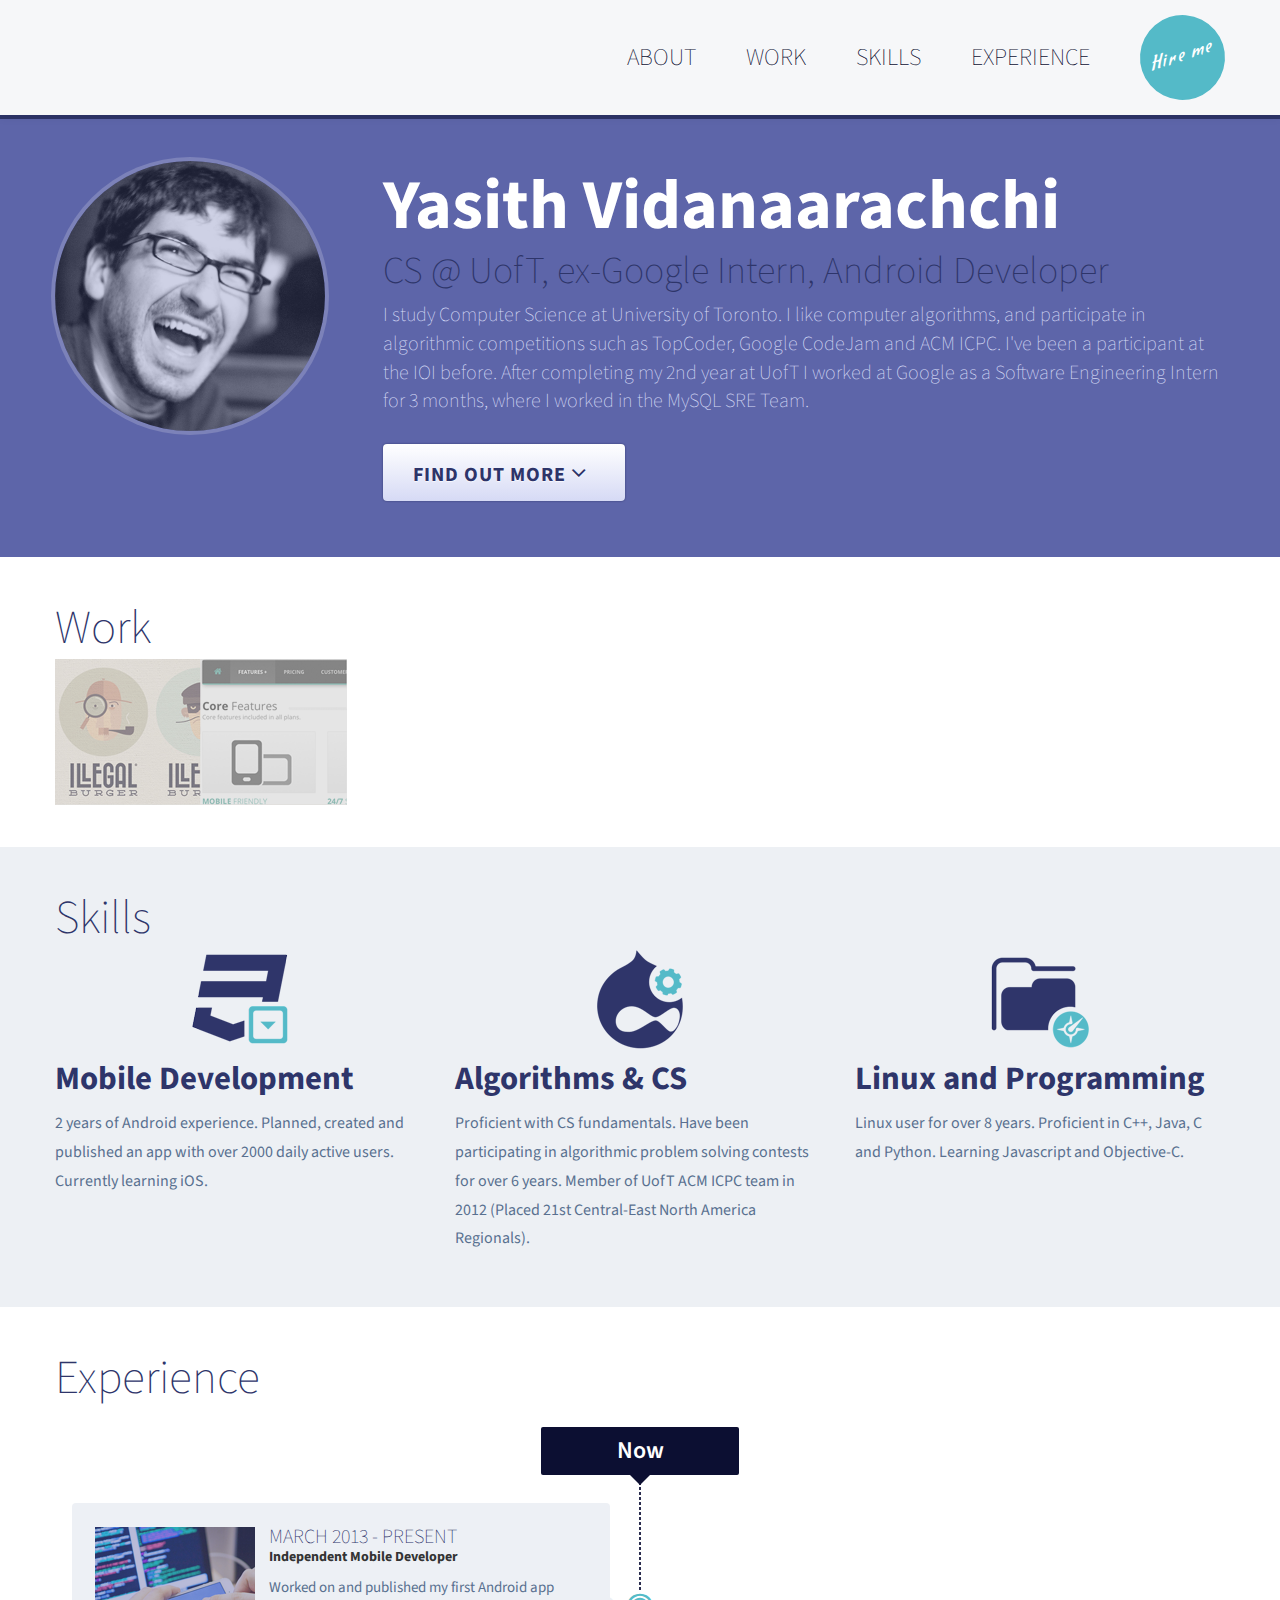
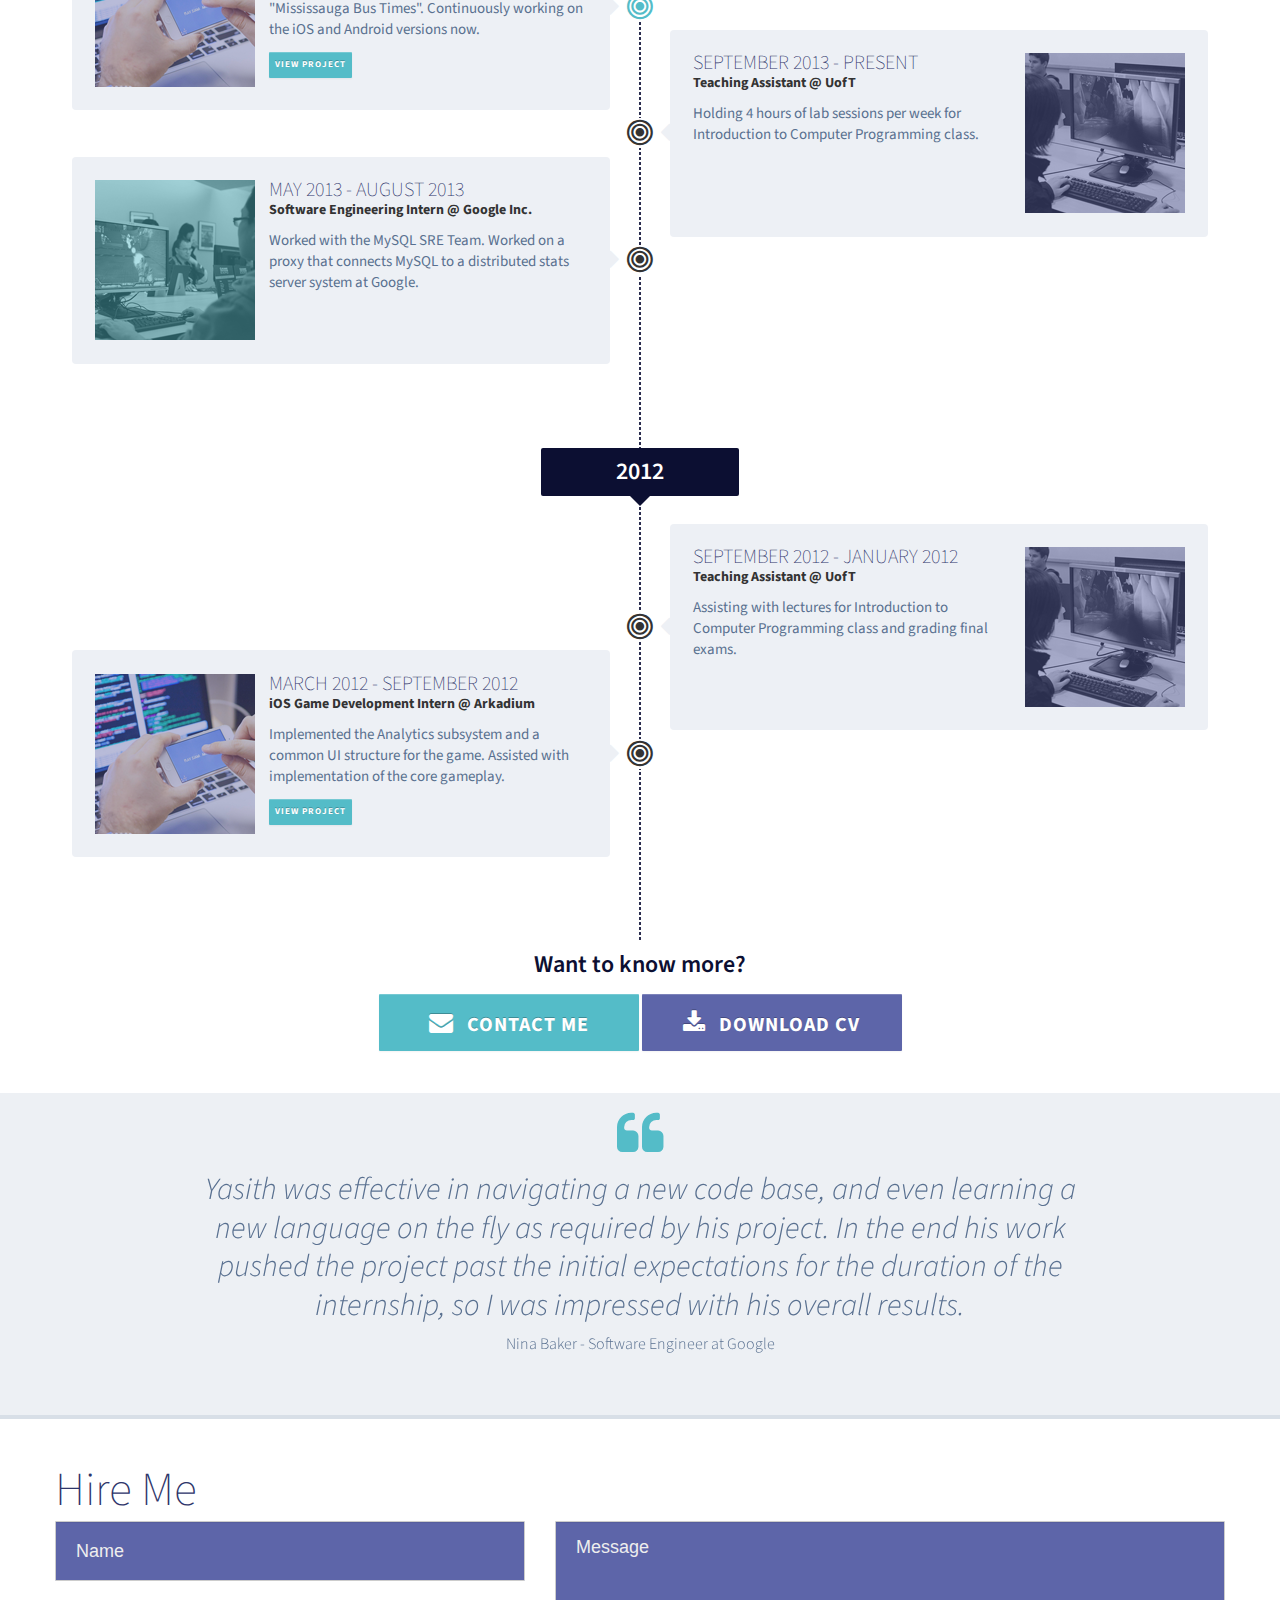
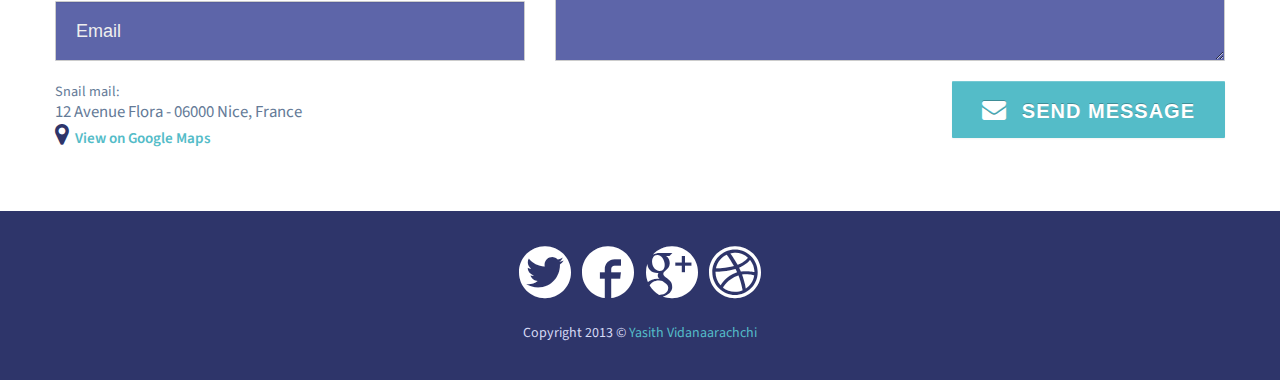
<file: index.html>
<!DOCTYPE html>
<html lang="en"><head><meta http-equiv="Content-Type" content="text/html; charset=UTF-8">
    <meta charset="utf-8">
    <title>Yasith Vidanaarachchi</title>

    <meta name="viewport" content="width=device-width, initial-scale=1.0">

    <!-- @todo: fill with your company info or remove -->
    <meta name="description" content="Personal Website of Yasith Vidanaarachchi. CS Student at UofT, ex-Google Intern, Android Developer">
    <meta name="author" content="Yasith Vidanaarachchi">

    <!-- Bootstrap CSS -->
    <link href="css/bootstrap.css" rel="stylesheet">
    <link href="css/bootstrap-responsive.css" rel="stylesheet">

    <!-- Plugins -->
    <link href="css/font-awesome.min.css" rel="stylesheet">
    <link href="plugins/flexslider/flexslider.css" rel="stylesheet">

    <!-- Theme style -->    
    <link href="css/theme-style.css" rel="stylesheet">

    <!--Your custom colour override - a starter template/example for overriding theme colours -->
    <link href="css/alternative-colour.css" rel="stylesheet">

    <!-- Put all your custom code/overrides here -->    
    <link href="css/custom-style.css" rel="stylesheet">       

    <!-- Le HTML5 shim, for IE6-8 support of HTML5 elements -->
    <!--[if lt IE 9]>
    <script src="js/html5.js"></script>
    <![endif]-->

    <!-- Le fav and touch icons - @todo: fill with your icons or remove -->
    <link rel="shortcut icon" href="img/icons/favicon.png">
    <link rel="apple-touch-icon-precomposed" sizes="114x114" href="img/icons/114x114.png">
    <link rel="apple-touch-icon-precomposed" sizes="72x72" href="img/icons/72x72.png">
    <link rel="apple-touch-icon-precomposed" href="img/icons/default.png">
    <link href='http://fonts.googleapis.com/css?family=Source+Sans+Pro:200,300,400,600,700,900,200italic,300italic,400italic,600italic,700italic,900italic' rel='stylesheet' type='text/css'>
    <link href='http://fonts.googleapis.com/css?family=Condiment' rel='stylesheet' type='text/css'>

    <!--Retina.js plugin - @see: http://retinajs.com/-->
    <script src="plugins/retina/retina.js"></script>      
  </head>

  <body class="has-navbar-fixed-top page-index">

    <!-- @region: Navigation -->
    <div id="navigation" class="wrapper">
      <!-- Branding & Navigation -->
      <!--Main Navigation-->
      <div class="navbar navbar-fixed-top">
        <div class="navbar-inner">
          <div class="container">          

            <!--mobile collapse menu button-->
            <a class="mobile-toggle-trigger"><i class="icon-reorder"></i></a>

            <!--scroll mobile navigation--> 
            <a class="mobile-toggle-trigger scroll-nav" data-js="scroll-show"><i class="icon-reorder"></i></a>

            <!--everything within this div is collapsed on mobile-->
            <div class="mobile-toggle pull-right">

              <!--main navigation-->
              <ul class="nav" id="main-menu">
                <li><a href="#about">About</a></li>
                <li><a href="#work">Work</a></li>
                <li><a href="#skills">Skills</a></li>
                <li><a href="#experience">Experience</a></li>
                <li><a href="#contact" class="stamp">Hire me</a></li>              
              </ul>
            </div><!--/.nav-collapse -->
          </div>
        </div>
      </div>
    </div>

    <!-- @region: Content -->
    <!--scroll-section class must be added to all scrollable sections-->
    <div id="content">
      <section class="scroll-section about block primary" id="about">
      <!-- About text & photo -->
      <div class="container">
        <div class="row-fluid">
          <div class="span3 photo">
            <img src="img/misc/profile.png" alt="My picture" class="img-circle pull-center" />
          </div>
          <div class="span9 details">
            <h2 class="primary-focus">Yasith Vidanaarachchi</h2>
            <h3 class="secondary-focus">CS @ UofT, ex-Google Intern, Android Developer</h3>
            <p>I study Computer Science at University of Toronto. I like computer algorithms, and participate in algorithmic competitions such as TopCoder, Google CodeJam and ACM ICPC. I've been a participant at the IOI before. After completing my 2nd year at UofT I worked at Google as a Software Engineering Intern for 3 months, where I worked in the MySQL SRE Team.</p>
            <div class="margin-top"><a href="#skills" class="btn btn-large btn-primary-grad">Find Out More <i class="icon-angle-down"></i></a></div>
          </div>
        </div>
      </div>
      </section>

      <!--Work-->
      <section class="scroll-section work block" id="work">
      <div class="container">
        <h2>Work</h2>
        <!--Featured item-->
        <section class="flexslider-wrapper container">
        <div class="flexslider" id="full-view" data-slidernav="#work-items" data-transition="slide" data-autostartoff=true>
          <div class="slides">

            <div class="slide row-fluid" data-thumb="img/showcase/thumbs/project1.jpg">
              <div class="span8"><img src="img/showcase/full/project1_large.jpg" alt="Project image" /></div>
              <div class="span4">
                <h3 class="title">Project Name</h3>
                <p>Adipiscing amet ridiculus magna elit scelerisque in? In ut. Aliquam, sed non, nascetur pellentesque tincidunt amet, sit placerat, massa facilisis mattis, sed mauris non nec pellentesque pid egestas et mid, porta mus, tincidunt?</p>
                <a href="#" class="btn btn-primary">View Online <i class="icon-globe"></i></a>
              </div>		      
            </div>

            <div class="slide row-fluid" data-thumb="img/showcase/thumbs/project2.jpg">
              <div class="span8"><img src="img/showcase/full/project2_large.jpg" alt="Project image" /></div>
              <div class="span4">
                <h3 class="title">Project Name</h3>
                <p>Adipiscing amet ridiculus magna elit scelerisque in? In ut. Aliquam, sed non, nascetur pellentesque tincidunt amet, sit placerat, massa facilisis mattis, sed mauris non nec pellentesque pid egestas et mid, porta mus, tincidunt?</p>
                <a href="#" class="btn btn-primary">View Online <i class="icon-globe"></i></a>
              </div>		      
            </div>

          </div>	      
        </div>

        <!--Projects pager-->
        <ul class="items" id="work-items">

          <li class="item pull-center">
          <a href="img/showcase/full/project1_large.jpg">
            <img src="img/showcase/thumbs/project1.jpg" alt="Project 1 image" title="Click to view details" />
          </a>
          </li>

          <li class="item pull-center">
          <a href="img/showcase/full/project2_large.jpg">
            <img src="img/showcase/thumbs/project2.jpg" alt="Project 2 image" title="Click to view details" />
          </a>
          </li>

        </ul>
        </section>  
      </div>
      </section>      

      <!-- Skills-->
      <section class="scroll-section services block gray" id="skills">
      <div class="container">
        <h2>Skills</h2>
        <div class="row-fluid">
          <div class="span4 service"> 
            <i class="service-css3 centered"></i>
            <h3 class="bold">Mobile Development</h3>
            <p>2 years of Android experience. Planned, created and published an app with over 2000 daily active users. Currently learning iOS.</p>
          </div>
          <div class="span4 service">
            <i class="service-drupal centered"></i>
            <h3 class="bold">Algorithms & CS</h3>
            <p>Proficient with CS fundamentals. Have been participating in algorithmic problem solving contests for over 6 years. Member of UofT ACM ICPC team in 2012 (Placed 21st Central-East North America Regionals).</p>
          </div>
          <div class="span4 service">
            <i class="service-pm centered"></i>
            <h3 class="bold">Linux and Programming</h3>
            <p>Linux user for over 8 years. Proficient in C++, Java, C and Python. Learning Javascript and Objective-C.</p>
          </div>
        </div>
      </div>
      </section>		

      <!-- Experience Timeline -->
      <section class="scroll-section experience block" id="experience">
      <div class="container">
        <h2>Experience</h2>

        <!--
        The Timeline:
        - Timeline can be stacked by default by adding .timeline-stacked class to <ul class="timeline">, markers can show downloads by adding .down to <ul class="timeline">
            - Item overlapping can be reset using the .overlap-off class or pulled using the overlap-pull-small & overlap-pull-large or pulled using overlap-push-small & overlap-push-large, default overlap is 60px
            - To highlight the marker of an item add the class highlight to the timeline-item elements
            -->
            <ul class="timeline">
              <!--Year 1 - 2013-->
              <li>
              <h3 class="timeline-breaker">Now</h3>
              <ul>
                <li class="timeline-item highlight">
                <!--Images require class="timeline-item-photo", to float right add right class="timeline-item-photo right"-->
                <img src="img/timeline/photo5.png" class="timeline-item-photo img-bg-primary" alt="timeline photo" />		  
                <h4 class="timeline-item-date">March 2013 - Present</h4>
                <h5 class="timeline-item-role">Independent Mobile Developer</h5>
                <p class="timeline-item-description">Worked on and published my first Android app "Mississauga Bus Times". Continuously working on the iOS and Android versions now.</p>
                <a href="#" class="btn btn-mini btn-primary-light btn-square">View Project</a>
                </li>

                <li class="timeline-item right">
                <!--Images require class="timeline-item-photo", to float right add right class="timeline-item-photo right"-->
                <img src="img/timeline/photo3.png" class="timeline-item-photo right img-bg-primary" alt="timeline photo" />
                <h4 class="timeline-item-date">September 2013 - Present</h4>
                <h5 class="timeline-item-role">Teaching Assistant @ UofT</h5>
                <p class="timeline-item-description">Holding 4 hours of lab sessions per week for Introduction to Computer Programming class.</p>
                </li>

                <li class="timeline-item left">
                <!--Images require class="timeline-item-photo", to float right add right class="timeline-item-photo right"-->
                <img src="img/timeline/photo2.png" class="timeline-item-photo left img-bg-primary-light" alt="timeline photo" />
                <h4 class="timeline-item-date">May 2013 - August 2013</h4>
                <h5 class="timeline-item-role">Software Engineering Intern @ Google Inc.</h5>
                <p class="timeline-item-description">Worked with the MySQL SRE Team. Worked on a proxy that connects MySQL to a distributed stats server system at Google.</p>
                </li>
              </ul>
              </li>

              <!--Year 2 - 2012-->
              <li>
              <h3 class="timeline-breaker">2012</h3>
              <ul>

                <li class="timeline-item right">
                <!--Images require class="timeline-item-photo", to float right add right class="timeline-item-photo right"-->
                <img src="img/timeline/photo3.png" class="timeline-item-photo right img-bg-primary" alt="timeline photo" />
                <h4 class="timeline-item-date">September 2012 - January 2012</h4>
                <h5 class="timeline-item-role">Teaching Assistant @ UofT</h5>
                <p class="timeline-item-description">Assisting with lectures for Introduction to Computer Programming class and grading final exams.</p>
                </li>

                <li class="timeline-item left">
                <!--Images require class="timeline-item-photo", to float right add right class="timeline-item-photo right"-->
                <img src="img/timeline/photo5.png" class="timeline-item-photo img-bg-primary" alt="timeline photo" />		  
                <h4 class="timeline-item-date">March 2012 - September 2012</h4>
                <h5 class="timeline-item-role">iOS Game Development Intern @ Arkadium</h5>
                <p class="timeline-item-description">Implemented the Analytics subsystem and a common UI structure for the game. Assisted with implementation of the core gameplay.</p>
                <a href="#" class="btn btn-mini btn-primary-light btn-square">View Project</a>
                </li>

              </ul>
              </li>

              <!--Timeline end block-->
              <li class="timeline-end">
              <h5 class="timeline-breaker">Want to know more?</h5>
              <a href="#contact" class="btn btn-large btn-primary-light btn-square"><i class="icon-envelope"></i> Contact Me</a> <a href="static/cv.pdf" class="btn btn-large btn-primary btn-square"><i class="icon-download-alt"></i> Download CV</a>
              </li>
            </ul>
          </div>
          </section>

          <!--Customer testimonial -->
          <section class="testimonials" id="testimonials">

          <div class="block thin gray">
            <div class="flexslider-wrapper container">
              <div class="flexslider" data-transition="fade" data-directionnav=false>
                <div class="slides">
                  <blockquote class="slide">
                    <p>
                    Yasith was effective in navigating a new code base, and even learning a new language on the fly as required by his project. In the end his work pushed the project past the initial expectations for the duration of the internship, so I was impressed with his overall results. 
                    <small>Nina Baker - Software Engineer at Google</small>
                    </p>
                  </blockquote>
                </div>
              </div>
            </div>
          </div>
          </section>

          <!--Contact form-->
          <section class="scroll-section contact block" id="contact">
          <div class="container">
            <h2>Hire Me</h2>
            <div class="row-fluid">
              <form id="contact-form" action="#">
                <div class="span5">
                  <input type="text" placeholder="Name" class="input-primary">        
                  <input type="email" placeholder="Email" class="input-primary">
                </div>
                <div class="span7">
                  <textarea rows="4" placeholder="Message"></textarea>
                </div>
                <button type="button" class="btn btn-large btn-primary-light btn-square"><i class="icon-envelope"></i> Send Message</button>
                <address>
                  <small>Snail mail:</small><br />12 Avenue Flora - 06000 Nice, France<br />
                  <a href="https://maps.google.co.uk/maps?f=q&amp;source=s_q&amp;hl=en&amp;geocode=&amp;q=london&amp;aq=&amp;sll=53.800651,-4.064941&amp;sspn=9.494005,20.698242&amp;ie=UTF8&amp;hq=&amp;hnear=London,+United+Kingdom&amp;t=m&amp;ll=51.517075,-0.146084&amp;spn=0.014421,0.062571&amp;z=14&amp;iwloc=A&amp;output=embed"><i class="icon-map-marker"></i>View on Google Maps</a>
                </address> 
              </form>
            </div>
          </div>
          </section>

        </div>

        <!-- @region: Footer -->
        <footer id="footer">
        <div class="container">
          <div class="row-fluid pull-center">
            <div class="social-media">
              <a href="http://twitter.com/tuxv"><i class="icomoon-twitter-3"></i></a>
              <a href="http://facebook.com/yasith"><i class="icomoon-facebook-3"></i></a>
              <a href="http://plus.google.com/105484194603249916109"><i class="icomoon-google-plus-4"></i></a>
              <a href="http://github.com/yasithv"><i class="icomoon-dribbble-3"></i></a>
            </div>
            <p>Copyright 2013 &copy; <a href="http://tuxv.net">Yasith Vidanaarachchi</a></p>
          </div>
        </div>    </footer>

        <!--Scripts -->
        <script src="js/jquery.js"></script>

        <!--Bootstrap Javascript -->
        <script src="js/bootstrap.min.js"></script>

        <!--Plugins -->
        <script src="plugins/flexslider/jquery.flexslider-min.js"></script>
        <script src="plugins/jPanelMenu/jquery.jpanelmenu.min.js"></script>
        <script src="plugins/jRespond/js/jRespond.js"></script>
        <script src="plugins/onePageNav/jquery.scrollTo.js"></script>
        <script src="plugins/onePageNav/jquery.nav.js"></script>

        <!--Custom scripts mainly used to trigger libraries -->
        <script src="js/script.js"></script>
      </body>
    </html>
</file>
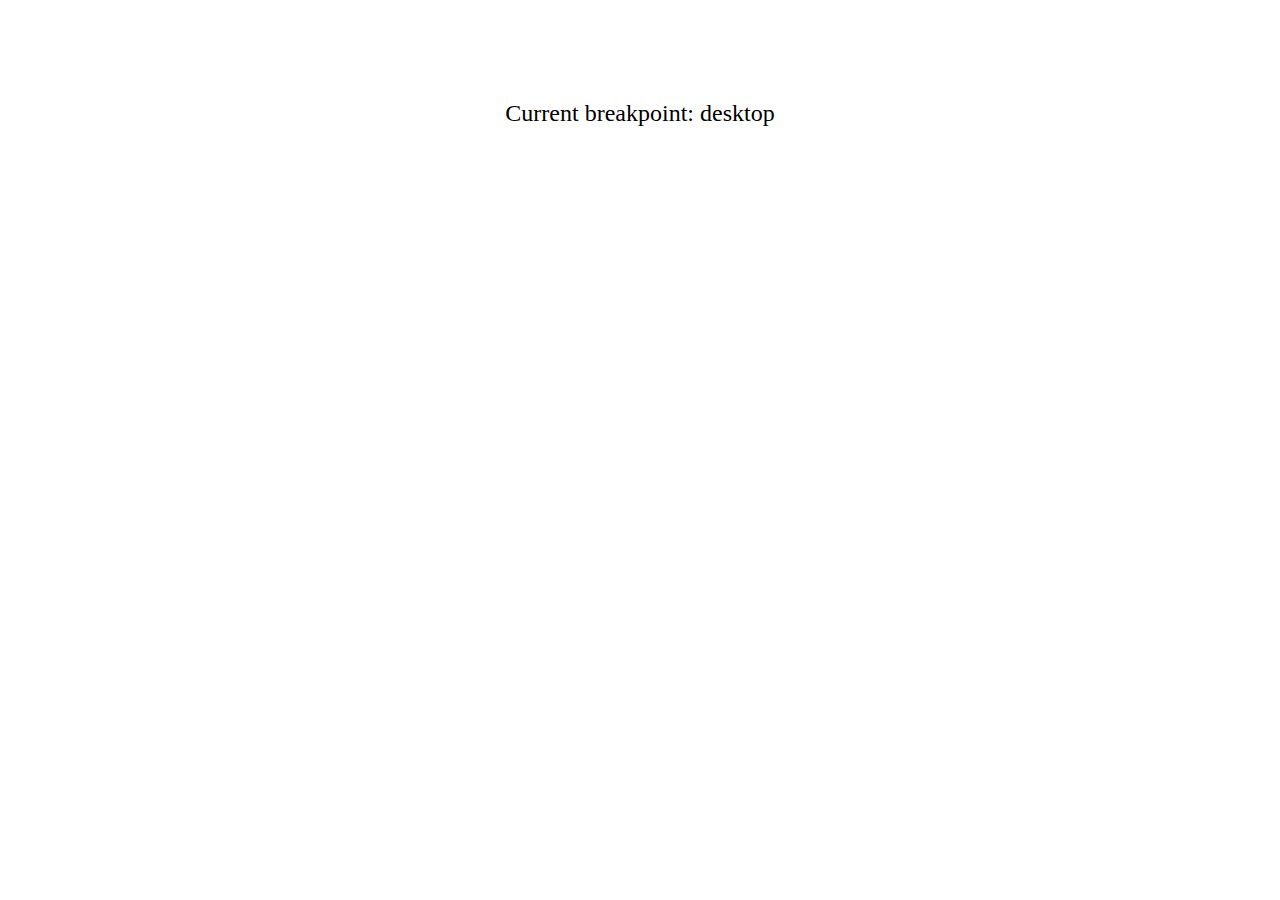
<file: plugins/jRespond/index.html>
<!DOCTYPE html>
<!--[if lt IE 7]> <html class="no-js lt-ie9 lt-ie8 lt-ie7" lang="en"> <![endif]-->
<!--[if IE 7]>    <html class="no-js lt-ie9 lt-ie8" lang="en"> <![endif]-->
<!--[if IE 8]>    <html class="no-js lt-ie9" lang="en"> <![endif]-->
<!--[if gt IE 8]><!--> <html class="no-js" lang="en"> <!--<![endif]-->
<head>
	
	<!-- META -->
	<meta http-equiv="Content-Type" content="text/html; charset=utf-8">
	
	<!-- Force latest IE rendering engine (even in intranet) & Chrome Frame -->
	<meta http-equiv="X-UA-Compatible" content="IE=edge,chrome=1">
	
	<!-- tell mobile browsers to scale -->
	<meta name="viewport" content="width=device-width, initial-scale=1">
	
	<title>jRespond Test Page</title>
	
	<!-- css -->
	<style>
		body {
			background-color: #fff;
			margin: 0;
		}
		#output {
			font-size: 24px;
			margin: 100px 0;
			text-align: center;
		}
	</style>
	
</head>
<body>
	
	<div class="wrapper">
		
		<p id="output"></p>
		
	</div>

	<!-- Javascript -->
	<script src="js/util.js"></script>
	<script src="js/jRespond.js"></script>
	<script>
		
		// call jRespond and add breakpoints
		var jRes = jRespond([
			{
				label: 'handheld',
				enter: 0,
				exit: 767
			},{
				label: 'tablet',
				enter: 768,
				exit: 979
			},{
				label: 'laptop',
				enter: 980,
				exit: 1199
			},{
				label: 'desktop',
				enter: 1200,
				exit: 10000
			}
		]);
		
		// usage
		var outputStr = document.getElementById('output');
		
		jRes.addFunc({
			breakpoint: 'desktop',
			enter: function() {
				console.log('>>> run this for the DESKTOP breakpoint <<<');
				outputStr.innerHTML = 'Current breakpoint: desktop';
			},
			exit: function() {
				console.log('<<< destroy this when exiting the DESKTOP breakpoint >>>');
			}
		});
		
		jRes.addFunc({
			breakpoint: ['laptop','tablet'],
			enter: function() {
				console.log('>>> run this for the LAPTOP/TABLET breakpoint <<<');
			},
			exit: function() {
				console.log('<<< destroy this when exiting the LAPTOP/TABLET breakpoint >>>');
			}
		});
		
		jRes.addFunc({
			breakpoint: 'laptop',
			enter: function() {
				outputStr.innerHTML = 'Current breakpoint: laptop';
			}
		});
		
		jRes.addFunc({
			breakpoint: 'tablet',
			enter: function() {
				outputStr.innerHTML = 'Current breakpoint: tablet';
			}
		});
		
		jRes.addFunc({
			breakpoint: 'handheld',
			enter: function() {
				console.log('>>> run this for the HANDHELD breakpoint <<<');
				outputStr.innerHTML = 'Current breakpoint: handheld';
			},
			exit: function() {
				console.log('<<< destroy this when exiting the HANDHELD breakpoint >>>');
			}
		});
		
		jRes.addFunc({
			breakpoint: '*',
			enter: function() {
				console.log('>>> run this when entering EVERY breakpoint <<<');
			},
			exit: function() {
				console.log('<<< run this when exiting EVERY breakpoint >>>');
			}
		});
	</script>

</body>
</html>
</file>
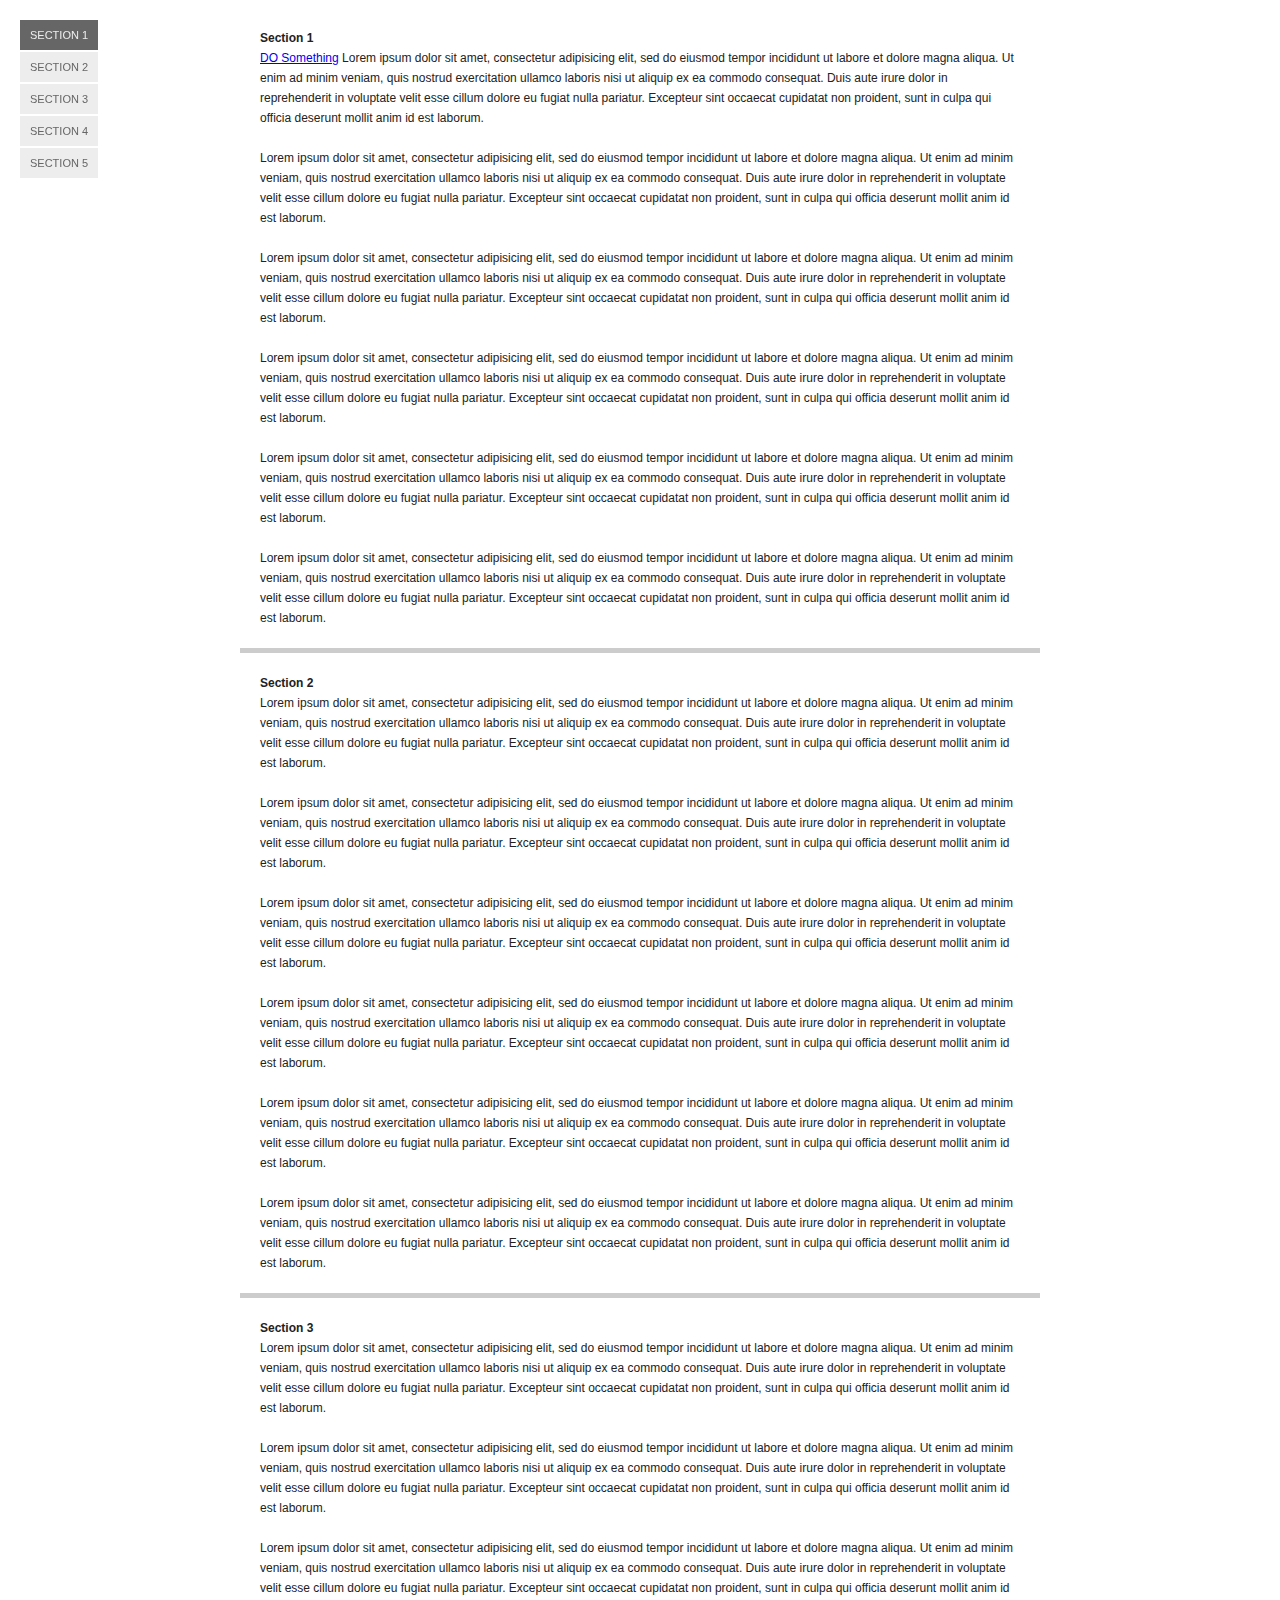
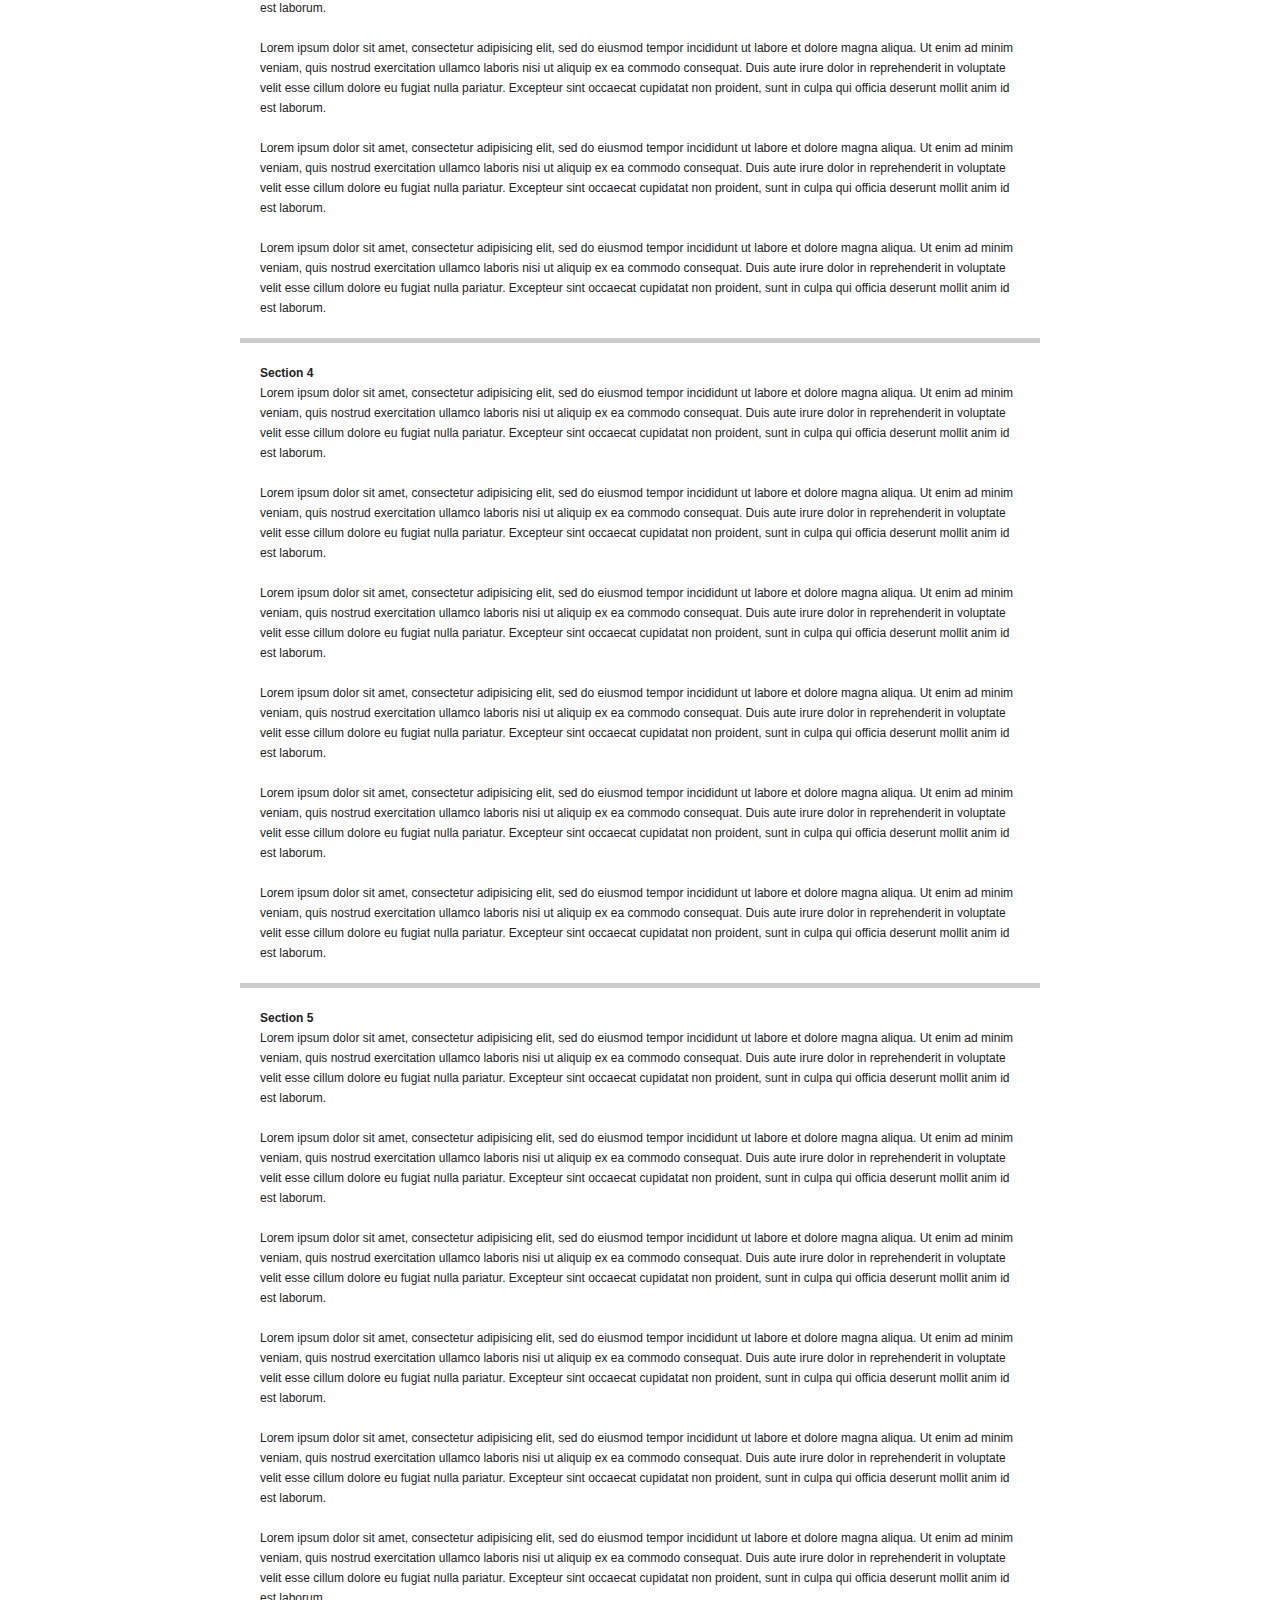
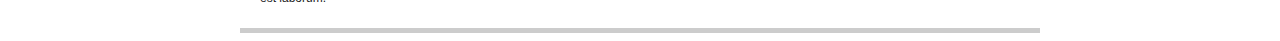
<file: plugins/onePageNav/index.htm>
<!DOCTYPE html>
<html>
<head>
<meta charset="utf-8" />
<title>jQuery One Page Nav</title>
<style>
body {
	color: #222;
	font: 12px/20px Helvetica, Arial, sans-serif;
}
p,
ul {
	margin: 0;
	padding: 0;
}
p {
	margin-bottom: 20px;
}
#nav {
	left: 20px;
	list-style: none;
	position: fixed;
	top: 20px;
}
#nav li {
	margin-bottom: 2px;
}
#nav a {
	background: #ededed;
	color: #666;
	display: block;
	font-size: 11px;
	padding: 5px 10px;
	text-decoration: none;
	text-transform: uppercase;
}
#nav a:hover {
	background: #dedede;
}
#nav .current a {
	background: #666;
	color: #ededed;
}
.current {
	background: red;
}
#container {
	margin: 0 auto;
	width: 800px;
}
.section {
	border-bottom: 5px solid #ccc;
	padding: 20px;
}
.section p:last-child {
	margin-bottom: 0;
}
</style>
</head>

<body>
<ul id="nav">
	<li class="current"><a href="#section-1">Section 1</a></li>
	<li><a href="#section-2">Section 2</a></li>
	<li><a href="#section-3">Section 3</a></li>
	<li><a href="#section-4">Section 4</a></li>
	<li><a href="#section-5">Section 5</a></li>
</ul>

<div id="container">
	<div class="section" id="section-1">
		<strong>Section 1</strong>
		<p><a href="#" class="do">DO Something</a> Lorem ipsum dolor sit amet, consectetur adipisicing elit, sed do eiusmod tempor incididunt ut labore et dolore magna aliqua. Ut enim ad minim veniam, quis nostrud exercitation ullamco laboris nisi ut aliquip ex ea commodo consequat. Duis aute irure dolor in reprehenderit in voluptate velit esse cillum dolore eu fugiat nulla pariatur. Excepteur sint occaecat cupidatat non proident, sunt in culpa qui officia deserunt mollit anim id est laborum.</p>
		<p>Lorem ipsum dolor sit amet, consectetur adipisicing elit, sed do eiusmod tempor incididunt ut labore et dolore magna aliqua. Ut enim ad minim veniam, quis nostrud exercitation ullamco laboris nisi ut aliquip ex ea commodo consequat. Duis aute irure dolor in reprehenderit in voluptate velit esse cillum dolore eu fugiat nulla pariatur. Excepteur sint occaecat cupidatat non proident, sunt in culpa qui officia deserunt mollit anim id est laborum.</p>
		<p>Lorem ipsum dolor sit amet, consectetur adipisicing elit, sed do eiusmod tempor incididunt ut labore et dolore magna aliqua. Ut enim ad minim veniam, quis nostrud exercitation ullamco laboris nisi ut aliquip ex ea commodo consequat. Duis aute irure dolor in reprehenderit in voluptate velit esse cillum dolore eu fugiat nulla pariatur. Excepteur sint occaecat cupidatat non proident, sunt in culpa qui officia deserunt mollit anim id est laborum.</p>
		<p>Lorem ipsum dolor sit amet, consectetur adipisicing elit, sed do eiusmod tempor incididunt ut labore et dolore magna aliqua. Ut enim ad minim veniam, quis nostrud exercitation ullamco laboris nisi ut aliquip ex ea commodo consequat. Duis aute irure dolor in reprehenderit in voluptate velit esse cillum dolore eu fugiat nulla pariatur. Excepteur sint occaecat cupidatat non proident, sunt in culpa qui officia deserunt mollit anim id est laborum.</p>
		<p>Lorem ipsum dolor sit amet, consectetur adipisicing elit, sed do eiusmod tempor incididunt ut labore et dolore magna aliqua. Ut enim ad minim veniam, quis nostrud exercitation ullamco laboris nisi ut aliquip ex ea commodo consequat. Duis aute irure dolor in reprehenderit in voluptate velit esse cillum dolore eu fugiat nulla pariatur. Excepteur sint occaecat cupidatat non proident, sunt in culpa qui officia deserunt mollit anim id est laborum.</p>
		<p>Lorem ipsum dolor sit amet, consectetur adipisicing elit, sed do eiusmod tempor incididunt ut labore et dolore magna aliqua. Ut enim ad minim veniam, quis nostrud exercitation ullamco laboris nisi ut aliquip ex ea commodo consequat. Duis aute irure dolor in reprehenderit in voluptate velit esse cillum dolore eu fugiat nulla pariatur. Excepteur sint occaecat cupidatat non proident, sunt in culpa qui officia deserunt mollit anim id est laborum.</p>
	</div>

	<div class="section" id="section-2">
		<strong>Section 2</strong>
		<p>Lorem ipsum dolor sit amet, consectetur adipisicing elit, sed do eiusmod tempor incididunt ut labore et dolore magna aliqua. Ut enim ad minim veniam, quis nostrud exercitation ullamco laboris nisi ut aliquip ex ea commodo consequat. Duis aute irure dolor in reprehenderit in voluptate velit esse cillum dolore eu fugiat nulla pariatur. Excepteur sint occaecat cupidatat non proident, sunt in culpa qui officia deserunt mollit anim id est laborum.</p>
		<p>Lorem ipsum dolor sit amet, consectetur adipisicing elit, sed do eiusmod tempor incididunt ut labore et dolore magna aliqua. Ut enim ad minim veniam, quis nostrud exercitation ullamco laboris nisi ut aliquip ex ea commodo consequat. Duis aute irure dolor in reprehenderit in voluptate velit esse cillum dolore eu fugiat nulla pariatur. Excepteur sint occaecat cupidatat non proident, sunt in culpa qui officia deserunt mollit anim id est laborum.</p>
		<p>Lorem ipsum dolor sit amet, consectetur adipisicing elit, sed do eiusmod tempor incididunt ut labore et dolore magna aliqua. Ut enim ad minim veniam, quis nostrud exercitation ullamco laboris nisi ut aliquip ex ea commodo consequat. Duis aute irure dolor in reprehenderit in voluptate velit esse cillum dolore eu fugiat nulla pariatur. Excepteur sint occaecat cupidatat non proident, sunt in culpa qui officia deserunt mollit anim id est laborum.</p>
		<p>Lorem ipsum dolor sit amet, consectetur adipisicing elit, sed do eiusmod tempor incididunt ut labore et dolore magna aliqua. Ut enim ad minim veniam, quis nostrud exercitation ullamco laboris nisi ut aliquip ex ea commodo consequat. Duis aute irure dolor in reprehenderit in voluptate velit esse cillum dolore eu fugiat nulla pariatur. Excepteur sint occaecat cupidatat non proident, sunt in culpa qui officia deserunt mollit anim id est laborum.</p>
		<p>Lorem ipsum dolor sit amet, consectetur adipisicing elit, sed do eiusmod tempor incididunt ut labore et dolore magna aliqua. Ut enim ad minim veniam, quis nostrud exercitation ullamco laboris nisi ut aliquip ex ea commodo consequat. Duis aute irure dolor in reprehenderit in voluptate velit esse cillum dolore eu fugiat nulla pariatur. Excepteur sint occaecat cupidatat non proident, sunt in culpa qui officia deserunt mollit anim id est laborum.</p>
		<p>Lorem ipsum dolor sit amet, consectetur adipisicing elit, sed do eiusmod tempor incididunt ut labore et dolore magna aliqua. Ut enim ad minim veniam, quis nostrud exercitation ullamco laboris nisi ut aliquip ex ea commodo consequat. Duis aute irure dolor in reprehenderit in voluptate velit esse cillum dolore eu fugiat nulla pariatur. Excepteur sint occaecat cupidatat non proident, sunt in culpa qui officia deserunt mollit anim id est laborum.</p>
	</div>

	<div class="section" id="section-3">
		<strong>Section 3</strong>
		<p>Lorem ipsum dolor sit amet, consectetur adipisicing elit, sed do eiusmod tempor incididunt ut labore et dolore magna aliqua. Ut enim ad minim veniam, quis nostrud exercitation ullamco laboris nisi ut aliquip ex ea commodo consequat. Duis aute irure dolor in reprehenderit in voluptate velit esse cillum dolore eu fugiat nulla pariatur. Excepteur sint occaecat cupidatat non proident, sunt in culpa qui officia deserunt mollit anim id est laborum.</p>
		<p>Lorem ipsum dolor sit amet, consectetur adipisicing elit, sed do eiusmod tempor incididunt ut labore et dolore magna aliqua. Ut enim ad minim veniam, quis nostrud exercitation ullamco laboris nisi ut aliquip ex ea commodo consequat. Duis aute irure dolor in reprehenderit in voluptate velit esse cillum dolore eu fugiat nulla pariatur. Excepteur sint occaecat cupidatat non proident, sunt in culpa qui officia deserunt mollit anim id est laborum.</p>
		<p>Lorem ipsum dolor sit amet, consectetur adipisicing elit, sed do eiusmod tempor incididunt ut labore et dolore magna aliqua. Ut enim ad minim veniam, quis nostrud exercitation ullamco laboris nisi ut aliquip ex ea commodo consequat. Duis aute irure dolor in reprehenderit in voluptate velit esse cillum dolore eu fugiat nulla pariatur. Excepteur sint occaecat cupidatat non proident, sunt in culpa qui officia deserunt mollit anim id est laborum.</p>
		<p>Lorem ipsum dolor sit amet, consectetur adipisicing elit, sed do eiusmod tempor incididunt ut labore et dolore magna aliqua. Ut enim ad minim veniam, quis nostrud exercitation ullamco laboris nisi ut aliquip ex ea commodo consequat. Duis aute irure dolor in reprehenderit in voluptate velit esse cillum dolore eu fugiat nulla pariatur. Excepteur sint occaecat cupidatat non proident, sunt in culpa qui officia deserunt mollit anim id est laborum.</p>
		<p>Lorem ipsum dolor sit amet, consectetur adipisicing elit, sed do eiusmod tempor incididunt ut labore et dolore magna aliqua. Ut enim ad minim veniam, quis nostrud exercitation ullamco laboris nisi ut aliquip ex ea commodo consequat. Duis aute irure dolor in reprehenderit in voluptate velit esse cillum dolore eu fugiat nulla pariatur. Excepteur sint occaecat cupidatat non proident, sunt in culpa qui officia deserunt mollit anim id est laborum.</p>
		<p>Lorem ipsum dolor sit amet, consectetur adipisicing elit, sed do eiusmod tempor incididunt ut labore et dolore magna aliqua. Ut enim ad minim veniam, quis nostrud exercitation ullamco laboris nisi ut aliquip ex ea commodo consequat. Duis aute irure dolor in reprehenderit in voluptate velit esse cillum dolore eu fugiat nulla pariatur. Excepteur sint occaecat cupidatat non proident, sunt in culpa qui officia deserunt mollit anim id est laborum.</p>
	</div>

	<div class="section" id="section-4">
		<strong>Section 4</strong>
		<p>Lorem ipsum dolor sit amet, consectetur adipisicing elit, sed do eiusmod tempor incididunt ut labore et dolore magna aliqua. Ut enim ad minim veniam, quis nostrud exercitation ullamco laboris nisi ut aliquip ex ea commodo consequat. Duis aute irure dolor in reprehenderit in voluptate velit esse cillum dolore eu fugiat nulla pariatur. Excepteur sint occaecat cupidatat non proident, sunt in culpa qui officia deserunt mollit anim id est laborum.</p>
		<p>Lorem ipsum dolor sit amet, consectetur adipisicing elit, sed do eiusmod tempor incididunt ut labore et dolore magna aliqua. Ut enim ad minim veniam, quis nostrud exercitation ullamco laboris nisi ut aliquip ex ea commodo consequat. Duis aute irure dolor in reprehenderit in voluptate velit esse cillum dolore eu fugiat nulla pariatur. Excepteur sint occaecat cupidatat non proident, sunt in culpa qui officia deserunt mollit anim id est laborum.</p>
		<p>Lorem ipsum dolor sit amet, consectetur adipisicing elit, sed do eiusmod tempor incididunt ut labore et dolore magna aliqua. Ut enim ad minim veniam, quis nostrud exercitation ullamco laboris nisi ut aliquip ex ea commodo consequat. Duis aute irure dolor in reprehenderit in voluptate velit esse cillum dolore eu fugiat nulla pariatur. Excepteur sint occaecat cupidatat non proident, sunt in culpa qui officia deserunt mollit anim id est laborum.</p>
		<p>Lorem ipsum dolor sit amet, consectetur adipisicing elit, sed do eiusmod tempor incididunt ut labore et dolore magna aliqua. Ut enim ad minim veniam, quis nostrud exercitation ullamco laboris nisi ut aliquip ex ea commodo consequat. Duis aute irure dolor in reprehenderit in voluptate velit esse cillum dolore eu fugiat nulla pariatur. Excepteur sint occaecat cupidatat non proident, sunt in culpa qui officia deserunt mollit anim id est laborum.</p>
		<p>Lorem ipsum dolor sit amet, consectetur adipisicing elit, sed do eiusmod tempor incididunt ut labore et dolore magna aliqua. Ut enim ad minim veniam, quis nostrud exercitation ullamco laboris nisi ut aliquip ex ea commodo consequat. Duis aute irure dolor in reprehenderit in voluptate velit esse cillum dolore eu fugiat nulla pariatur. Excepteur sint occaecat cupidatat non proident, sunt in culpa qui officia deserunt mollit anim id est laborum.</p>
		<p>Lorem ipsum dolor sit amet, consectetur adipisicing elit, sed do eiusmod tempor incididunt ut labore et dolore magna aliqua. Ut enim ad minim veniam, quis nostrud exercitation ullamco laboris nisi ut aliquip ex ea commodo consequat. Duis aute irure dolor in reprehenderit in voluptate velit esse cillum dolore eu fugiat nulla pariatur. Excepteur sint occaecat cupidatat non proident, sunt in culpa qui officia deserunt mollit anim id est laborum.</p>
	</div>

	<div class="section" id="section-5">
		<strong>Section 5</strong>
		<p>Lorem ipsum dolor sit amet, consectetur adipisicing elit, sed do eiusmod tempor incididunt ut labore et dolore magna aliqua. Ut enim ad minim veniam, quis nostrud exercitation ullamco laboris nisi ut aliquip ex ea commodo consequat. Duis aute irure dolor in reprehenderit in voluptate velit esse cillum dolore eu fugiat nulla pariatur. Excepteur sint occaecat cupidatat non proident, sunt in culpa qui officia deserunt mollit anim id est laborum.</p>
		<p>Lorem ipsum dolor sit amet, consectetur adipisicing elit, sed do eiusmod tempor incididunt ut labore et dolore magna aliqua. Ut enim ad minim veniam, quis nostrud exercitation ullamco laboris nisi ut aliquip ex ea commodo consequat. Duis aute irure dolor in reprehenderit in voluptate velit esse cillum dolore eu fugiat nulla pariatur. Excepteur sint occaecat cupidatat non proident, sunt in culpa qui officia deserunt mollit anim id est laborum.</p>
		<p>Lorem ipsum dolor sit amet, consectetur adipisicing elit, sed do eiusmod tempor incididunt ut labore et dolore magna aliqua. Ut enim ad minim veniam, quis nostrud exercitation ullamco laboris nisi ut aliquip ex ea commodo consequat. Duis aute irure dolor in reprehenderit in voluptate velit esse cillum dolore eu fugiat nulla pariatur. Excepteur sint occaecat cupidatat non proident, sunt in culpa qui officia deserunt mollit anim id est laborum.</p>
		<p>Lorem ipsum dolor sit amet, consectetur adipisicing elit, sed do eiusmod tempor incididunt ut labore et dolore magna aliqua. Ut enim ad minim veniam, quis nostrud exercitation ullamco laboris nisi ut aliquip ex ea commodo consequat. Duis aute irure dolor in reprehenderit in voluptate velit esse cillum dolore eu fugiat nulla pariatur. Excepteur sint occaecat cupidatat non proident, sunt in culpa qui officia deserunt mollit anim id est laborum.</p>
		<p>Lorem ipsum dolor sit amet, consectetur adipisicing elit, sed do eiusmod tempor incididunt ut labore et dolore magna aliqua. Ut enim ad minim veniam, quis nostrud exercitation ullamco laboris nisi ut aliquip ex ea commodo consequat. Duis aute irure dolor in reprehenderit in voluptate velit esse cillum dolore eu fugiat nulla pariatur. Excepteur sint occaecat cupidatat non proident, sunt in culpa qui officia deserunt mollit anim id est laborum.</p>
		<p>Lorem ipsum dolor sit amet, consectetur adipisicing elit, sed do eiusmod tempor incididunt ut labore et dolore magna aliqua. Ut enim ad minim veniam, quis nostrud exercitation ullamco laboris nisi ut aliquip ex ea commodo consequat. Duis aute irure dolor in reprehenderit in voluptate velit esse cillum dolore eu fugiat nulla pariatur. Excepteur sint occaecat cupidatat non proident, sunt in culpa qui officia deserunt mollit anim id est laborum.</p>
	</div>
</div>

<script src="jquery.js"></script>
<script src="jquery.scrollTo.js"></script>
<script src="jquery.nav.js"></script>
<script>
$(document).ready(function() {
	$('#nav').onePageNav({
		begin: function() {
		console.log('start')
		},
		end: function() {
		console.log('stop')
		}
	});
	
	$('.do').click(function(e) {
		$('#section-4').append('<p>Lorem ipsum dolor sit amet, consectetur adipisicing elit, sed do eiusmod tempor incididunt ut labore et dolore magna aliqua. Ut enim ad minim veniam, quis nostrud exercitation ullamco laboris nisi ut aliquip ex ea commodo consequat. Duis aute irure dolor in reprehenderit in voluptate velit esse cillum dolore eu fugiat nulla pariatur. Excepteur sint occaecat cupidatat non proident, sunt in culpa qui officia deserunt mollit anim id est laborum.</p><p>Lorem ipsum dolor sit amet, consectetur adipisicing elit, sed do eiusmod tempor incididunt ut labore et dolore magna aliqua. Ut enim ad minim veniam, quis nostrud exercitation ullamco laboris nisi ut aliquip ex ea commodo consequat. Duis aute irure dolor in reprehenderit in voluptate velit esse cillum dolore eu fugiat nulla pariatur. Excepteur sint occaecat cupidatat non proident, sunt in culpa qui officia deserunt mollit anim id est laborum.</p><p>Lorem ipsum dolor sit amet, consectetur adipisicing elit, sed do eiusmod tempor incididunt ut labore et dolore magna aliqua. Ut enim ad minim veniam, quis nostrud exercitation ullamco laboris nisi ut aliquip ex ea commodo consequat. Duis aute irure dolor in reprehenderit in voluptate velit esse cillum dolore eu fugiat nulla pariatur. Excepteur sint occaecat cupidatat non proident, sunt in culpa qui officia deserunt mollit anim id est laborum.</p>');
		e.preventDefault();
	});
	
});
</script>
</body>
</html>
</file>
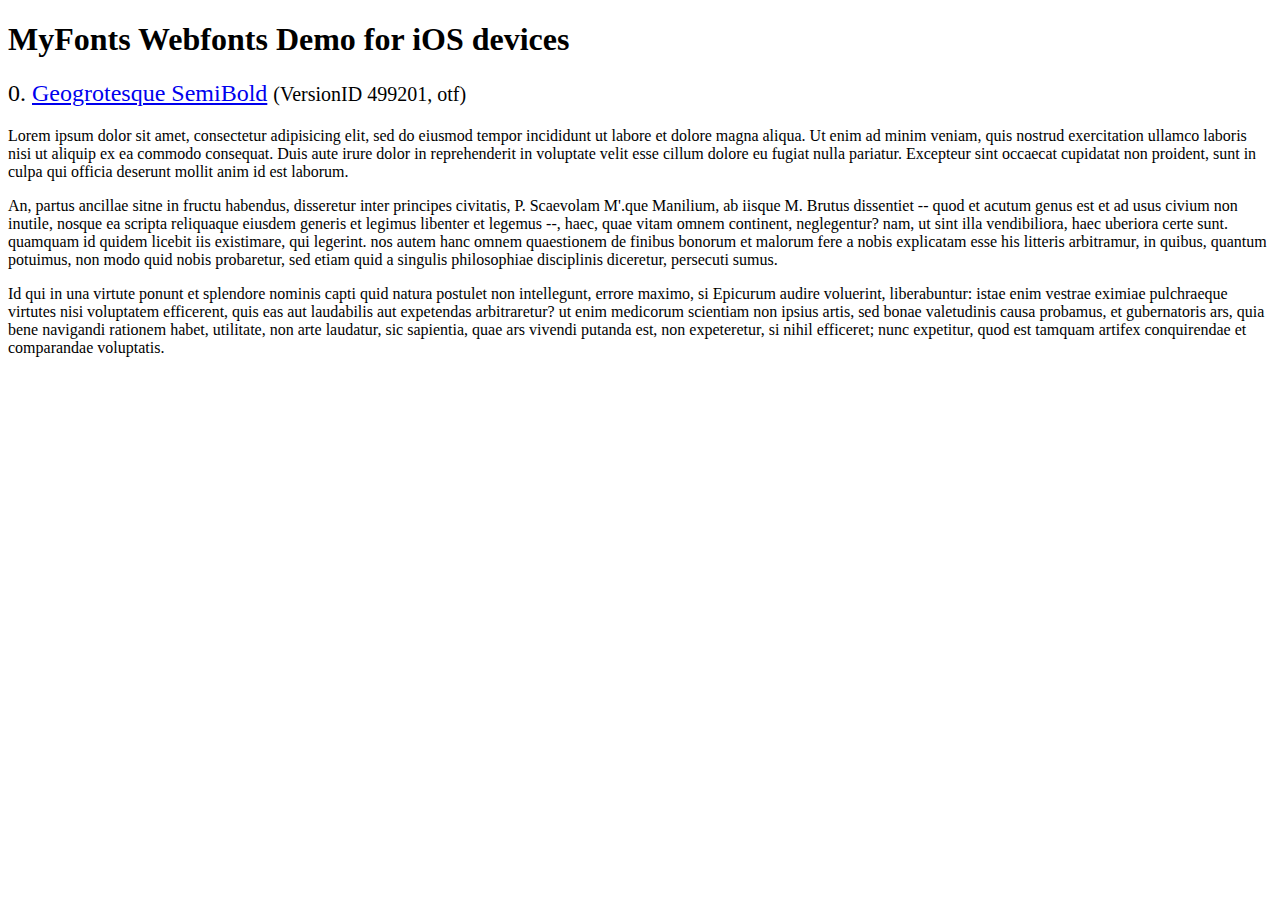
<file: plugins/flexslider/demo/fonts/webfonts/geo-semibold/svg/index.html>
<!DOCTYPE html>
<html>
<head>
<title>MyFonts Webfonts Demo for iOS devices</title>
<meta http-equiv="content-type" content="text/html; charset=utf-8" />

<style type="text/css" media="all">

	h2 {
		 font-weight:normal;
	}

		
	@font-face {
		font-family:"Geogrotesque-SemiBold";
		src:url("style_169898.svg#Geogrotesque-SemiBold") format("svg");
	}
	
	.webfont_0 {
		font-family: Geogrotesque-SemiBold;
	}
		
</style>

</head>

<body>

<h1>MyFonts Webfonts Demo for iOS devices</h1>


<h2>0. <span class='webfont_0'><a href='http://new.myfonts.com/search/style::169898/'>Geogrotesque SemiBold</a></span>
<small>(VersionID 499201, otf)</small>
</h2>

<p class='webfont_0'>Lorem ipsum dolor sit amet, consectetur adipisicing elit, sed do eiusmod tempor incididunt ut labore et dolore magna aliqua. Ut enim ad minim veniam, quis nostrud exercitation ullamco laboris nisi ut aliquip ex ea commodo consequat. Duis aute irure dolor in reprehenderit in voluptate velit esse cillum dolore eu fugiat nulla pariatur. Excepteur sint occaecat cupidatat non proident, sunt in culpa qui officia deserunt mollit anim id est laborum.</p>

<p class='webfont_0'>An, partus ancillae sitne in fructu habendus, disseretur inter principes civitatis, P. Scaevolam M'.que Manilium, ab iisque M. Brutus dissentiet -- quod et acutum genus est et ad usus civium non inutile, nosque ea scripta reliquaque eiusdem generis et legimus libenter et legemus --, haec, quae vitam omnem continent, neglegentur? nam, ut sint illa vendibiliora, haec uberiora certe sunt. quamquam id quidem licebit iis existimare, qui legerint. nos autem hanc omnem quaestionem de finibus bonorum et malorum fere a nobis explicatam esse his litteris arbitramur, in quibus, quantum potuimus, non modo quid nobis probaretur, sed etiam quid a singulis philosophiae disciplinis diceretur, persecuti sumus.</p>

<p class='webfont_0'>Id qui in una virtute ponunt et splendore nominis capti quid natura postulet non intellegunt, errore maximo, si Epicurum audire voluerint, liberabuntur: istae enim vestrae eximiae pulchraeque virtutes nisi voluptatem efficerent, quis eas aut laudabilis aut expetendas arbitraretur? ut enim medicorum scientiam non ipsius artis, sed bonae valetudinis causa probamus, et gubernatoris ars, quia bene navigandi rationem habet, utilitate, non arte laudatur, sic sapientia, quae ars vivendi putanda est, non expeteretur, si nihil efficeret; nunc expetitur, quod est tamquam artifex conquirendae et comparandae voluptatis.</p>




</body>
</html>
</file>
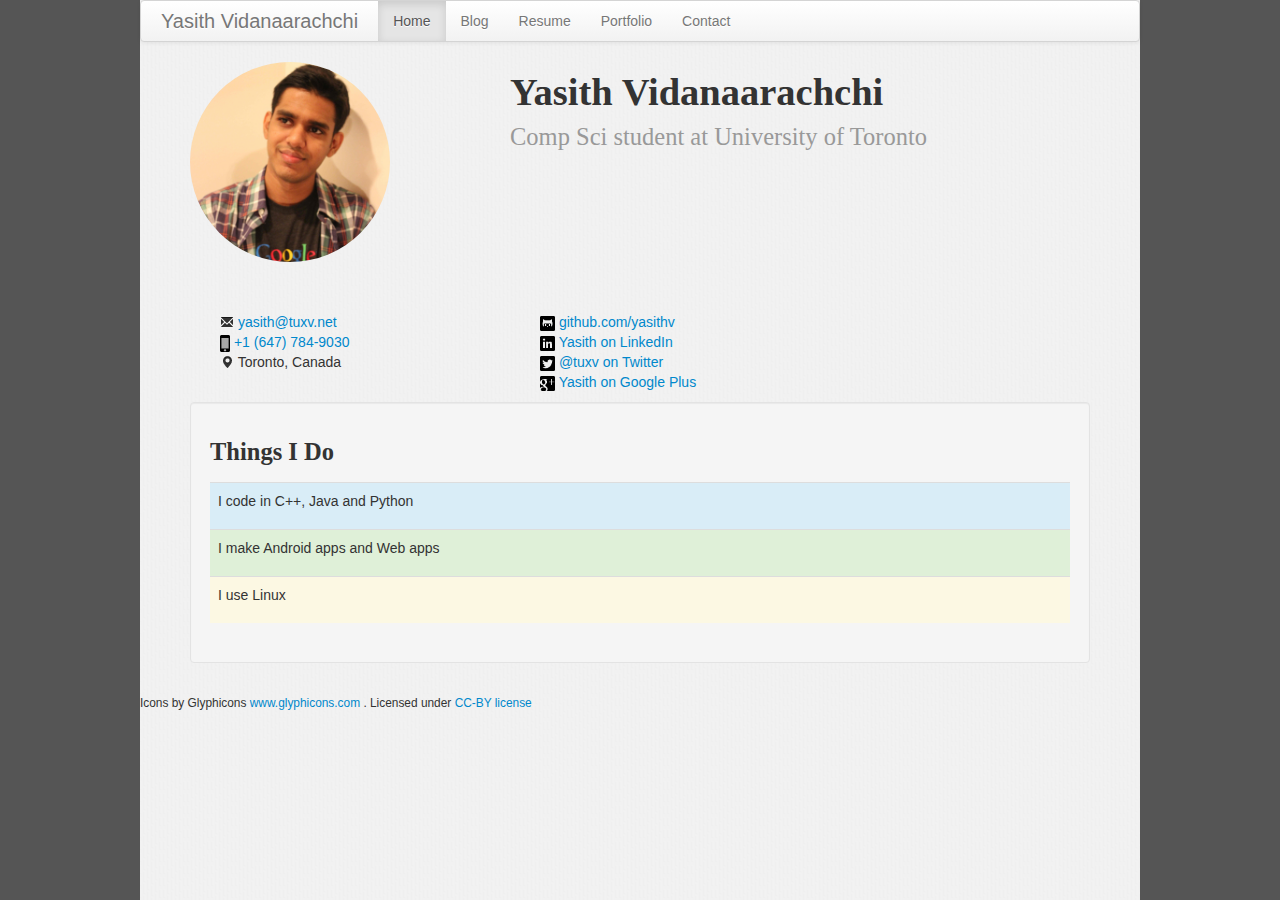
<file: home.html>
<!DOCTYPE HTML>
<html>

<head>
  <title>Yasith Vidanaarachchi</title>

  <meta name="viewport" content="width=device-width, initial-scale=1.0">

  <!--Bootstrap-->
  <link href="bootstrap/css/bootstrap.min.css" rel="stylesheet" media="screen">

  <!--Our custom CSS-->
  <link href="styles/custom.css" rel="stylesheet" media="screen">
  <link href="styles/home.css" rel="stylesheet" media="screen">
  
</head>

<body>

  <!--Navbar-->

  <div class="navbar">

    <div class="navbar-inner">
      <a class="brand" href="#"> Yasith Vidanaarachchi </a>  
      <ul class="nav">
        <li class="active"> <a href="#">Home</a> </li>
        <li><a href="/blog"> Blog </a> </lic>
        <li><a href="/resume"> Resume </a> </lic>
        <li><a href="/portfolio"> Portfolio </a> </lic>
        <li><a href="/contact"> Contact </a> </lic>
      </ul>
    </div>
  </div>

  <!--Portrait, Name and title-->
  <div class="row portrait">
    <div class="span4">
      <img src="img/yasith.jpg" class="img-circle"  width="200", height="200">
    </div>

    <div class="span8">
        <h1>Yasith Vidanaarachchi <br>
          <small>Comp Sci student at University of Toronto </small>
        </h1>
    </div>
  </div>


  <!--Contact Details and Website Profiles-->

  <div class="row profiles" >

    <!--Contact Details and Location-->
    <div class="span1"> </div>
    <div class="span4">
      <p>

        <!--Email-->
        <i class="icon-envelope"></i>
        <a href="mailto:yasith@tuxv.net">
          yasith@tuxv.net 
        </a> 
      
        <br>
      
        <!--Phone Number-->
        <img src="img/glyphicons/glyphicons_phone.png" width="10" height="10"> 
        <a href="tel://1-647-784-9030">+1 (647) 784-9030</a>
      
        <br>

        <!--Location-->
        <i class="icon-map-marker"> </i>
        Toronto, Canada <br>

      </p>
    </div>

    <!--Profiles on the web-->
    <div class="span6">
      <p>

      <!--Github-->
      <img src="img/glyphicons/glyphicons_github.png" width="15" height="15">
      <a href="http://github.com/yasithv">github.com/yasithv</a>
      
      <br>

      <!--LinkedIn-->
      <img src="img/glyphicons/glyphicons_linked_in.png" width="15" height="15">
      <a href="http://ca.linkedin.com/in/yasithv/">Yasith on LinkedIn</a>
      
      <br>

      <!--Twitter-->
      <img src="img/glyphicons/glyphicons_twitter.png" width="15" height="15">
      <a href="http://twitter.com/tuxv">@tuxv on Twitter</a>

      <br>

      <!--Google Plus-->
      <img src="img/glyphicons/glyphicons_google_plus.png" width="15" height="15">
      <a href="https://plus.google.com/105484194603249916109">Yasith on Google Plus</a>

      <!--Blog-->
      <!--<img src="img/glyphicons/glyphicons_blogger.png" width="15" height="15">-->
      <!--<a href="http://blog.tuxv.net">Blog</a>-->

      </p>
    </div>
  </div>

  <div class="tools">
    <div class="well">
      <h3> Things I Do</h3>

      <table class="table">
        <tr class="info">
          <td><p> I code in C++, Java and Python </p> </td>
        </tr>

        <tr class="success">
          <td><p> I make Android apps and Web apps </p></td>
        </tr>

        <tr class="warning">
          <td><p> I use Linux </p></td>
        </tr>

        <!--<tr class="success">-->
          <!--<td><p> I love Vim  and IntelliJ IDEA</p></td>-->
          <!--</tr>-->
      </table>
    </div>
  </div>


  <!--Footer-->
  <footer class="footer">
    <small>
      <p>
      Icons by Glyphicons <a href="http://www.glyphicons.com/"> www.glyphicons.com </a>. 
      Licensed under <a href="http://creativecommons.org/licenses/by/3.0/deed.en"> CC-BY license </a>
    </p>
    </small>
  </footer>

  <!-- Javascript added to the end for better performance-->
  <script src="bootstrap/js/jquery.js"> </script>
  <script src="bootstrap/js/bootstrap.min.js"> </script>

</body>

</html>
</file>
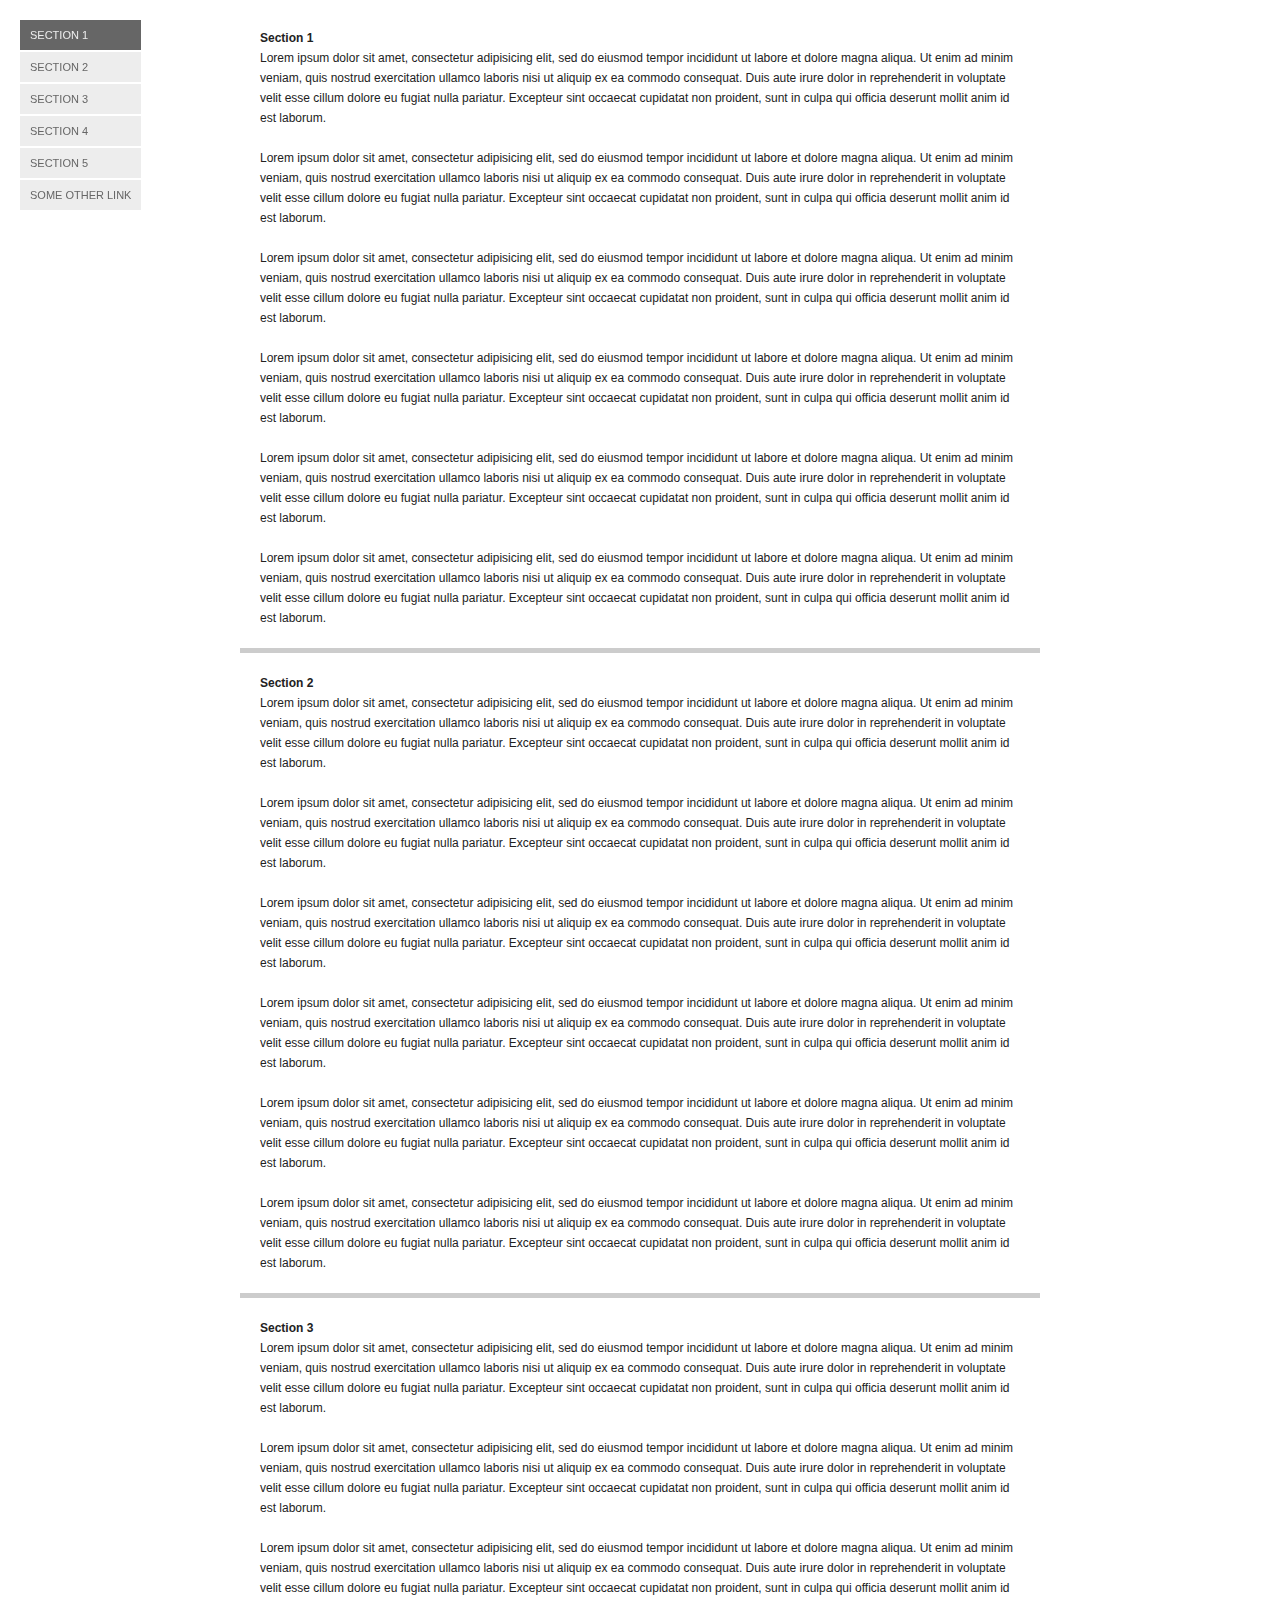
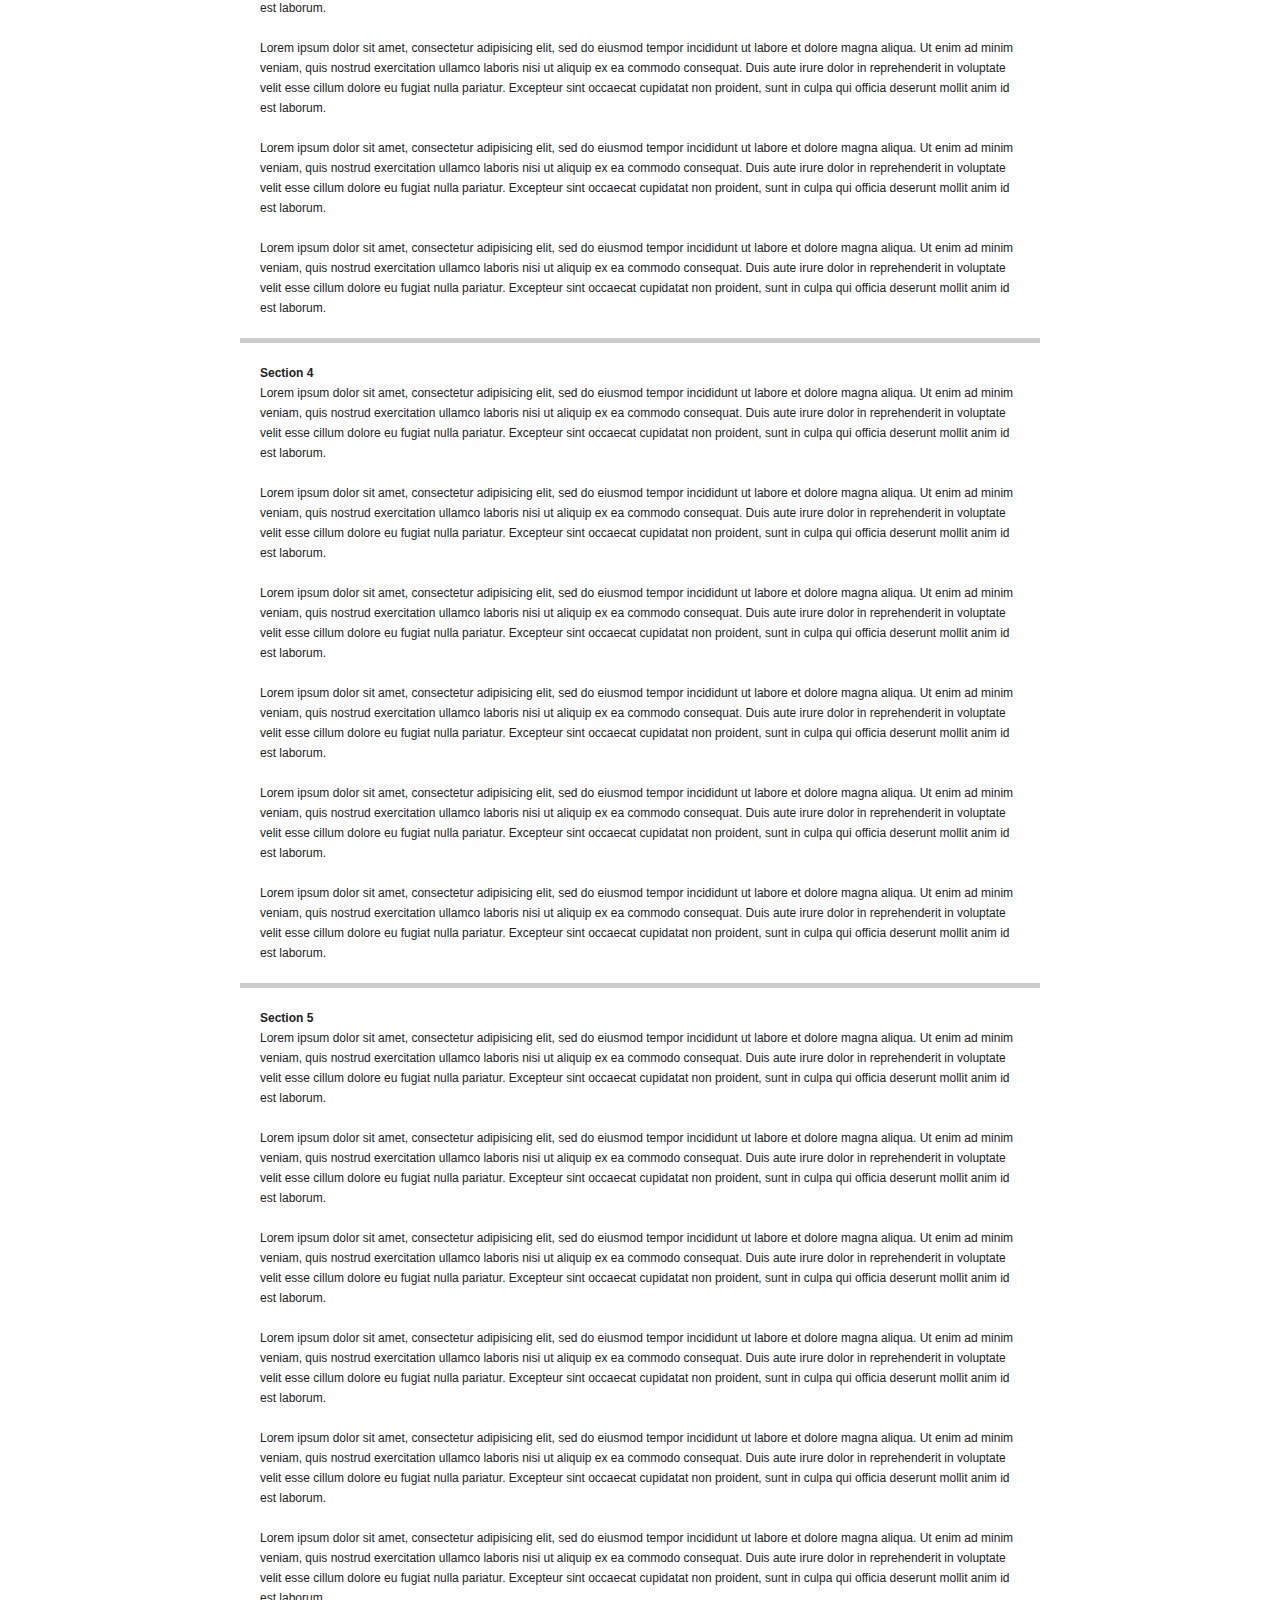
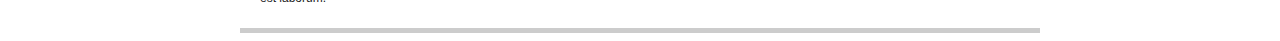
<file: plugins/onePageNav/filter.htm>
<!DOCTYPE html>
<html>
<head>
<meta charset="utf-8" />
<title>jQuery One Page Nav</title>
<style>
body {
	color: #222;
	font: 12px/20px Helvetica, Arial, sans-serif;
}
p,
ul {
	margin: 0;
	padding: 0;
}
p {
	margin-bottom: 20px;
}
#nav {
	left: 20px;
	list-style: none;
	position: fixed;
	top: 20px;
}
#nav li {
	margin-bottom: 2px;
}
#nav a {
	background: #ededed;
	color: #666;
	display: block;
	font-size: 11px;
	padding: 5px 10px;
	text-decoration: none;
	text-transform: uppercase;
}
#nav a:hover {
	background: #dedede;
}
#nav .current a {
	background: #666;
	color: #ededed;
}
.current {
	background: red;
}
#container {
	margin: 0 auto;
	width: 800px;
}
.section {
	border-bottom: 5px solid #ccc;
	padding: 20px;
}
.section p:last-child {
	margin-bottom: 0;
}
</style>
</head>

<body>
<ul id="nav">
	<li class="current"><a href="#section-1">Section 1</a></li>
	<li><a href="#section-2">Section 2</a></li>
	<li><a href="#section-3">Section 3</a></li>
	<li><a href="#section-4">Section 4</a></li>
	<li><a href="#section-5">Section 5</a></li>
	<li><a href="http://google.com" class="external">Some other link</a></li>
</ul>

<div id="container">
	<div class="section" id="section-1">
		<strong>Section 1</strong>
		<p>Lorem ipsum dolor sit amet, consectetur adipisicing elit, sed do eiusmod tempor incididunt ut labore et dolore magna aliqua. Ut enim ad minim veniam, quis nostrud exercitation ullamco laboris nisi ut aliquip ex ea commodo consequat. Duis aute irure dolor in reprehenderit in voluptate velit esse cillum dolore eu fugiat nulla pariatur. Excepteur sint occaecat cupidatat non proident, sunt in culpa qui officia deserunt mollit anim id est laborum.</p>
		<p>Lorem ipsum dolor sit amet, consectetur adipisicing elit, sed do eiusmod tempor incididunt ut labore et dolore magna aliqua. Ut enim ad minim veniam, quis nostrud exercitation ullamco laboris nisi ut aliquip ex ea commodo consequat. Duis aute irure dolor in reprehenderit in voluptate velit esse cillum dolore eu fugiat nulla pariatur. Excepteur sint occaecat cupidatat non proident, sunt in culpa qui officia deserunt mollit anim id est laborum.</p>
		<p>Lorem ipsum dolor sit amet, consectetur adipisicing elit, sed do eiusmod tempor incididunt ut labore et dolore magna aliqua. Ut enim ad minim veniam, quis nostrud exercitation ullamco laboris nisi ut aliquip ex ea commodo consequat. Duis aute irure dolor in reprehenderit in voluptate velit esse cillum dolore eu fugiat nulla pariatur. Excepteur sint occaecat cupidatat non proident, sunt in culpa qui officia deserunt mollit anim id est laborum.</p>
		<p>Lorem ipsum dolor sit amet, consectetur adipisicing elit, sed do eiusmod tempor incididunt ut labore et dolore magna aliqua. Ut enim ad minim veniam, quis nostrud exercitation ullamco laboris nisi ut aliquip ex ea commodo consequat. Duis aute irure dolor in reprehenderit in voluptate velit esse cillum dolore eu fugiat nulla pariatur. Excepteur sint occaecat cupidatat non proident, sunt in culpa qui officia deserunt mollit anim id est laborum.</p>
		<p>Lorem ipsum dolor sit amet, consectetur adipisicing elit, sed do eiusmod tempor incididunt ut labore et dolore magna aliqua. Ut enim ad minim veniam, quis nostrud exercitation ullamco laboris nisi ut aliquip ex ea commodo consequat. Duis aute irure dolor in reprehenderit in voluptate velit esse cillum dolore eu fugiat nulla pariatur. Excepteur sint occaecat cupidatat non proident, sunt in culpa qui officia deserunt mollit anim id est laborum.</p>
		<p>Lorem ipsum dolor sit amet, consectetur adipisicing elit, sed do eiusmod tempor incididunt ut labore et dolore magna aliqua. Ut enim ad minim veniam, quis nostrud exercitation ullamco laboris nisi ut aliquip ex ea commodo consequat. Duis aute irure dolor in reprehenderit in voluptate velit esse cillum dolore eu fugiat nulla pariatur. Excepteur sint occaecat cupidatat non proident, sunt in culpa qui officia deserunt mollit anim id est laborum.</p>
	</div>

	<div class="section" id="section-2">
		<strong>Section 2</strong>
		<p>Lorem ipsum dolor sit amet, consectetur adipisicing elit, sed do eiusmod tempor incididunt ut labore et dolore magna aliqua. Ut enim ad minim veniam, quis nostrud exercitation ullamco laboris nisi ut aliquip ex ea commodo consequat. Duis aute irure dolor in reprehenderit in voluptate velit esse cillum dolore eu fugiat nulla pariatur. Excepteur sint occaecat cupidatat non proident, sunt in culpa qui officia deserunt mollit anim id est laborum.</p>
		<p>Lorem ipsum dolor sit amet, consectetur adipisicing elit, sed do eiusmod tempor incididunt ut labore et dolore magna aliqua. Ut enim ad minim veniam, quis nostrud exercitation ullamco laboris nisi ut aliquip ex ea commodo consequat. Duis aute irure dolor in reprehenderit in voluptate velit esse cillum dolore eu fugiat nulla pariatur. Excepteur sint occaecat cupidatat non proident, sunt in culpa qui officia deserunt mollit anim id est laborum.</p>
		<p>Lorem ipsum dolor sit amet, consectetur adipisicing elit, sed do eiusmod tempor incididunt ut labore et dolore magna aliqua. Ut enim ad minim veniam, quis nostrud exercitation ullamco laboris nisi ut aliquip ex ea commodo consequat. Duis aute irure dolor in reprehenderit in voluptate velit esse cillum dolore eu fugiat nulla pariatur. Excepteur sint occaecat cupidatat non proident, sunt in culpa qui officia deserunt mollit anim id est laborum.</p>
		<p>Lorem ipsum dolor sit amet, consectetur adipisicing elit, sed do eiusmod tempor incididunt ut labore et dolore magna aliqua. Ut enim ad minim veniam, quis nostrud exercitation ullamco laboris nisi ut aliquip ex ea commodo consequat. Duis aute irure dolor in reprehenderit in voluptate velit esse cillum dolore eu fugiat nulla pariatur. Excepteur sint occaecat cupidatat non proident, sunt in culpa qui officia deserunt mollit anim id est laborum.</p>
		<p>Lorem ipsum dolor sit amet, consectetur adipisicing elit, sed do eiusmod tempor incididunt ut labore et dolore magna aliqua. Ut enim ad minim veniam, quis nostrud exercitation ullamco laboris nisi ut aliquip ex ea commodo consequat. Duis aute irure dolor in reprehenderit in voluptate velit esse cillum dolore eu fugiat nulla pariatur. Excepteur sint occaecat cupidatat non proident, sunt in culpa qui officia deserunt mollit anim id est laborum.</p>
		<p>Lorem ipsum dolor sit amet, consectetur adipisicing elit, sed do eiusmod tempor incididunt ut labore et dolore magna aliqua. Ut enim ad minim veniam, quis nostrud exercitation ullamco laboris nisi ut aliquip ex ea commodo consequat. Duis aute irure dolor in reprehenderit in voluptate velit esse cillum dolore eu fugiat nulla pariatur. Excepteur sint occaecat cupidatat non proident, sunt in culpa qui officia deserunt mollit anim id est laborum.</p>
	</div>

	<div class="section" id="section-3">
		<strong>Section 3</strong>
		<p>Lorem ipsum dolor sit amet, consectetur adipisicing elit, sed do eiusmod tempor incididunt ut labore et dolore magna aliqua. Ut enim ad minim veniam, quis nostrud exercitation ullamco laboris nisi ut aliquip ex ea commodo consequat. Duis aute irure dolor in reprehenderit in voluptate velit esse cillum dolore eu fugiat nulla pariatur. Excepteur sint occaecat cupidatat non proident, sunt in culpa qui officia deserunt mollit anim id est laborum.</p>
		<p>Lorem ipsum dolor sit amet, consectetur adipisicing elit, sed do eiusmod tempor incididunt ut labore et dolore magna aliqua. Ut enim ad minim veniam, quis nostrud exercitation ullamco laboris nisi ut aliquip ex ea commodo consequat. Duis aute irure dolor in reprehenderit in voluptate velit esse cillum dolore eu fugiat nulla pariatur. Excepteur sint occaecat cupidatat non proident, sunt in culpa qui officia deserunt mollit anim id est laborum.</p>
		<p>Lorem ipsum dolor sit amet, consectetur adipisicing elit, sed do eiusmod tempor incididunt ut labore et dolore magna aliqua. Ut enim ad minim veniam, quis nostrud exercitation ullamco laboris nisi ut aliquip ex ea commodo consequat. Duis aute irure dolor in reprehenderit in voluptate velit esse cillum dolore eu fugiat nulla pariatur. Excepteur sint occaecat cupidatat non proident, sunt in culpa qui officia deserunt mollit anim id est laborum.</p>
		<p>Lorem ipsum dolor sit amet, consectetur adipisicing elit, sed do eiusmod tempor incididunt ut labore et dolore magna aliqua. Ut enim ad minim veniam, quis nostrud exercitation ullamco laboris nisi ut aliquip ex ea commodo consequat. Duis aute irure dolor in reprehenderit in voluptate velit esse cillum dolore eu fugiat nulla pariatur. Excepteur sint occaecat cupidatat non proident, sunt in culpa qui officia deserunt mollit anim id est laborum.</p>
		<p>Lorem ipsum dolor sit amet, consectetur adipisicing elit, sed do eiusmod tempor incididunt ut labore et dolore magna aliqua. Ut enim ad minim veniam, quis nostrud exercitation ullamco laboris nisi ut aliquip ex ea commodo consequat. Duis aute irure dolor in reprehenderit in voluptate velit esse cillum dolore eu fugiat nulla pariatur. Excepteur sint occaecat cupidatat non proident, sunt in culpa qui officia deserunt mollit anim id est laborum.</p>
		<p>Lorem ipsum dolor sit amet, consectetur adipisicing elit, sed do eiusmod tempor incididunt ut labore et dolore magna aliqua. Ut enim ad minim veniam, quis nostrud exercitation ullamco laboris nisi ut aliquip ex ea commodo consequat. Duis aute irure dolor in reprehenderit in voluptate velit esse cillum dolore eu fugiat nulla pariatur. Excepteur sint occaecat cupidatat non proident, sunt in culpa qui officia deserunt mollit anim id est laborum.</p>
	</div>

	<div class="section" id="section-4">
		<strong>Section 4</strong>
		<p>Lorem ipsum dolor sit amet, consectetur adipisicing elit, sed do eiusmod tempor incididunt ut labore et dolore magna aliqua. Ut enim ad minim veniam, quis nostrud exercitation ullamco laboris nisi ut aliquip ex ea commodo consequat. Duis aute irure dolor in reprehenderit in voluptate velit esse cillum dolore eu fugiat nulla pariatur. Excepteur sint occaecat cupidatat non proident, sunt in culpa qui officia deserunt mollit anim id est laborum.</p>
		<p>Lorem ipsum dolor sit amet, consectetur adipisicing elit, sed do eiusmod tempor incididunt ut labore et dolore magna aliqua. Ut enim ad minim veniam, quis nostrud exercitation ullamco laboris nisi ut aliquip ex ea commodo consequat. Duis aute irure dolor in reprehenderit in voluptate velit esse cillum dolore eu fugiat nulla pariatur. Excepteur sint occaecat cupidatat non proident, sunt in culpa qui officia deserunt mollit anim id est laborum.</p>
		<p>Lorem ipsum dolor sit amet, consectetur adipisicing elit, sed do eiusmod tempor incididunt ut labore et dolore magna aliqua. Ut enim ad minim veniam, quis nostrud exercitation ullamco laboris nisi ut aliquip ex ea commodo consequat. Duis aute irure dolor in reprehenderit in voluptate velit esse cillum dolore eu fugiat nulla pariatur. Excepteur sint occaecat cupidatat non proident, sunt in culpa qui officia deserunt mollit anim id est laborum.</p>
		<p>Lorem ipsum dolor sit amet, consectetur adipisicing elit, sed do eiusmod tempor incididunt ut labore et dolore magna aliqua. Ut enim ad minim veniam, quis nostrud exercitation ullamco laboris nisi ut aliquip ex ea commodo consequat. Duis aute irure dolor in reprehenderit in voluptate velit esse cillum dolore eu fugiat nulla pariatur. Excepteur sint occaecat cupidatat non proident, sunt in culpa qui officia deserunt mollit anim id est laborum.</p>
		<p>Lorem ipsum dolor sit amet, consectetur adipisicing elit, sed do eiusmod tempor incididunt ut labore et dolore magna aliqua. Ut enim ad minim veniam, quis nostrud exercitation ullamco laboris nisi ut aliquip ex ea commodo consequat. Duis aute irure dolor in reprehenderit in voluptate velit esse cillum dolore eu fugiat nulla pariatur. Excepteur sint occaecat cupidatat non proident, sunt in culpa qui officia deserunt mollit anim id est laborum.</p>
		<p>Lorem ipsum dolor sit amet, consectetur adipisicing elit, sed do eiusmod tempor incididunt ut labore et dolore magna aliqua. Ut enim ad minim veniam, quis nostrud exercitation ullamco laboris nisi ut aliquip ex ea commodo consequat. Duis aute irure dolor in reprehenderit in voluptate velit esse cillum dolore eu fugiat nulla pariatur. Excepteur sint occaecat cupidatat non proident, sunt in culpa qui officia deserunt mollit anim id est laborum.</p>
	</div>

	<div class="section" id="section-5">
		<strong>Section 5</strong>
		<p>Lorem ipsum dolor sit amet, consectetur adipisicing elit, sed do eiusmod tempor incididunt ut labore et dolore magna aliqua. Ut enim ad minim veniam, quis nostrud exercitation ullamco laboris nisi ut aliquip ex ea commodo consequat. Duis aute irure dolor in reprehenderit in voluptate velit esse cillum dolore eu fugiat nulla pariatur. Excepteur sint occaecat cupidatat non proident, sunt in culpa qui officia deserunt mollit anim id est laborum.</p>
		<p>Lorem ipsum dolor sit amet, consectetur adipisicing elit, sed do eiusmod tempor incididunt ut labore et dolore magna aliqua. Ut enim ad minim veniam, quis nostrud exercitation ullamco laboris nisi ut aliquip ex ea commodo consequat. Duis aute irure dolor in reprehenderit in voluptate velit esse cillum dolore eu fugiat nulla pariatur. Excepteur sint occaecat cupidatat non proident, sunt in culpa qui officia deserunt mollit anim id est laborum.</p>
		<p>Lorem ipsum dolor sit amet, consectetur adipisicing elit, sed do eiusmod tempor incididunt ut labore et dolore magna aliqua. Ut enim ad minim veniam, quis nostrud exercitation ullamco laboris nisi ut aliquip ex ea commodo consequat. Duis aute irure dolor in reprehenderit in voluptate velit esse cillum dolore eu fugiat nulla pariatur. Excepteur sint occaecat cupidatat non proident, sunt in culpa qui officia deserunt mollit anim id est laborum.</p>
		<p>Lorem ipsum dolor sit amet, consectetur adipisicing elit, sed do eiusmod tempor incididunt ut labore et dolore magna aliqua. Ut enim ad minim veniam, quis nostrud exercitation ullamco laboris nisi ut aliquip ex ea commodo consequat. Duis aute irure dolor in reprehenderit in voluptate velit esse cillum dolore eu fugiat nulla pariatur. Excepteur sint occaecat cupidatat non proident, sunt in culpa qui officia deserunt mollit anim id est laborum.</p>
		<p>Lorem ipsum dolor sit amet, consectetur adipisicing elit, sed do eiusmod tempor incididunt ut labore et dolore magna aliqua. Ut enim ad minim veniam, quis nostrud exercitation ullamco laboris nisi ut aliquip ex ea commodo consequat. Duis aute irure dolor in reprehenderit in voluptate velit esse cillum dolore eu fugiat nulla pariatur. Excepteur sint occaecat cupidatat non proident, sunt in culpa qui officia deserunt mollit anim id est laborum.</p>
		<p>Lorem ipsum dolor sit amet, consectetur adipisicing elit, sed do eiusmod tempor incididunt ut labore et dolore magna aliqua. Ut enim ad minim veniam, quis nostrud exercitation ullamco laboris nisi ut aliquip ex ea commodo consequat. Duis aute irure dolor in reprehenderit in voluptate velit esse cillum dolore eu fugiat nulla pariatur. Excepteur sint occaecat cupidatat non proident, sunt in culpa qui officia deserunt mollit anim id est laborum.</p>
	</div>
</div>

<script src="jquery.js"></script>
<script src="jquery.scrollTo.js"></script>
<script src="jquery.nav.js"></script>
<script>
$(document).ready(function() {
	$('#nav').onePageNav({
	filter: ':not(.external)',
	scrollThreshold: 0.25
	});
	
});
</script>
</body>
</html>
</file>
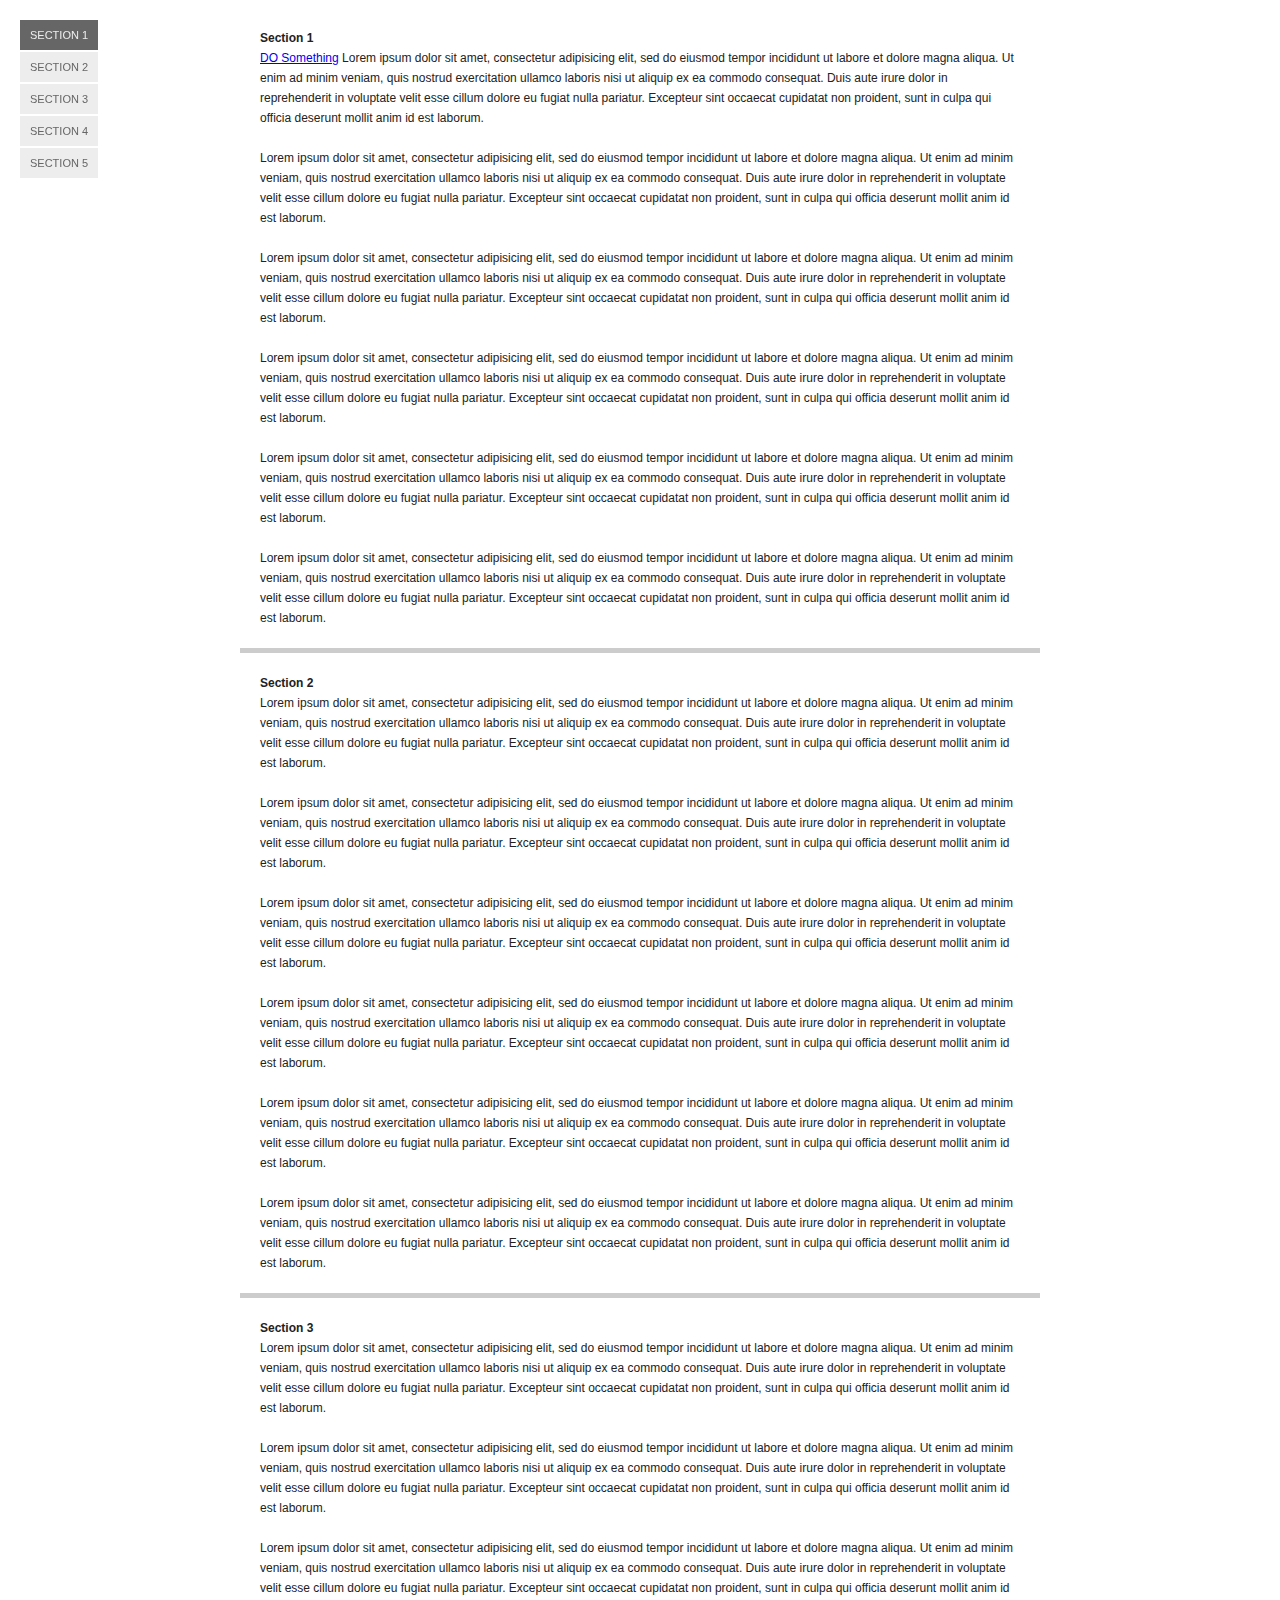
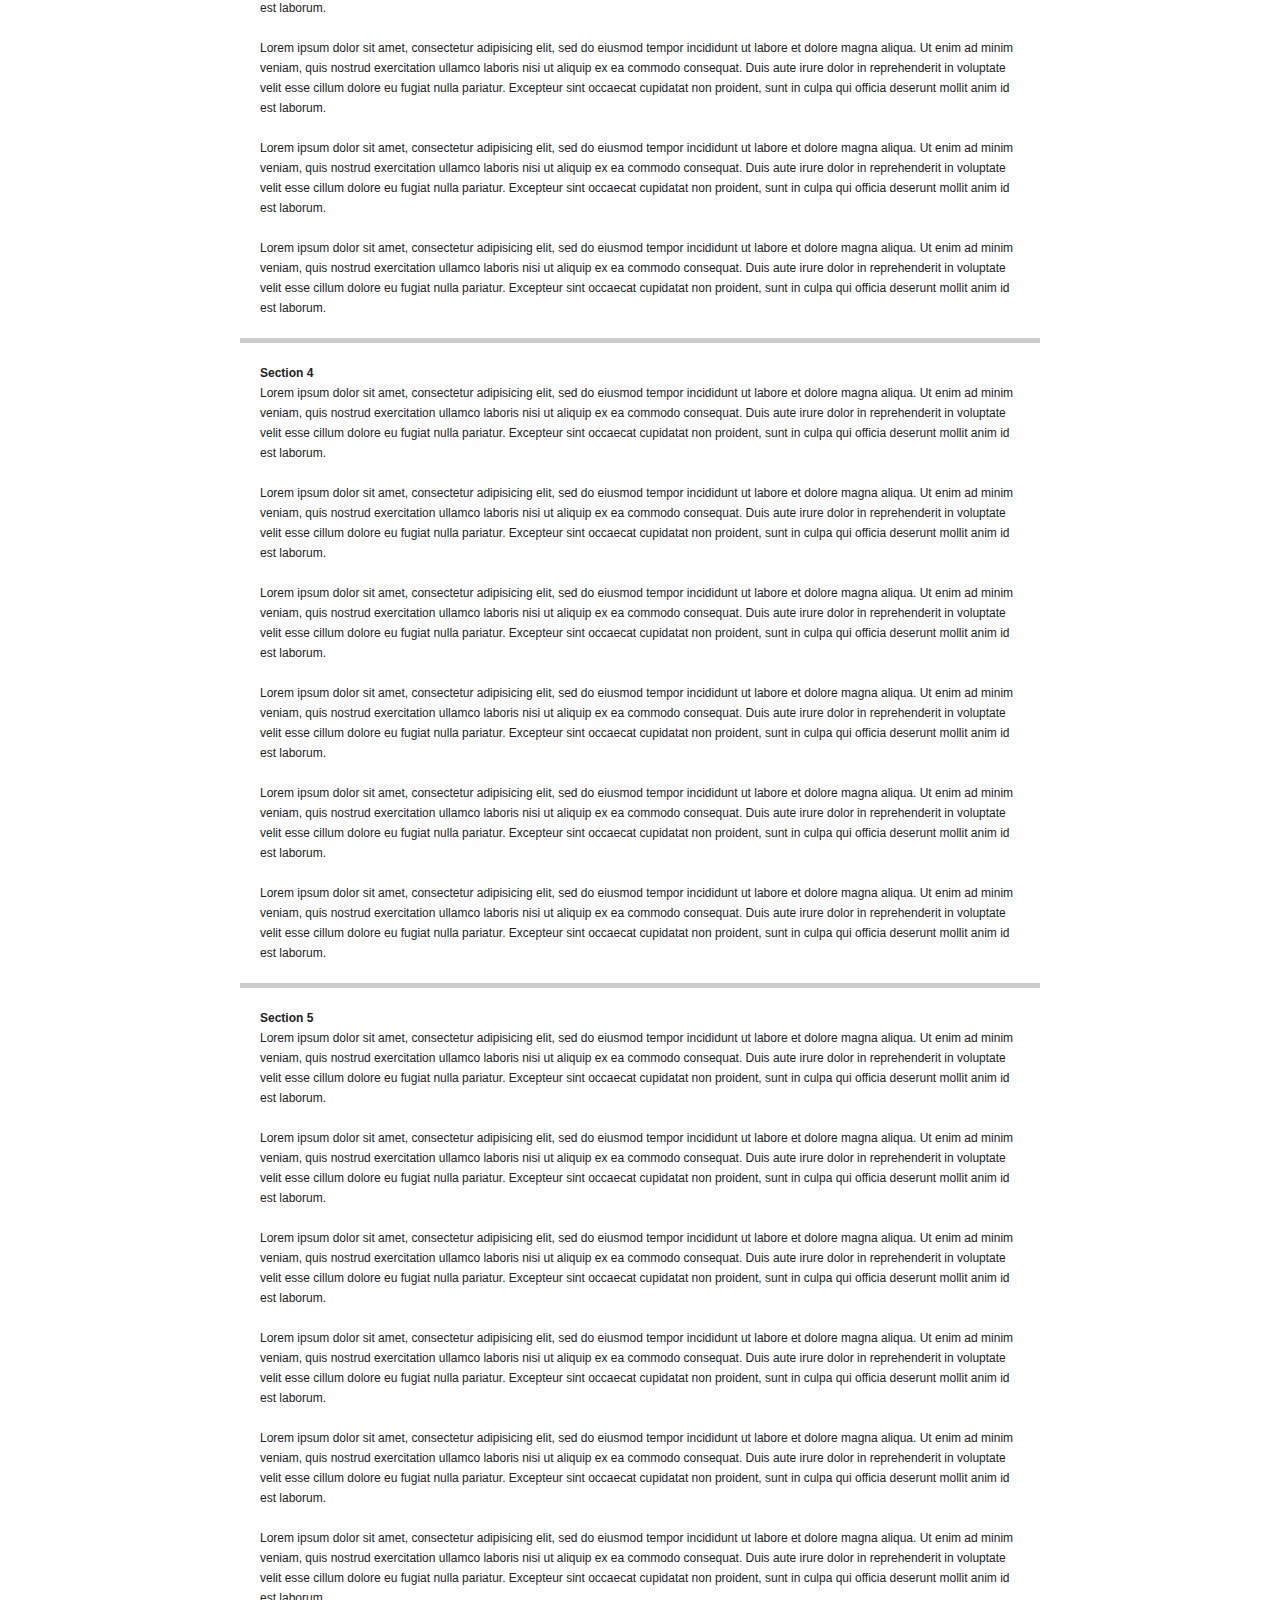
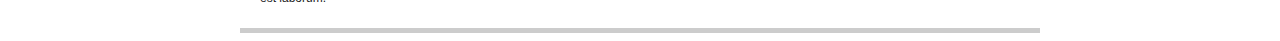
<file: plugins/onePageNav/hash.htm>
<!DOCTYPE html>
<html>
<head>
<meta charset="utf-8" />
<title>jQuery One Page Nav</title>
<style>
body {
	color: #222;
	font: 12px/20px Helvetica, Arial, sans-serif;
}
p,
ul {
	margin: 0;
	padding: 0;
}
p {
	margin-bottom: 20px;
}
#nav {
	left: 20px;
	list-style: none;
	position: fixed;
	top: 20px;
}
#nav li {
	margin-bottom: 2px;
}
#nav a {
	background: #ededed;
	color: #666;
	display: block;
	font-size: 11px;
	padding: 5px 10px;
	text-decoration: none;
	text-transform: uppercase;
}
#nav a:hover {
	background: #dedede;
}
#nav .current a {
	background: #666;
	color: #ededed;
}
.current {
	background: red;
}
#container {
	margin: 0 auto;
	width: 800px;
}
.section {
	border-bottom: 5px solid #ccc;
	padding: 20px;
}
.section p:last-child {
	margin-bottom: 0;
}
</style>
</head>

<body>
<ul id="nav">
	<li class="current"><a href="http://google.com/#section-1">Section 1</a></li>
	<li><a href="http://google.com/#section-2">Section 2</a></li>
	<li><a href="http://google.com/#section-3">Section 3</a></li>
	<li><a href="http://google.com/#section-4">Section 4</a></li>
	<li><a href="http://google.com/#section-5">Section 5</a></li>
</ul>

<div id="container">
	<div class="section" id="section-1">
		<strong>Section 1</strong>
		<p><a href="#" class="do">DO Something</a> Lorem ipsum dolor sit amet, consectetur adipisicing elit, sed do eiusmod tempor incididunt ut labore et dolore magna aliqua. Ut enim ad minim veniam, quis nostrud exercitation ullamco laboris nisi ut aliquip ex ea commodo consequat. Duis aute irure dolor in reprehenderit in voluptate velit esse cillum dolore eu fugiat nulla pariatur. Excepteur sint occaecat cupidatat non proident, sunt in culpa qui officia deserunt mollit anim id est laborum.</p>
		<p>Lorem ipsum dolor sit amet, consectetur adipisicing elit, sed do eiusmod tempor incididunt ut labore et dolore magna aliqua. Ut enim ad minim veniam, quis nostrud exercitation ullamco laboris nisi ut aliquip ex ea commodo consequat. Duis aute irure dolor in reprehenderit in voluptate velit esse cillum dolore eu fugiat nulla pariatur. Excepteur sint occaecat cupidatat non proident, sunt in culpa qui officia deserunt mollit anim id est laborum.</p>
		<p>Lorem ipsum dolor sit amet, consectetur adipisicing elit, sed do eiusmod tempor incididunt ut labore et dolore magna aliqua. Ut enim ad minim veniam, quis nostrud exercitation ullamco laboris nisi ut aliquip ex ea commodo consequat. Duis aute irure dolor in reprehenderit in voluptate velit esse cillum dolore eu fugiat nulla pariatur. Excepteur sint occaecat cupidatat non proident, sunt in culpa qui officia deserunt mollit anim id est laborum.</p>
		<p>Lorem ipsum dolor sit amet, consectetur adipisicing elit, sed do eiusmod tempor incididunt ut labore et dolore magna aliqua. Ut enim ad minim veniam, quis nostrud exercitation ullamco laboris nisi ut aliquip ex ea commodo consequat. Duis aute irure dolor in reprehenderit in voluptate velit esse cillum dolore eu fugiat nulla pariatur. Excepteur sint occaecat cupidatat non proident, sunt in culpa qui officia deserunt mollit anim id est laborum.</p>
		<p>Lorem ipsum dolor sit amet, consectetur adipisicing elit, sed do eiusmod tempor incididunt ut labore et dolore magna aliqua. Ut enim ad minim veniam, quis nostrud exercitation ullamco laboris nisi ut aliquip ex ea commodo consequat. Duis aute irure dolor in reprehenderit in voluptate velit esse cillum dolore eu fugiat nulla pariatur. Excepteur sint occaecat cupidatat non proident, sunt in culpa qui officia deserunt mollit anim id est laborum.</p>
		<p>Lorem ipsum dolor sit amet, consectetur adipisicing elit, sed do eiusmod tempor incididunt ut labore et dolore magna aliqua. Ut enim ad minim veniam, quis nostrud exercitation ullamco laboris nisi ut aliquip ex ea commodo consequat. Duis aute irure dolor in reprehenderit in voluptate velit esse cillum dolore eu fugiat nulla pariatur. Excepteur sint occaecat cupidatat non proident, sunt in culpa qui officia deserunt mollit anim id est laborum.</p>
	</div>

	<div class="section" id="section-2">
		<strong>Section 2</strong>
		<p>Lorem ipsum dolor sit amet, consectetur adipisicing elit, sed do eiusmod tempor incididunt ut labore et dolore magna aliqua. Ut enim ad minim veniam, quis nostrud exercitation ullamco laboris nisi ut aliquip ex ea commodo consequat. Duis aute irure dolor in reprehenderit in voluptate velit esse cillum dolore eu fugiat nulla pariatur. Excepteur sint occaecat cupidatat non proident, sunt in culpa qui officia deserunt mollit anim id est laborum.</p>
		<p>Lorem ipsum dolor sit amet, consectetur adipisicing elit, sed do eiusmod tempor incididunt ut labore et dolore magna aliqua. Ut enim ad minim veniam, quis nostrud exercitation ullamco laboris nisi ut aliquip ex ea commodo consequat. Duis aute irure dolor in reprehenderit in voluptate velit esse cillum dolore eu fugiat nulla pariatur. Excepteur sint occaecat cupidatat non proident, sunt in culpa qui officia deserunt mollit anim id est laborum.</p>
		<p>Lorem ipsum dolor sit amet, consectetur adipisicing elit, sed do eiusmod tempor incididunt ut labore et dolore magna aliqua. Ut enim ad minim veniam, quis nostrud exercitation ullamco laboris nisi ut aliquip ex ea commodo consequat. Duis aute irure dolor in reprehenderit in voluptate velit esse cillum dolore eu fugiat nulla pariatur. Excepteur sint occaecat cupidatat non proident, sunt in culpa qui officia deserunt mollit anim id est laborum.</p>
		<p>Lorem ipsum dolor sit amet, consectetur adipisicing elit, sed do eiusmod tempor incididunt ut labore et dolore magna aliqua. Ut enim ad minim veniam, quis nostrud exercitation ullamco laboris nisi ut aliquip ex ea commodo consequat. Duis aute irure dolor in reprehenderit in voluptate velit esse cillum dolore eu fugiat nulla pariatur. Excepteur sint occaecat cupidatat non proident, sunt in culpa qui officia deserunt mollit anim id est laborum.</p>
		<p>Lorem ipsum dolor sit amet, consectetur adipisicing elit, sed do eiusmod tempor incididunt ut labore et dolore magna aliqua. Ut enim ad minim veniam, quis nostrud exercitation ullamco laboris nisi ut aliquip ex ea commodo consequat. Duis aute irure dolor in reprehenderit in voluptate velit esse cillum dolore eu fugiat nulla pariatur. Excepteur sint occaecat cupidatat non proident, sunt in culpa qui officia deserunt mollit anim id est laborum.</p>
		<p>Lorem ipsum dolor sit amet, consectetur adipisicing elit, sed do eiusmod tempor incididunt ut labore et dolore magna aliqua. Ut enim ad minim veniam, quis nostrud exercitation ullamco laboris nisi ut aliquip ex ea commodo consequat. Duis aute irure dolor in reprehenderit in voluptate velit esse cillum dolore eu fugiat nulla pariatur. Excepteur sint occaecat cupidatat non proident, sunt in culpa qui officia deserunt mollit anim id est laborum.</p>
	</div>

	<div class="section" id="section-3">
		<strong>Section 3</strong>
		<p>Lorem ipsum dolor sit amet, consectetur adipisicing elit, sed do eiusmod tempor incididunt ut labore et dolore magna aliqua. Ut enim ad minim veniam, quis nostrud exercitation ullamco laboris nisi ut aliquip ex ea commodo consequat. Duis aute irure dolor in reprehenderit in voluptate velit esse cillum dolore eu fugiat nulla pariatur. Excepteur sint occaecat cupidatat non proident, sunt in culpa qui officia deserunt mollit anim id est laborum.</p>
		<p>Lorem ipsum dolor sit amet, consectetur adipisicing elit, sed do eiusmod tempor incididunt ut labore et dolore magna aliqua. Ut enim ad minim veniam, quis nostrud exercitation ullamco laboris nisi ut aliquip ex ea commodo consequat. Duis aute irure dolor in reprehenderit in voluptate velit esse cillum dolore eu fugiat nulla pariatur. Excepteur sint occaecat cupidatat non proident, sunt in culpa qui officia deserunt mollit anim id est laborum.</p>
		<p>Lorem ipsum dolor sit amet, consectetur adipisicing elit, sed do eiusmod tempor incididunt ut labore et dolore magna aliqua. Ut enim ad minim veniam, quis nostrud exercitation ullamco laboris nisi ut aliquip ex ea commodo consequat. Duis aute irure dolor in reprehenderit in voluptate velit esse cillum dolore eu fugiat nulla pariatur. Excepteur sint occaecat cupidatat non proident, sunt in culpa qui officia deserunt mollit anim id est laborum.</p>
		<p>Lorem ipsum dolor sit amet, consectetur adipisicing elit, sed do eiusmod tempor incididunt ut labore et dolore magna aliqua. Ut enim ad minim veniam, quis nostrud exercitation ullamco laboris nisi ut aliquip ex ea commodo consequat. Duis aute irure dolor in reprehenderit in voluptate velit esse cillum dolore eu fugiat nulla pariatur. Excepteur sint occaecat cupidatat non proident, sunt in culpa qui officia deserunt mollit anim id est laborum.</p>
		<p>Lorem ipsum dolor sit amet, consectetur adipisicing elit, sed do eiusmod tempor incididunt ut labore et dolore magna aliqua. Ut enim ad minim veniam, quis nostrud exercitation ullamco laboris nisi ut aliquip ex ea commodo consequat. Duis aute irure dolor in reprehenderit in voluptate velit esse cillum dolore eu fugiat nulla pariatur. Excepteur sint occaecat cupidatat non proident, sunt in culpa qui officia deserunt mollit anim id est laborum.</p>
		<p>Lorem ipsum dolor sit amet, consectetur adipisicing elit, sed do eiusmod tempor incididunt ut labore et dolore magna aliqua. Ut enim ad minim veniam, quis nostrud exercitation ullamco laboris nisi ut aliquip ex ea commodo consequat. Duis aute irure dolor in reprehenderit in voluptate velit esse cillum dolore eu fugiat nulla pariatur. Excepteur sint occaecat cupidatat non proident, sunt in culpa qui officia deserunt mollit anim id est laborum.</p>
	</div>

	<div class="section" id="section-4">
		<strong>Section 4</strong>
		<p>Lorem ipsum dolor sit amet, consectetur adipisicing elit, sed do eiusmod tempor incididunt ut labore et dolore magna aliqua. Ut enim ad minim veniam, quis nostrud exercitation ullamco laboris nisi ut aliquip ex ea commodo consequat. Duis aute irure dolor in reprehenderit in voluptate velit esse cillum dolore eu fugiat nulla pariatur. Excepteur sint occaecat cupidatat non proident, sunt in culpa qui officia deserunt mollit anim id est laborum.</p>
		<p>Lorem ipsum dolor sit amet, consectetur adipisicing elit, sed do eiusmod tempor incididunt ut labore et dolore magna aliqua. Ut enim ad minim veniam, quis nostrud exercitation ullamco laboris nisi ut aliquip ex ea commodo consequat. Duis aute irure dolor in reprehenderit in voluptate velit esse cillum dolore eu fugiat nulla pariatur. Excepteur sint occaecat cupidatat non proident, sunt in culpa qui officia deserunt mollit anim id est laborum.</p>
		<p>Lorem ipsum dolor sit amet, consectetur adipisicing elit, sed do eiusmod tempor incididunt ut labore et dolore magna aliqua. Ut enim ad minim veniam, quis nostrud exercitation ullamco laboris nisi ut aliquip ex ea commodo consequat. Duis aute irure dolor in reprehenderit in voluptate velit esse cillum dolore eu fugiat nulla pariatur. Excepteur sint occaecat cupidatat non proident, sunt in culpa qui officia deserunt mollit anim id est laborum.</p>
		<p>Lorem ipsum dolor sit amet, consectetur adipisicing elit, sed do eiusmod tempor incididunt ut labore et dolore magna aliqua. Ut enim ad minim veniam, quis nostrud exercitation ullamco laboris nisi ut aliquip ex ea commodo consequat. Duis aute irure dolor in reprehenderit in voluptate velit esse cillum dolore eu fugiat nulla pariatur. Excepteur sint occaecat cupidatat non proident, sunt in culpa qui officia deserunt mollit anim id est laborum.</p>
		<p>Lorem ipsum dolor sit amet, consectetur adipisicing elit, sed do eiusmod tempor incididunt ut labore et dolore magna aliqua. Ut enim ad minim veniam, quis nostrud exercitation ullamco laboris nisi ut aliquip ex ea commodo consequat. Duis aute irure dolor in reprehenderit in voluptate velit esse cillum dolore eu fugiat nulla pariatur. Excepteur sint occaecat cupidatat non proident, sunt in culpa qui officia deserunt mollit anim id est laborum.</p>
		<p>Lorem ipsum dolor sit amet, consectetur adipisicing elit, sed do eiusmod tempor incididunt ut labore et dolore magna aliqua. Ut enim ad minim veniam, quis nostrud exercitation ullamco laboris nisi ut aliquip ex ea commodo consequat. Duis aute irure dolor in reprehenderit in voluptate velit esse cillum dolore eu fugiat nulla pariatur. Excepteur sint occaecat cupidatat non proident, sunt in culpa qui officia deserunt mollit anim id est laborum.</p>
	</div>

	<div class="section" id="section-5">
		<strong>Section 5</strong>
		<p>Lorem ipsum dolor sit amet, consectetur adipisicing elit, sed do eiusmod tempor incididunt ut labore et dolore magna aliqua. Ut enim ad minim veniam, quis nostrud exercitation ullamco laboris nisi ut aliquip ex ea commodo consequat. Duis aute irure dolor in reprehenderit in voluptate velit esse cillum dolore eu fugiat nulla pariatur. Excepteur sint occaecat cupidatat non proident, sunt in culpa qui officia deserunt mollit anim id est laborum.</p>
		<p>Lorem ipsum dolor sit amet, consectetur adipisicing elit, sed do eiusmod tempor incididunt ut labore et dolore magna aliqua. Ut enim ad minim veniam, quis nostrud exercitation ullamco laboris nisi ut aliquip ex ea commodo consequat. Duis aute irure dolor in reprehenderit in voluptate velit esse cillum dolore eu fugiat nulla pariatur. Excepteur sint occaecat cupidatat non proident, sunt in culpa qui officia deserunt mollit anim id est laborum.</p>
		<p>Lorem ipsum dolor sit amet, consectetur adipisicing elit, sed do eiusmod tempor incididunt ut labore et dolore magna aliqua. Ut enim ad minim veniam, quis nostrud exercitation ullamco laboris nisi ut aliquip ex ea commodo consequat. Duis aute irure dolor in reprehenderit in voluptate velit esse cillum dolore eu fugiat nulla pariatur. Excepteur sint occaecat cupidatat non proident, sunt in culpa qui officia deserunt mollit anim id est laborum.</p>
		<p>Lorem ipsum dolor sit amet, consectetur adipisicing elit, sed do eiusmod tempor incididunt ut labore et dolore magna aliqua. Ut enim ad minim veniam, quis nostrud exercitation ullamco laboris nisi ut aliquip ex ea commodo consequat. Duis aute irure dolor in reprehenderit in voluptate velit esse cillum dolore eu fugiat nulla pariatur. Excepteur sint occaecat cupidatat non proident, sunt in culpa qui officia deserunt mollit anim id est laborum.</p>
		<p>Lorem ipsum dolor sit amet, consectetur adipisicing elit, sed do eiusmod tempor incididunt ut labore et dolore magna aliqua. Ut enim ad minim veniam, quis nostrud exercitation ullamco laboris nisi ut aliquip ex ea commodo consequat. Duis aute irure dolor in reprehenderit in voluptate velit esse cillum dolore eu fugiat nulla pariatur. Excepteur sint occaecat cupidatat non proident, sunt in culpa qui officia deserunt mollit anim id est laborum.</p>
		<p>Lorem ipsum dolor sit amet, consectetur adipisicing elit, sed do eiusmod tempor incididunt ut labore et dolore magna aliqua. Ut enim ad minim veniam, quis nostrud exercitation ullamco laboris nisi ut aliquip ex ea commodo consequat. Duis aute irure dolor in reprehenderit in voluptate velit esse cillum dolore eu fugiat nulla pariatur. Excepteur sint occaecat cupidatat non proident, sunt in culpa qui officia deserunt mollit anim id est laborum.</p>
	</div>
</div>

<script src="jquery.js"></script>
<script src="jquery.scrollTo.js"></script>
<script src="jquery.nav.js"></script>
<script>
$(document).ready(function() {
	$('#nav').onePageNav({
	changeHash: true
	});
});
</script>
</body>
</html>
</file>
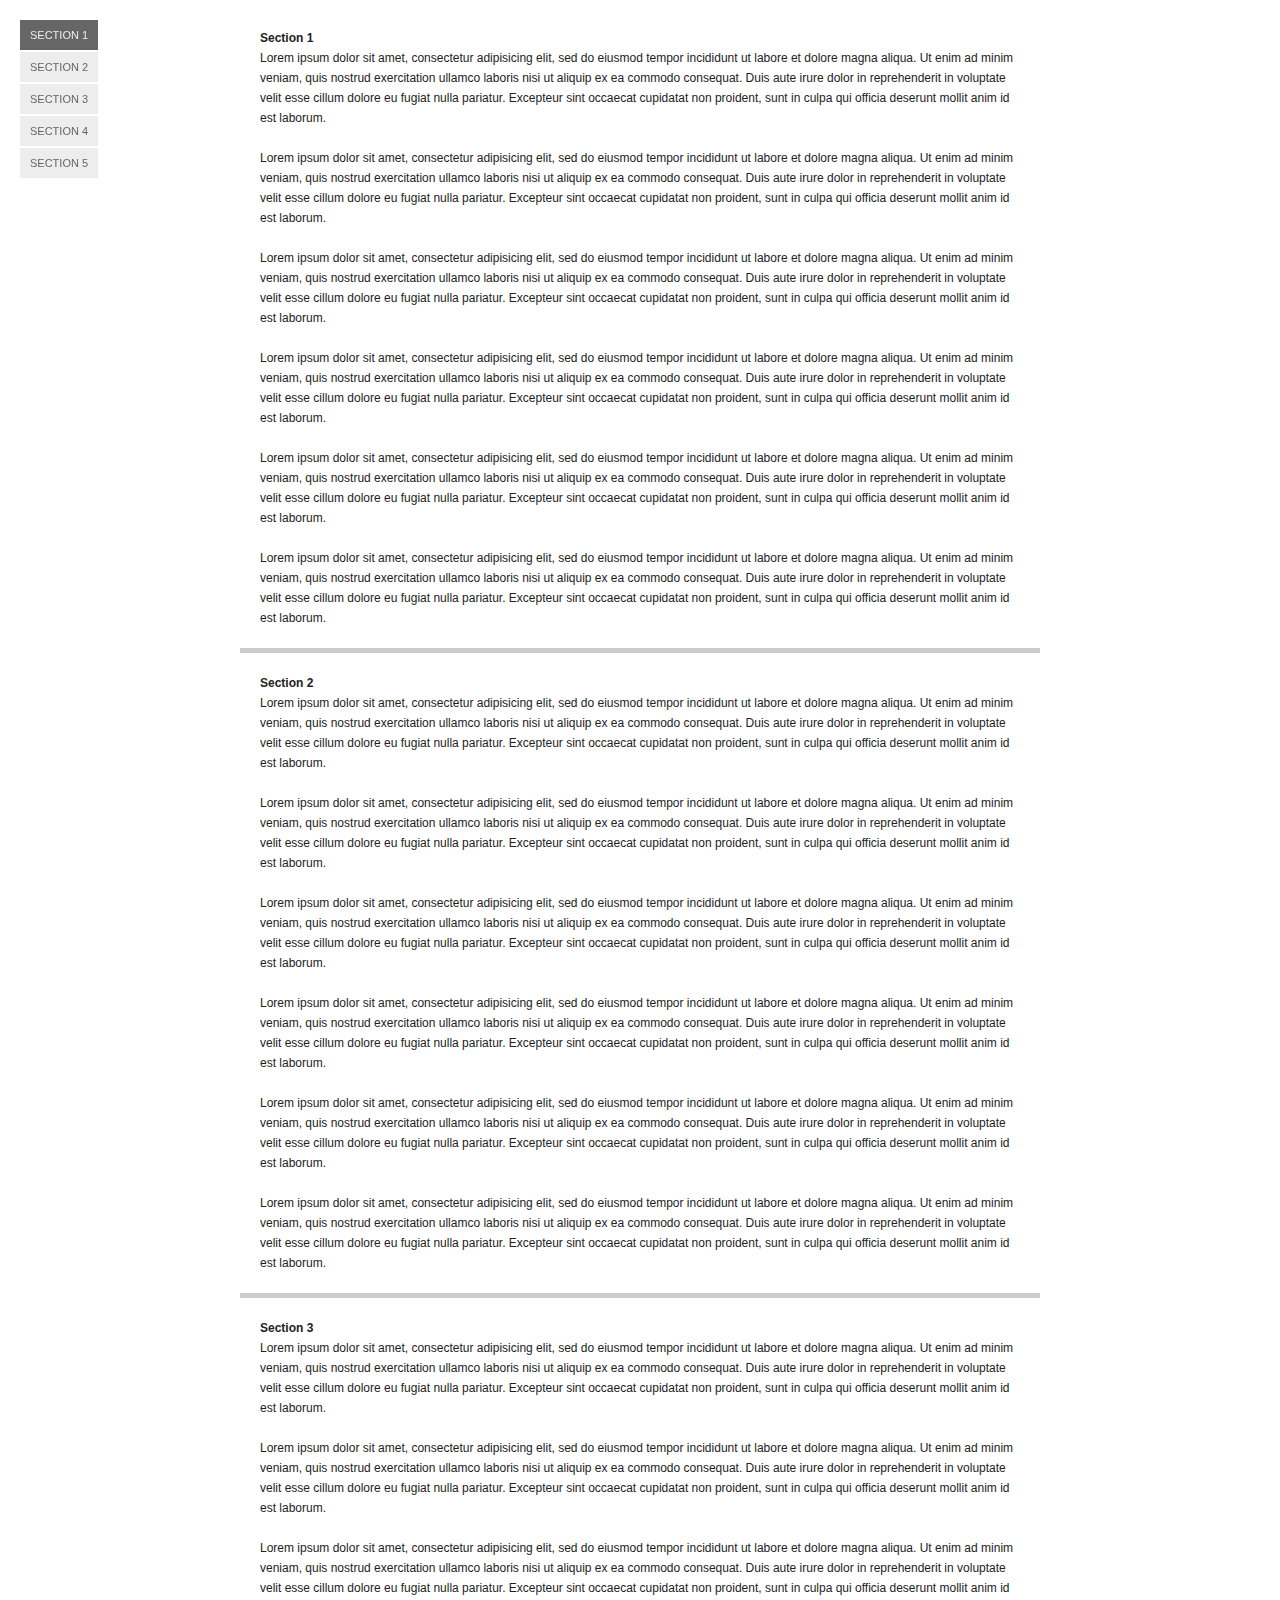
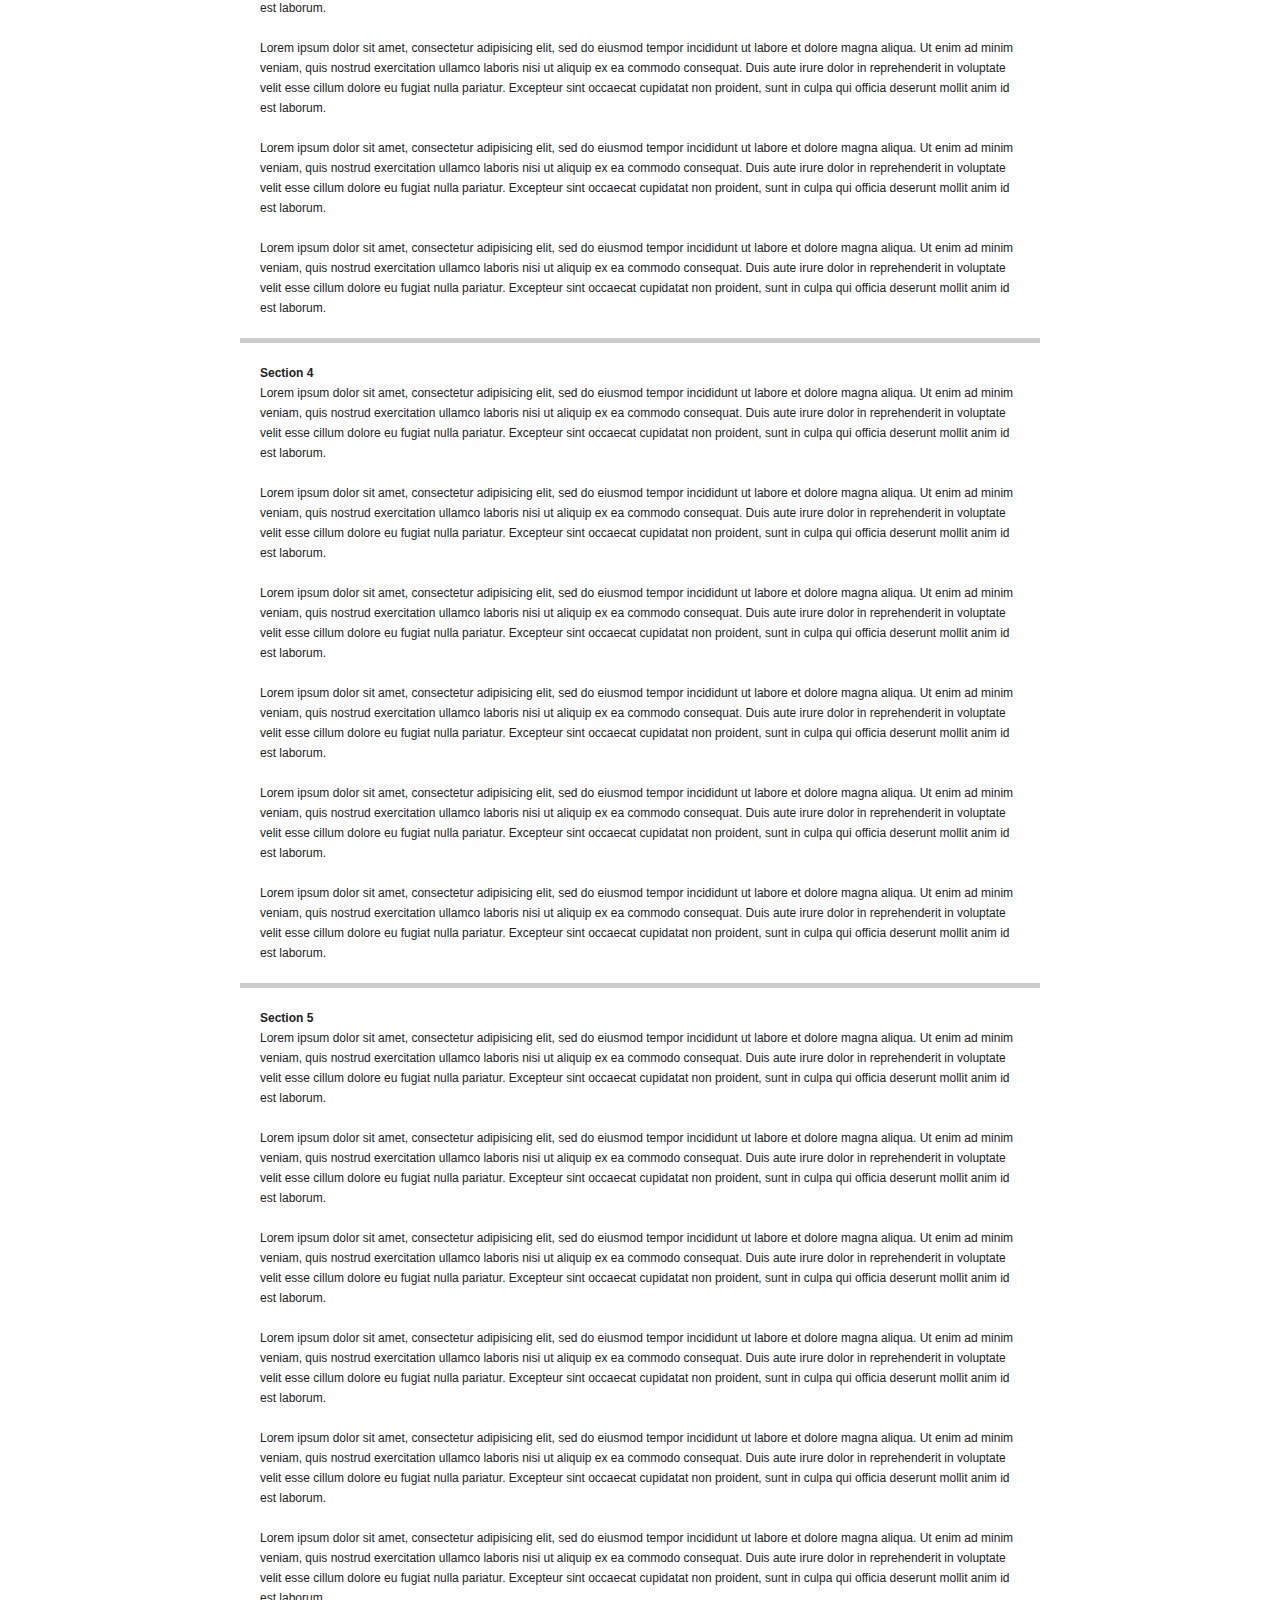
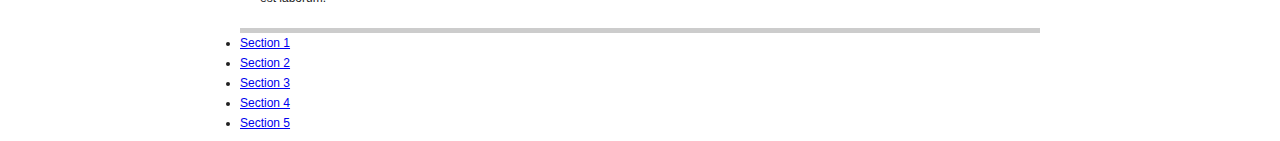
<file: plugins/onePageNav/multiple.htm>
<!DOCTYPE html>
<html>
<head>
<meta charset="utf-8" />
<title>jQuery One Page Nav</title>
<style>
body {
	color: #222;
	font: 12px/20px Helvetica, Arial, sans-serif;
}
p,
ul {
	margin: 0;
	padding: 0;
}
p {
	margin-bottom: 20px;
}
.nav {
	left: 20px;
	list-style: none;
	position: fixed;
	top: 20px;
}
#nav-2 {
	left: auto;
	right: 20px;
}
.nav li {
	margin-bottom: 2px;
}
.nav a {
	background: #ededed;
	color: #666;
	display: block;
	font-size: 11px;
	padding: 5px 10px;
	text-decoration: none;
	text-transform: uppercase;
}
.nav a:hover {
	background: #dedede;
}
.nav .current a {
	background: #666;
	color: #ededed;
}
.current {
	background: red;
}
#container {
	margin: 0 auto;
	width: 800px;
}
.section {
	border-bottom: 5px solid #ccc;
	padding: 20px;
}
.section p:last-child {
	margin-bottom: 0;
}
</style>
</head>

<body>
<ul id="nav" class="nav">
	<li class="current"><a href="#section-1">Section 1</a></li>
	<li><a href="#section-2">Section 2</a></li>
	<li><a href="#section-3">Section 3</a></li>
	<li><a href="#section-4">Section 4</a></li>
	<li><a href="#section-5">Section 5</a></li>
</ul>

<div id="container">
	<div class="section" id="section-1">
		<strong>Section 1</strong>
		<p>Lorem ipsum dolor sit amet, consectetur adipisicing elit, sed do eiusmod tempor incididunt ut labore et dolore magna aliqua. Ut enim ad minim veniam, quis nostrud exercitation ullamco laboris nisi ut aliquip ex ea commodo consequat. Duis aute irure dolor in reprehenderit in voluptate velit esse cillum dolore eu fugiat nulla pariatur. Excepteur sint occaecat cupidatat non proident, sunt in culpa qui officia deserunt mollit anim id est laborum.</p>
		<p>Lorem ipsum dolor sit amet, consectetur adipisicing elit, sed do eiusmod tempor incididunt ut labore et dolore magna aliqua. Ut enim ad minim veniam, quis nostrud exercitation ullamco laboris nisi ut aliquip ex ea commodo consequat. Duis aute irure dolor in reprehenderit in voluptate velit esse cillum dolore eu fugiat nulla pariatur. Excepteur sint occaecat cupidatat non proident, sunt in culpa qui officia deserunt mollit anim id est laborum.</p>
		<p>Lorem ipsum dolor sit amet, consectetur adipisicing elit, sed do eiusmod tempor incididunt ut labore et dolore magna aliqua. Ut enim ad minim veniam, quis nostrud exercitation ullamco laboris nisi ut aliquip ex ea commodo consequat. Duis aute irure dolor in reprehenderit in voluptate velit esse cillum dolore eu fugiat nulla pariatur. Excepteur sint occaecat cupidatat non proident, sunt in culpa qui officia deserunt mollit anim id est laborum.</p>
		<p>Lorem ipsum dolor sit amet, consectetur adipisicing elit, sed do eiusmod tempor incididunt ut labore et dolore magna aliqua. Ut enim ad minim veniam, quis nostrud exercitation ullamco laboris nisi ut aliquip ex ea commodo consequat. Duis aute irure dolor in reprehenderit in voluptate velit esse cillum dolore eu fugiat nulla pariatur. Excepteur sint occaecat cupidatat non proident, sunt in culpa qui officia deserunt mollit anim id est laborum.</p>
		<p>Lorem ipsum dolor sit amet, consectetur adipisicing elit, sed do eiusmod tempor incididunt ut labore et dolore magna aliqua. Ut enim ad minim veniam, quis nostrud exercitation ullamco laboris nisi ut aliquip ex ea commodo consequat. Duis aute irure dolor in reprehenderit in voluptate velit esse cillum dolore eu fugiat nulla pariatur. Excepteur sint occaecat cupidatat non proident, sunt in culpa qui officia deserunt mollit anim id est laborum.</p>
		<p>Lorem ipsum dolor sit amet, consectetur adipisicing elit, sed do eiusmod tempor incididunt ut labore et dolore magna aliqua. Ut enim ad minim veniam, quis nostrud exercitation ullamco laboris nisi ut aliquip ex ea commodo consequat. Duis aute irure dolor in reprehenderit in voluptate velit esse cillum dolore eu fugiat nulla pariatur. Excepteur sint occaecat cupidatat non proident, sunt in culpa qui officia deserunt mollit anim id est laborum.</p>
	</div>

	<div class="section" id="section-2">
		<strong>Section 2</strong>
		<p>Lorem ipsum dolor sit amet, consectetur adipisicing elit, sed do eiusmod tempor incididunt ut labore et dolore magna aliqua. Ut enim ad minim veniam, quis nostrud exercitation ullamco laboris nisi ut aliquip ex ea commodo consequat. Duis aute irure dolor in reprehenderit in voluptate velit esse cillum dolore eu fugiat nulla pariatur. Excepteur sint occaecat cupidatat non proident, sunt in culpa qui officia deserunt mollit anim id est laborum.</p>
		<p>Lorem ipsum dolor sit amet, consectetur adipisicing elit, sed do eiusmod tempor incididunt ut labore et dolore magna aliqua. Ut enim ad minim veniam, quis nostrud exercitation ullamco laboris nisi ut aliquip ex ea commodo consequat. Duis aute irure dolor in reprehenderit in voluptate velit esse cillum dolore eu fugiat nulla pariatur. Excepteur sint occaecat cupidatat non proident, sunt in culpa qui officia deserunt mollit anim id est laborum.</p>
		<p>Lorem ipsum dolor sit amet, consectetur adipisicing elit, sed do eiusmod tempor incididunt ut labore et dolore magna aliqua. Ut enim ad minim veniam, quis nostrud exercitation ullamco laboris nisi ut aliquip ex ea commodo consequat. Duis aute irure dolor in reprehenderit in voluptate velit esse cillum dolore eu fugiat nulla pariatur. Excepteur sint occaecat cupidatat non proident, sunt in culpa qui officia deserunt mollit anim id est laborum.</p>
		<p>Lorem ipsum dolor sit amet, consectetur adipisicing elit, sed do eiusmod tempor incididunt ut labore et dolore magna aliqua. Ut enim ad minim veniam, quis nostrud exercitation ullamco laboris nisi ut aliquip ex ea commodo consequat. Duis aute irure dolor in reprehenderit in voluptate velit esse cillum dolore eu fugiat nulla pariatur. Excepteur sint occaecat cupidatat non proident, sunt in culpa qui officia deserunt mollit anim id est laborum.</p>
		<p>Lorem ipsum dolor sit amet, consectetur adipisicing elit, sed do eiusmod tempor incididunt ut labore et dolore magna aliqua. Ut enim ad minim veniam, quis nostrud exercitation ullamco laboris nisi ut aliquip ex ea commodo consequat. Duis aute irure dolor in reprehenderit in voluptate velit esse cillum dolore eu fugiat nulla pariatur. Excepteur sint occaecat cupidatat non proident, sunt in culpa qui officia deserunt mollit anim id est laborum.</p>
		<p>Lorem ipsum dolor sit amet, consectetur adipisicing elit, sed do eiusmod tempor incididunt ut labore et dolore magna aliqua. Ut enim ad minim veniam, quis nostrud exercitation ullamco laboris nisi ut aliquip ex ea commodo consequat. Duis aute irure dolor in reprehenderit in voluptate velit esse cillum dolore eu fugiat nulla pariatur. Excepteur sint occaecat cupidatat non proident, sunt in culpa qui officia deserunt mollit anim id est laborum.</p>
	</div>

	<div class="section" id="section-3">
		<strong>Section 3</strong>
		<p>Lorem ipsum dolor sit amet, consectetur adipisicing elit, sed do eiusmod tempor incididunt ut labore et dolore magna aliqua. Ut enim ad minim veniam, quis nostrud exercitation ullamco laboris nisi ut aliquip ex ea commodo consequat. Duis aute irure dolor in reprehenderit in voluptate velit esse cillum dolore eu fugiat nulla pariatur. Excepteur sint occaecat cupidatat non proident, sunt in culpa qui officia deserunt mollit anim id est laborum.</p>
		<p>Lorem ipsum dolor sit amet, consectetur adipisicing elit, sed do eiusmod tempor incididunt ut labore et dolore magna aliqua. Ut enim ad minim veniam, quis nostrud exercitation ullamco laboris nisi ut aliquip ex ea commodo consequat. Duis aute irure dolor in reprehenderit in voluptate velit esse cillum dolore eu fugiat nulla pariatur. Excepteur sint occaecat cupidatat non proident, sunt in culpa qui officia deserunt mollit anim id est laborum.</p>
		<p>Lorem ipsum dolor sit amet, consectetur adipisicing elit, sed do eiusmod tempor incididunt ut labore et dolore magna aliqua. Ut enim ad minim veniam, quis nostrud exercitation ullamco laboris nisi ut aliquip ex ea commodo consequat. Duis aute irure dolor in reprehenderit in voluptate velit esse cillum dolore eu fugiat nulla pariatur. Excepteur sint occaecat cupidatat non proident, sunt in culpa qui officia deserunt mollit anim id est laborum.</p>
		<p>Lorem ipsum dolor sit amet, consectetur adipisicing elit, sed do eiusmod tempor incididunt ut labore et dolore magna aliqua. Ut enim ad minim veniam, quis nostrud exercitation ullamco laboris nisi ut aliquip ex ea commodo consequat. Duis aute irure dolor in reprehenderit in voluptate velit esse cillum dolore eu fugiat nulla pariatur. Excepteur sint occaecat cupidatat non proident, sunt in culpa qui officia deserunt mollit anim id est laborum.</p>
		<p>Lorem ipsum dolor sit amet, consectetur adipisicing elit, sed do eiusmod tempor incididunt ut labore et dolore magna aliqua. Ut enim ad minim veniam, quis nostrud exercitation ullamco laboris nisi ut aliquip ex ea commodo consequat. Duis aute irure dolor in reprehenderit in voluptate velit esse cillum dolore eu fugiat nulla pariatur. Excepteur sint occaecat cupidatat non proident, sunt in culpa qui officia deserunt mollit anim id est laborum.</p>
		<p>Lorem ipsum dolor sit amet, consectetur adipisicing elit, sed do eiusmod tempor incididunt ut labore et dolore magna aliqua. Ut enim ad minim veniam, quis nostrud exercitation ullamco laboris nisi ut aliquip ex ea commodo consequat. Duis aute irure dolor in reprehenderit in voluptate velit esse cillum dolore eu fugiat nulla pariatur. Excepteur sint occaecat cupidatat non proident, sunt in culpa qui officia deserunt mollit anim id est laborum.</p>
	</div>

	<div class="section" id="section-4">
		<strong>Section 4</strong>
		<p>Lorem ipsum dolor sit amet, consectetur adipisicing elit, sed do eiusmod tempor incididunt ut labore et dolore magna aliqua. Ut enim ad minim veniam, quis nostrud exercitation ullamco laboris nisi ut aliquip ex ea commodo consequat. Duis aute irure dolor in reprehenderit in voluptate velit esse cillum dolore eu fugiat nulla pariatur. Excepteur sint occaecat cupidatat non proident, sunt in culpa qui officia deserunt mollit anim id est laborum.</p>
		<p>Lorem ipsum dolor sit amet, consectetur adipisicing elit, sed do eiusmod tempor incididunt ut labore et dolore magna aliqua. Ut enim ad minim veniam, quis nostrud exercitation ullamco laboris nisi ut aliquip ex ea commodo consequat. Duis aute irure dolor in reprehenderit in voluptate velit esse cillum dolore eu fugiat nulla pariatur. Excepteur sint occaecat cupidatat non proident, sunt in culpa qui officia deserunt mollit anim id est laborum.</p>
		<p>Lorem ipsum dolor sit amet, consectetur adipisicing elit, sed do eiusmod tempor incididunt ut labore et dolore magna aliqua. Ut enim ad minim veniam, quis nostrud exercitation ullamco laboris nisi ut aliquip ex ea commodo consequat. Duis aute irure dolor in reprehenderit in voluptate velit esse cillum dolore eu fugiat nulla pariatur. Excepteur sint occaecat cupidatat non proident, sunt in culpa qui officia deserunt mollit anim id est laborum.</p>
		<p>Lorem ipsum dolor sit amet, consectetur adipisicing elit, sed do eiusmod tempor incididunt ut labore et dolore magna aliqua. Ut enim ad minim veniam, quis nostrud exercitation ullamco laboris nisi ut aliquip ex ea commodo consequat. Duis aute irure dolor in reprehenderit in voluptate velit esse cillum dolore eu fugiat nulla pariatur. Excepteur sint occaecat cupidatat non proident, sunt in culpa qui officia deserunt mollit anim id est laborum.</p>
		<p>Lorem ipsum dolor sit amet, consectetur adipisicing elit, sed do eiusmod tempor incididunt ut labore et dolore magna aliqua. Ut enim ad minim veniam, quis nostrud exercitation ullamco laboris nisi ut aliquip ex ea commodo consequat. Duis aute irure dolor in reprehenderit in voluptate velit esse cillum dolore eu fugiat nulla pariatur. Excepteur sint occaecat cupidatat non proident, sunt in culpa qui officia deserunt mollit anim id est laborum.</p>
		<p>Lorem ipsum dolor sit amet, consectetur adipisicing elit, sed do eiusmod tempor incididunt ut labore et dolore magna aliqua. Ut enim ad minim veniam, quis nostrud exercitation ullamco laboris nisi ut aliquip ex ea commodo consequat. Duis aute irure dolor in reprehenderit in voluptate velit esse cillum dolore eu fugiat nulla pariatur. Excepteur sint occaecat cupidatat non proident, sunt in culpa qui officia deserunt mollit anim id est laborum.</p>
	</div>

	<div class="section" id="section-5">
		<strong>Section 5</strong>
		<p>Lorem ipsum dolor sit amet, consectetur adipisicing elit, sed do eiusmod tempor incididunt ut labore et dolore magna aliqua. Ut enim ad minim veniam, quis nostrud exercitation ullamco laboris nisi ut aliquip ex ea commodo consequat. Duis aute irure dolor in reprehenderit in voluptate velit esse cillum dolore eu fugiat nulla pariatur. Excepteur sint occaecat cupidatat non proident, sunt in culpa qui officia deserunt mollit anim id est laborum.</p>
		<p>Lorem ipsum dolor sit amet, consectetur adipisicing elit, sed do eiusmod tempor incididunt ut labore et dolore magna aliqua. Ut enim ad minim veniam, quis nostrud exercitation ullamco laboris nisi ut aliquip ex ea commodo consequat. Duis aute irure dolor in reprehenderit in voluptate velit esse cillum dolore eu fugiat nulla pariatur. Excepteur sint occaecat cupidatat non proident, sunt in culpa qui officia deserunt mollit anim id est laborum.</p>
		<p>Lorem ipsum dolor sit amet, consectetur adipisicing elit, sed do eiusmod tempor incididunt ut labore et dolore magna aliqua. Ut enim ad minim veniam, quis nostrud exercitation ullamco laboris nisi ut aliquip ex ea commodo consequat. Duis aute irure dolor in reprehenderit in voluptate velit esse cillum dolore eu fugiat nulla pariatur. Excepteur sint occaecat cupidatat non proident, sunt in culpa qui officia deserunt mollit anim id est laborum.</p>
		<p>Lorem ipsum dolor sit amet, consectetur adipisicing elit, sed do eiusmod tempor incididunt ut labore et dolore magna aliqua. Ut enim ad minim veniam, quis nostrud exercitation ullamco laboris nisi ut aliquip ex ea commodo consequat. Duis aute irure dolor in reprehenderit in voluptate velit esse cillum dolore eu fugiat nulla pariatur. Excepteur sint occaecat cupidatat non proident, sunt in culpa qui officia deserunt mollit anim id est laborum.</p>
		<p>Lorem ipsum dolor sit amet, consectetur adipisicing elit, sed do eiusmod tempor incididunt ut labore et dolore magna aliqua. Ut enim ad minim veniam, quis nostrud exercitation ullamco laboris nisi ut aliquip ex ea commodo consequat. Duis aute irure dolor in reprehenderit in voluptate velit esse cillum dolore eu fugiat nulla pariatur. Excepteur sint occaecat cupidatat non proident, sunt in culpa qui officia deserunt mollit anim id est laborum.</p>
		<p>Lorem ipsum dolor sit amet, consectetur adipisicing elit, sed do eiusmod tempor incididunt ut labore et dolore magna aliqua. Ut enim ad minim veniam, quis nostrud exercitation ullamco laboris nisi ut aliquip ex ea commodo consequat. Duis aute irure dolor in reprehenderit in voluptate velit esse cillum dolore eu fugiat nulla pariatur. Excepteur sint occaecat cupidatat non proident, sunt in culpa qui officia deserunt mollit anim id est laborum.</p>
	</div>

	<div class="footer">
		<ul id="nav-2">
			<li><a href="#section-1">Section 1</a></li>
			<li><a href="#section-2">Section 2</a></li>
			<li><a href="#section-3">Section 3</a></li>
			<li><a href="#section-4">Section 4</a></li>
			<li><a href="#section-5">Section 5</a></li>
		</ul>
	</div>
</div>

<script src="jquery.js"></script>
<script src="jquery.scrollTo.js"></script>
<script src="jquery.nav.js"></script>
<script>
$(document).ready(function() {
	var $nav = $('#nav');
	var $nav2 = $('#nav-2');

	$nav.onePageNav();

	$nav2.on('click', 'a', function(e) {
		var currentPos = $(this).parent().prevAll().length;

		$nav.find('li').eq(currentPos).children('a').trigger('click');

		e.preventDefault();
	});
});
</script>
</body>
</html>
</file>
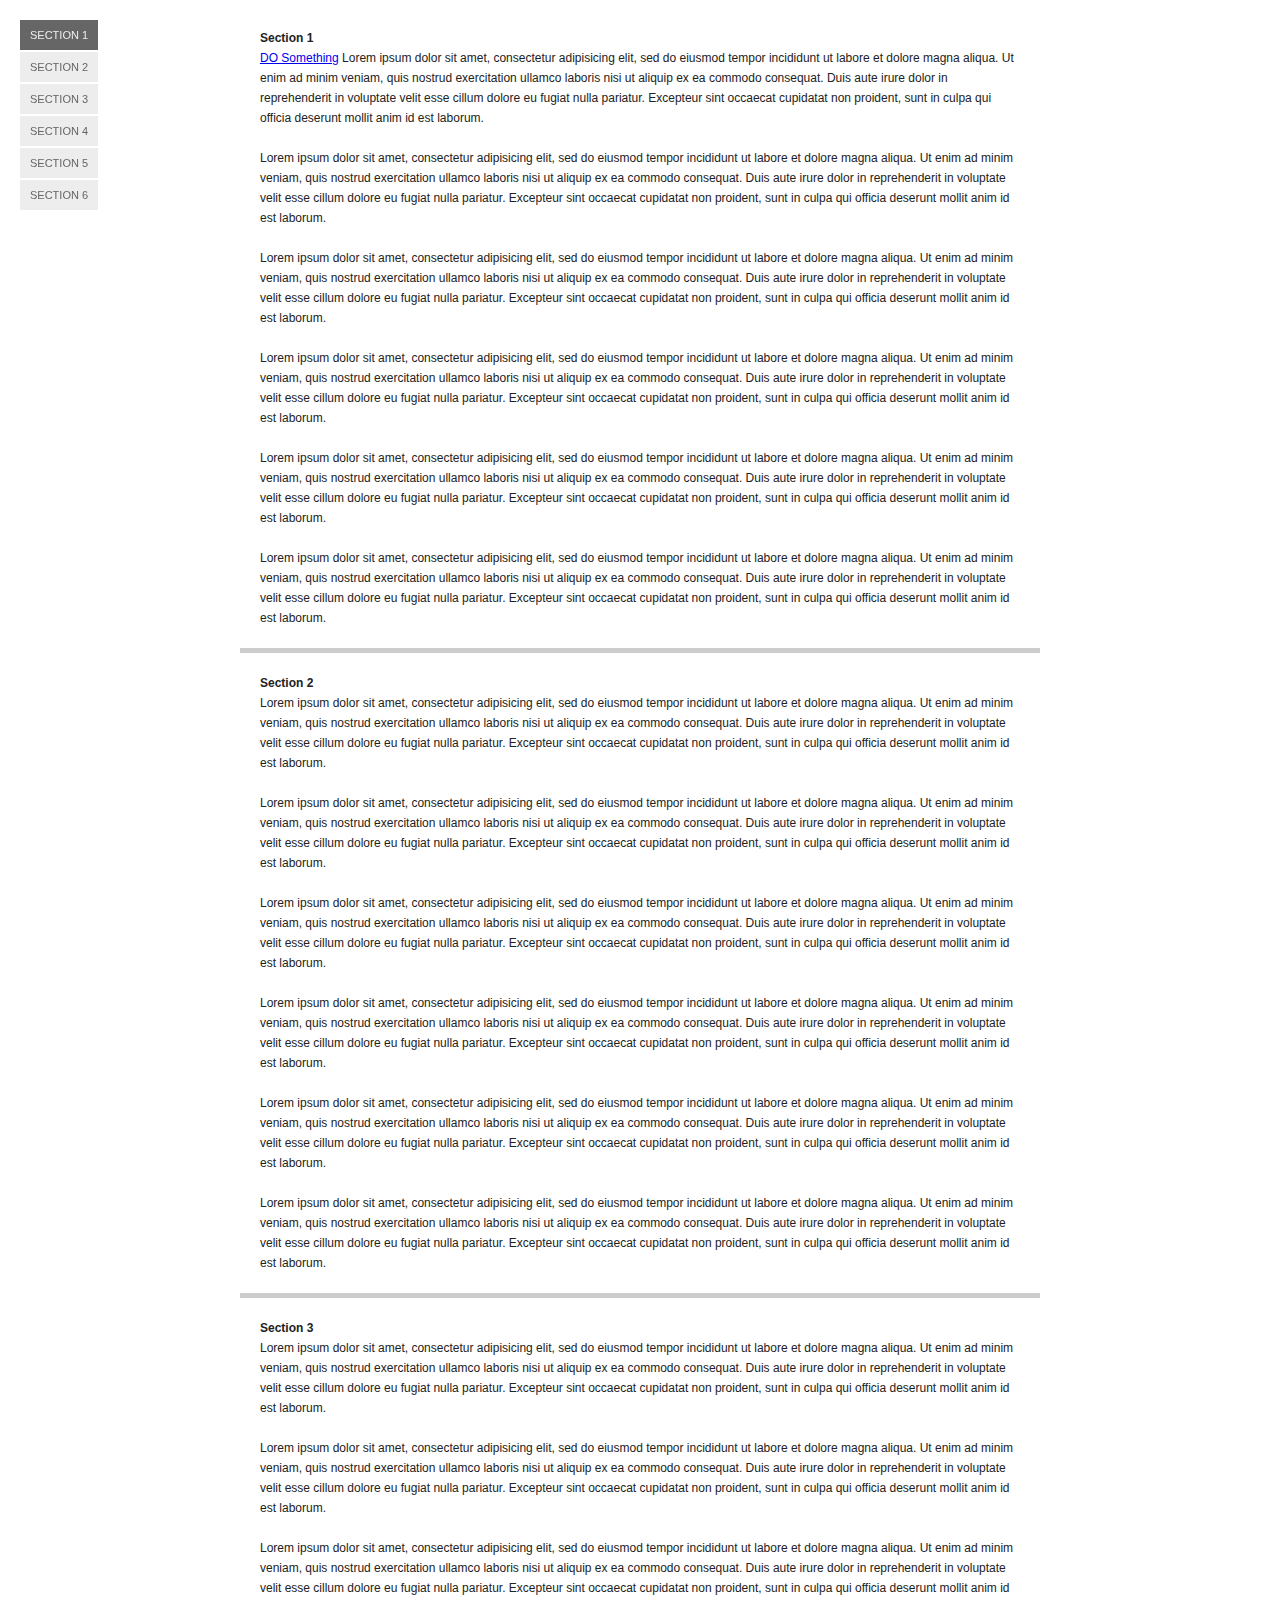
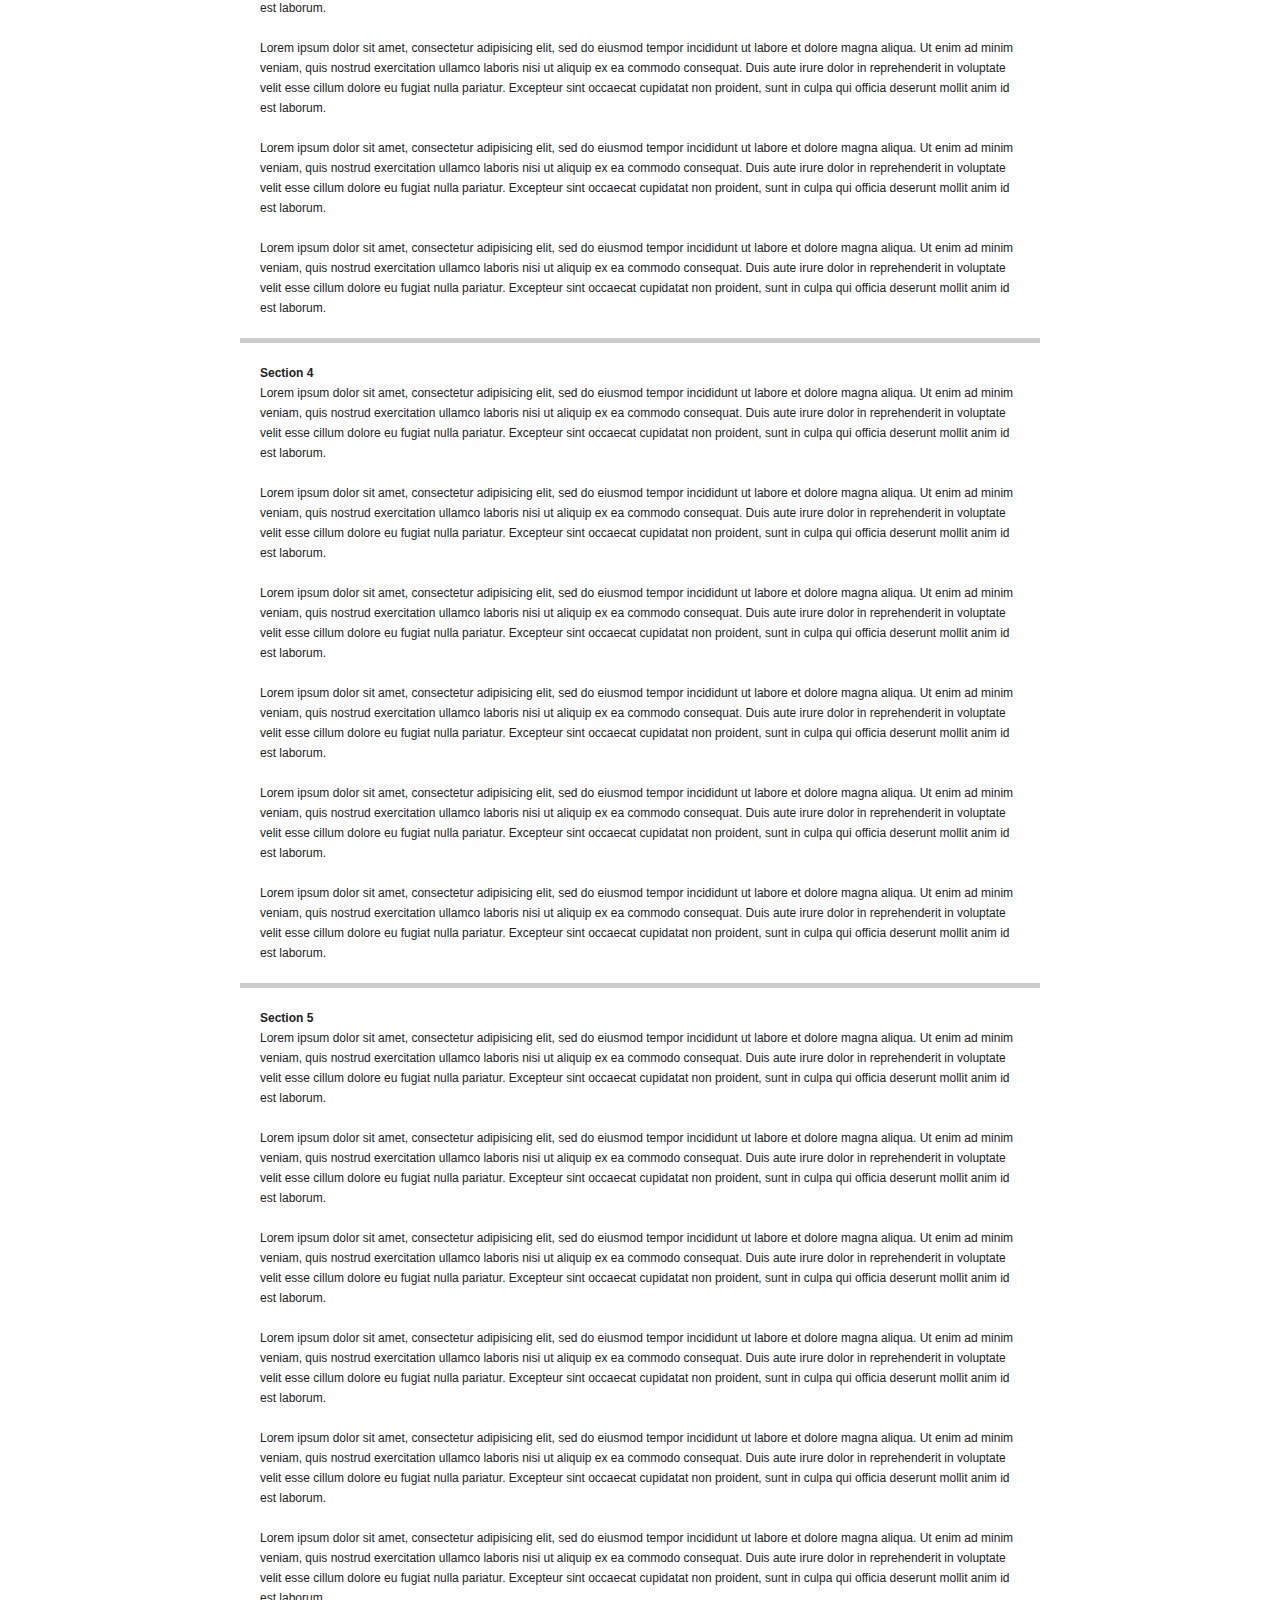
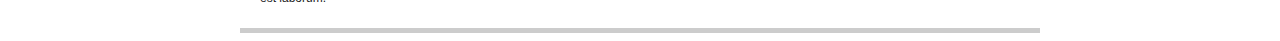
<file: plugins/onePageNav/non-existing.htm>
<!DOCTYPE html>
<html>
<head>
<meta charset="utf-8" />
<title>jQuery One Page Nav</title>
<style>
body {
	color: #222;
	font: 12px/20px Helvetica, Arial, sans-serif;
}
p,
ul {
	margin: 0;
	padding: 0;
}
p {
	margin-bottom: 20px;
}
#nav {
	left: 20px;
	list-style: none;
	position: fixed;
	top: 20px;
}
#nav li {
	margin-bottom: 2px;
}
#nav a {
	background: #ededed;
	color: #666;
	display: block;
	font-size: 11px;
	padding: 5px 10px;
	text-decoration: none;
	text-transform: uppercase;
}
#nav a:hover {
	background: #dedede;
}
#nav .current a {
	background: #666;
	color: #ededed;
}
.current {
	background: red;
}
#container {
	margin: 0 auto;
	width: 800px;
}
.section {
	border-bottom: 5px solid #ccc;
	padding: 20px;
}
.section p:last-child {
	margin-bottom: 0;
}
</style>
</head>

<body>
<ul id="nav">
	<li class="current"><a href="#section-1">Section 1</a></li>
	<li><a href="#section-2">Section 2</a></li>
	<li><a href="#section-3">Section 3</a></li>
	<li><a href="#section-4">Section 4</a></li>
	<li><a href="#section-5">Section 5</a></li>
	<li><a href="#section-6">Section 6</a></li>
</ul>

<div id="container">
	<div class="section" id="section-1">
		<strong>Section 1</strong>
		<p><a href="#" class="do">DO Something</a> Lorem ipsum dolor sit amet, consectetur adipisicing elit, sed do eiusmod tempor incididunt ut labore et dolore magna aliqua. Ut enim ad minim veniam, quis nostrud exercitation ullamco laboris nisi ut aliquip ex ea commodo consequat. Duis aute irure dolor in reprehenderit in voluptate velit esse cillum dolore eu fugiat nulla pariatur. Excepteur sint occaecat cupidatat non proident, sunt in culpa qui officia deserunt mollit anim id est laborum.</p>
		<p>Lorem ipsum dolor sit amet, consectetur adipisicing elit, sed do eiusmod tempor incididunt ut labore et dolore magna aliqua. Ut enim ad minim veniam, quis nostrud exercitation ullamco laboris nisi ut aliquip ex ea commodo consequat. Duis aute irure dolor in reprehenderit in voluptate velit esse cillum dolore eu fugiat nulla pariatur. Excepteur sint occaecat cupidatat non proident, sunt in culpa qui officia deserunt mollit anim id est laborum.</p>
		<p>Lorem ipsum dolor sit amet, consectetur adipisicing elit, sed do eiusmod tempor incididunt ut labore et dolore magna aliqua. Ut enim ad minim veniam, quis nostrud exercitation ullamco laboris nisi ut aliquip ex ea commodo consequat. Duis aute irure dolor in reprehenderit in voluptate velit esse cillum dolore eu fugiat nulla pariatur. Excepteur sint occaecat cupidatat non proident, sunt in culpa qui officia deserunt mollit anim id est laborum.</p>
		<p>Lorem ipsum dolor sit amet, consectetur adipisicing elit, sed do eiusmod tempor incididunt ut labore et dolore magna aliqua. Ut enim ad minim veniam, quis nostrud exercitation ullamco laboris nisi ut aliquip ex ea commodo consequat. Duis aute irure dolor in reprehenderit in voluptate velit esse cillum dolore eu fugiat nulla pariatur. Excepteur sint occaecat cupidatat non proident, sunt in culpa qui officia deserunt mollit anim id est laborum.</p>
		<p>Lorem ipsum dolor sit amet, consectetur adipisicing elit, sed do eiusmod tempor incididunt ut labore et dolore magna aliqua. Ut enim ad minim veniam, quis nostrud exercitation ullamco laboris nisi ut aliquip ex ea commodo consequat. Duis aute irure dolor in reprehenderit in voluptate velit esse cillum dolore eu fugiat nulla pariatur. Excepteur sint occaecat cupidatat non proident, sunt in culpa qui officia deserunt mollit anim id est laborum.</p>
		<p>Lorem ipsum dolor sit amet, consectetur adipisicing elit, sed do eiusmod tempor incididunt ut labore et dolore magna aliqua. Ut enim ad minim veniam, quis nostrud exercitation ullamco laboris nisi ut aliquip ex ea commodo consequat. Duis aute irure dolor in reprehenderit in voluptate velit esse cillum dolore eu fugiat nulla pariatur. Excepteur sint occaecat cupidatat non proident, sunt in culpa qui officia deserunt mollit anim id est laborum.</p>
	</div>

	<div class="section" id="section-2">
		<strong>Section 2</strong>
		<p>Lorem ipsum dolor sit amet, consectetur adipisicing elit, sed do eiusmod tempor incididunt ut labore et dolore magna aliqua. Ut enim ad minim veniam, quis nostrud exercitation ullamco laboris nisi ut aliquip ex ea commodo consequat. Duis aute irure dolor in reprehenderit in voluptate velit esse cillum dolore eu fugiat nulla pariatur. Excepteur sint occaecat cupidatat non proident, sunt in culpa qui officia deserunt mollit anim id est laborum.</p>
		<p>Lorem ipsum dolor sit amet, consectetur adipisicing elit, sed do eiusmod tempor incididunt ut labore et dolore magna aliqua. Ut enim ad minim veniam, quis nostrud exercitation ullamco laboris nisi ut aliquip ex ea commodo consequat. Duis aute irure dolor in reprehenderit in voluptate velit esse cillum dolore eu fugiat nulla pariatur. Excepteur sint occaecat cupidatat non proident, sunt in culpa qui officia deserunt mollit anim id est laborum.</p>
		<p>Lorem ipsum dolor sit amet, consectetur adipisicing elit, sed do eiusmod tempor incididunt ut labore et dolore magna aliqua. Ut enim ad minim veniam, quis nostrud exercitation ullamco laboris nisi ut aliquip ex ea commodo consequat. Duis aute irure dolor in reprehenderit in voluptate velit esse cillum dolore eu fugiat nulla pariatur. Excepteur sint occaecat cupidatat non proident, sunt in culpa qui officia deserunt mollit anim id est laborum.</p>
		<p>Lorem ipsum dolor sit amet, consectetur adipisicing elit, sed do eiusmod tempor incididunt ut labore et dolore magna aliqua. Ut enim ad minim veniam, quis nostrud exercitation ullamco laboris nisi ut aliquip ex ea commodo consequat. Duis aute irure dolor in reprehenderit in voluptate velit esse cillum dolore eu fugiat nulla pariatur. Excepteur sint occaecat cupidatat non proident, sunt in culpa qui officia deserunt mollit anim id est laborum.</p>
		<p>Lorem ipsum dolor sit amet, consectetur adipisicing elit, sed do eiusmod tempor incididunt ut labore et dolore magna aliqua. Ut enim ad minim veniam, quis nostrud exercitation ullamco laboris nisi ut aliquip ex ea commodo consequat. Duis aute irure dolor in reprehenderit in voluptate velit esse cillum dolore eu fugiat nulla pariatur. Excepteur sint occaecat cupidatat non proident, sunt in culpa qui officia deserunt mollit anim id est laborum.</p>
		<p>Lorem ipsum dolor sit amet, consectetur adipisicing elit, sed do eiusmod tempor incididunt ut labore et dolore magna aliqua. Ut enim ad minim veniam, quis nostrud exercitation ullamco laboris nisi ut aliquip ex ea commodo consequat. Duis aute irure dolor in reprehenderit in voluptate velit esse cillum dolore eu fugiat nulla pariatur. Excepteur sint occaecat cupidatat non proident, sunt in culpa qui officia deserunt mollit anim id est laborum.</p>
	</div>

	<div class="section" id="section-3">
		<strong>Section 3</strong>
		<p>Lorem ipsum dolor sit amet, consectetur adipisicing elit, sed do eiusmod tempor incididunt ut labore et dolore magna aliqua. Ut enim ad minim veniam, quis nostrud exercitation ullamco laboris nisi ut aliquip ex ea commodo consequat. Duis aute irure dolor in reprehenderit in voluptate velit esse cillum dolore eu fugiat nulla pariatur. Excepteur sint occaecat cupidatat non proident, sunt in culpa qui officia deserunt mollit anim id est laborum.</p>
		<p>Lorem ipsum dolor sit amet, consectetur adipisicing elit, sed do eiusmod tempor incididunt ut labore et dolore magna aliqua. Ut enim ad minim veniam, quis nostrud exercitation ullamco laboris nisi ut aliquip ex ea commodo consequat. Duis aute irure dolor in reprehenderit in voluptate velit esse cillum dolore eu fugiat nulla pariatur. Excepteur sint occaecat cupidatat non proident, sunt in culpa qui officia deserunt mollit anim id est laborum.</p>
		<p>Lorem ipsum dolor sit amet, consectetur adipisicing elit, sed do eiusmod tempor incididunt ut labore et dolore magna aliqua. Ut enim ad minim veniam, quis nostrud exercitation ullamco laboris nisi ut aliquip ex ea commodo consequat. Duis aute irure dolor in reprehenderit in voluptate velit esse cillum dolore eu fugiat nulla pariatur. Excepteur sint occaecat cupidatat non proident, sunt in culpa qui officia deserunt mollit anim id est laborum.</p>
		<p>Lorem ipsum dolor sit amet, consectetur adipisicing elit, sed do eiusmod tempor incididunt ut labore et dolore magna aliqua. Ut enim ad minim veniam, quis nostrud exercitation ullamco laboris nisi ut aliquip ex ea commodo consequat. Duis aute irure dolor in reprehenderit in voluptate velit esse cillum dolore eu fugiat nulla pariatur. Excepteur sint occaecat cupidatat non proident, sunt in culpa qui officia deserunt mollit anim id est laborum.</p>
		<p>Lorem ipsum dolor sit amet, consectetur adipisicing elit, sed do eiusmod tempor incididunt ut labore et dolore magna aliqua. Ut enim ad minim veniam, quis nostrud exercitation ullamco laboris nisi ut aliquip ex ea commodo consequat. Duis aute irure dolor in reprehenderit in voluptate velit esse cillum dolore eu fugiat nulla pariatur. Excepteur sint occaecat cupidatat non proident, sunt in culpa qui officia deserunt mollit anim id est laborum.</p>
		<p>Lorem ipsum dolor sit amet, consectetur adipisicing elit, sed do eiusmod tempor incididunt ut labore et dolore magna aliqua. Ut enim ad minim veniam, quis nostrud exercitation ullamco laboris nisi ut aliquip ex ea commodo consequat. Duis aute irure dolor in reprehenderit in voluptate velit esse cillum dolore eu fugiat nulla pariatur. Excepteur sint occaecat cupidatat non proident, sunt in culpa qui officia deserunt mollit anim id est laborum.</p>
	</div>

	<div class="section" id="section-4">
		<strong>Section 4</strong>
		<p>Lorem ipsum dolor sit amet, consectetur adipisicing elit, sed do eiusmod tempor incididunt ut labore et dolore magna aliqua. Ut enim ad minim veniam, quis nostrud exercitation ullamco laboris nisi ut aliquip ex ea commodo consequat. Duis aute irure dolor in reprehenderit in voluptate velit esse cillum dolore eu fugiat nulla pariatur. Excepteur sint occaecat cupidatat non proident, sunt in culpa qui officia deserunt mollit anim id est laborum.</p>
		<p>Lorem ipsum dolor sit amet, consectetur adipisicing elit, sed do eiusmod tempor incididunt ut labore et dolore magna aliqua. Ut enim ad minim veniam, quis nostrud exercitation ullamco laboris nisi ut aliquip ex ea commodo consequat. Duis aute irure dolor in reprehenderit in voluptate velit esse cillum dolore eu fugiat nulla pariatur. Excepteur sint occaecat cupidatat non proident, sunt in culpa qui officia deserunt mollit anim id est laborum.</p>
		<p>Lorem ipsum dolor sit amet, consectetur adipisicing elit, sed do eiusmod tempor incididunt ut labore et dolore magna aliqua. Ut enim ad minim veniam, quis nostrud exercitation ullamco laboris nisi ut aliquip ex ea commodo consequat. Duis aute irure dolor in reprehenderit in voluptate velit esse cillum dolore eu fugiat nulla pariatur. Excepteur sint occaecat cupidatat non proident, sunt in culpa qui officia deserunt mollit anim id est laborum.</p>
		<p>Lorem ipsum dolor sit amet, consectetur adipisicing elit, sed do eiusmod tempor incididunt ut labore et dolore magna aliqua. Ut enim ad minim veniam, quis nostrud exercitation ullamco laboris nisi ut aliquip ex ea commodo consequat. Duis aute irure dolor in reprehenderit in voluptate velit esse cillum dolore eu fugiat nulla pariatur. Excepteur sint occaecat cupidatat non proident, sunt in culpa qui officia deserunt mollit anim id est laborum.</p>
		<p>Lorem ipsum dolor sit amet, consectetur adipisicing elit, sed do eiusmod tempor incididunt ut labore et dolore magna aliqua. Ut enim ad minim veniam, quis nostrud exercitation ullamco laboris nisi ut aliquip ex ea commodo consequat. Duis aute irure dolor in reprehenderit in voluptate velit esse cillum dolore eu fugiat nulla pariatur. Excepteur sint occaecat cupidatat non proident, sunt in culpa qui officia deserunt mollit anim id est laborum.</p>
		<p>Lorem ipsum dolor sit amet, consectetur adipisicing elit, sed do eiusmod tempor incididunt ut labore et dolore magna aliqua. Ut enim ad minim veniam, quis nostrud exercitation ullamco laboris nisi ut aliquip ex ea commodo consequat. Duis aute irure dolor in reprehenderit in voluptate velit esse cillum dolore eu fugiat nulla pariatur. Excepteur sint occaecat cupidatat non proident, sunt in culpa qui officia deserunt mollit anim id est laborum.</p>
	</div>

	<div class="section" id="section-5">
		<strong>Section 5</strong>
		<p>Lorem ipsum dolor sit amet, consectetur adipisicing elit, sed do eiusmod tempor incididunt ut labore et dolore magna aliqua. Ut enim ad minim veniam, quis nostrud exercitation ullamco laboris nisi ut aliquip ex ea commodo consequat. Duis aute irure dolor in reprehenderit in voluptate velit esse cillum dolore eu fugiat nulla pariatur. Excepteur sint occaecat cupidatat non proident, sunt in culpa qui officia deserunt mollit anim id est laborum.</p>
		<p>Lorem ipsum dolor sit amet, consectetur adipisicing elit, sed do eiusmod tempor incididunt ut labore et dolore magna aliqua. Ut enim ad minim veniam, quis nostrud exercitation ullamco laboris nisi ut aliquip ex ea commodo consequat. Duis aute irure dolor in reprehenderit in voluptate velit esse cillum dolore eu fugiat nulla pariatur. Excepteur sint occaecat cupidatat non proident, sunt in culpa qui officia deserunt mollit anim id est laborum.</p>
		<p>Lorem ipsum dolor sit amet, consectetur adipisicing elit, sed do eiusmod tempor incididunt ut labore et dolore magna aliqua. Ut enim ad minim veniam, quis nostrud exercitation ullamco laboris nisi ut aliquip ex ea commodo consequat. Duis aute irure dolor in reprehenderit in voluptate velit esse cillum dolore eu fugiat nulla pariatur. Excepteur sint occaecat cupidatat non proident, sunt in culpa qui officia deserunt mollit anim id est laborum.</p>
		<p>Lorem ipsum dolor sit amet, consectetur adipisicing elit, sed do eiusmod tempor incididunt ut labore et dolore magna aliqua. Ut enim ad minim veniam, quis nostrud exercitation ullamco laboris nisi ut aliquip ex ea commodo consequat. Duis aute irure dolor in reprehenderit in voluptate velit esse cillum dolore eu fugiat nulla pariatur. Excepteur sint occaecat cupidatat non proident, sunt in culpa qui officia deserunt mollit anim id est laborum.</p>
		<p>Lorem ipsum dolor sit amet, consectetur adipisicing elit, sed do eiusmod tempor incididunt ut labore et dolore magna aliqua. Ut enim ad minim veniam, quis nostrud exercitation ullamco laboris nisi ut aliquip ex ea commodo consequat. Duis aute irure dolor in reprehenderit in voluptate velit esse cillum dolore eu fugiat nulla pariatur. Excepteur sint occaecat cupidatat non proident, sunt in culpa qui officia deserunt mollit anim id est laborum.</p>
		<p>Lorem ipsum dolor sit amet, consectetur adipisicing elit, sed do eiusmod tempor incididunt ut labore et dolore magna aliqua. Ut enim ad minim veniam, quis nostrud exercitation ullamco laboris nisi ut aliquip ex ea commodo consequat. Duis aute irure dolor in reprehenderit in voluptate velit esse cillum dolore eu fugiat nulla pariatur. Excepteur sint occaecat cupidatat non proident, sunt in culpa qui officia deserunt mollit anim id est laborum.</p>
	</div>
</div>

<script src="jquery.js"></script>
<script src="jquery.scrollTo.js"></script>
<script src="jquery.nav.js"></script>
<script>
$(document).ready(function() {
	$('#nav').onePageNav({
		begin: function() {
		console.log('start')
		},
		end: function() {
		console.log('stop')
		}
	});
	
	$('.do').click(function(e) {
		$('#section-4').append('<p>Lorem ipsum dolor sit amet, consectetur adipisicing elit, sed do eiusmod tempor incididunt ut labore et dolore magna aliqua. Ut enim ad minim veniam, quis nostrud exercitation ullamco laboris nisi ut aliquip ex ea commodo consequat. Duis aute irure dolor in reprehenderit in voluptate velit esse cillum dolore eu fugiat nulla pariatur. Excepteur sint occaecat cupidatat non proident, sunt in culpa qui officia deserunt mollit anim id est laborum.</p><p>Lorem ipsum dolor sit amet, consectetur adipisicing elit, sed do eiusmod tempor incididunt ut labore et dolore magna aliqua. Ut enim ad minim veniam, quis nostrud exercitation ullamco laboris nisi ut aliquip ex ea commodo consequat. Duis aute irure dolor in reprehenderit in voluptate velit esse cillum dolore eu fugiat nulla pariatur. Excepteur sint occaecat cupidatat non proident, sunt in culpa qui officia deserunt mollit anim id est laborum.</p><p>Lorem ipsum dolor sit amet, consectetur adipisicing elit, sed do eiusmod tempor incididunt ut labore et dolore magna aliqua. Ut enim ad minim veniam, quis nostrud exercitation ullamco laboris nisi ut aliquip ex ea commodo consequat. Duis aute irure dolor in reprehenderit in voluptate velit esse cillum dolore eu fugiat nulla pariatur. Excepteur sint occaecat cupidatat non proident, sunt in culpa qui officia deserunt mollit anim id est laborum.</p>');
		e.preventDefault();
	});
	
});
</script>
</body>
</html>
</file>
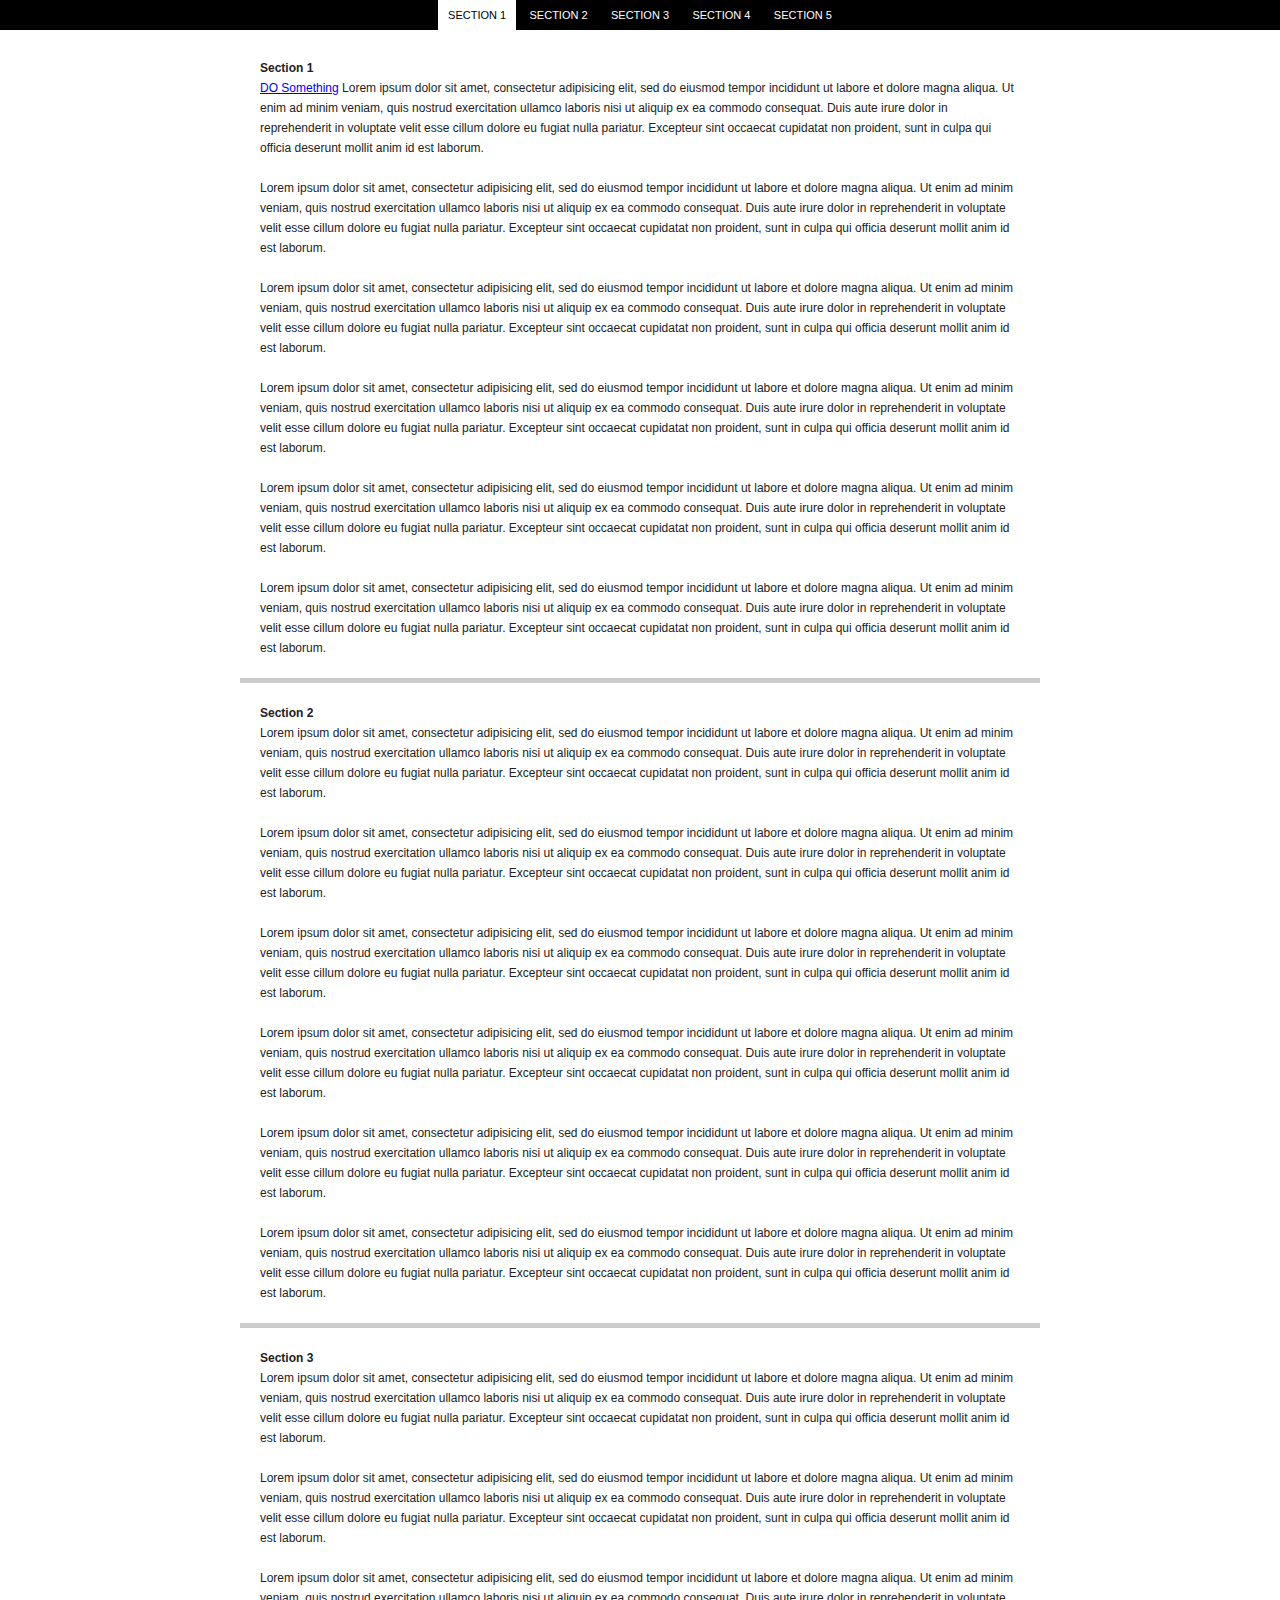
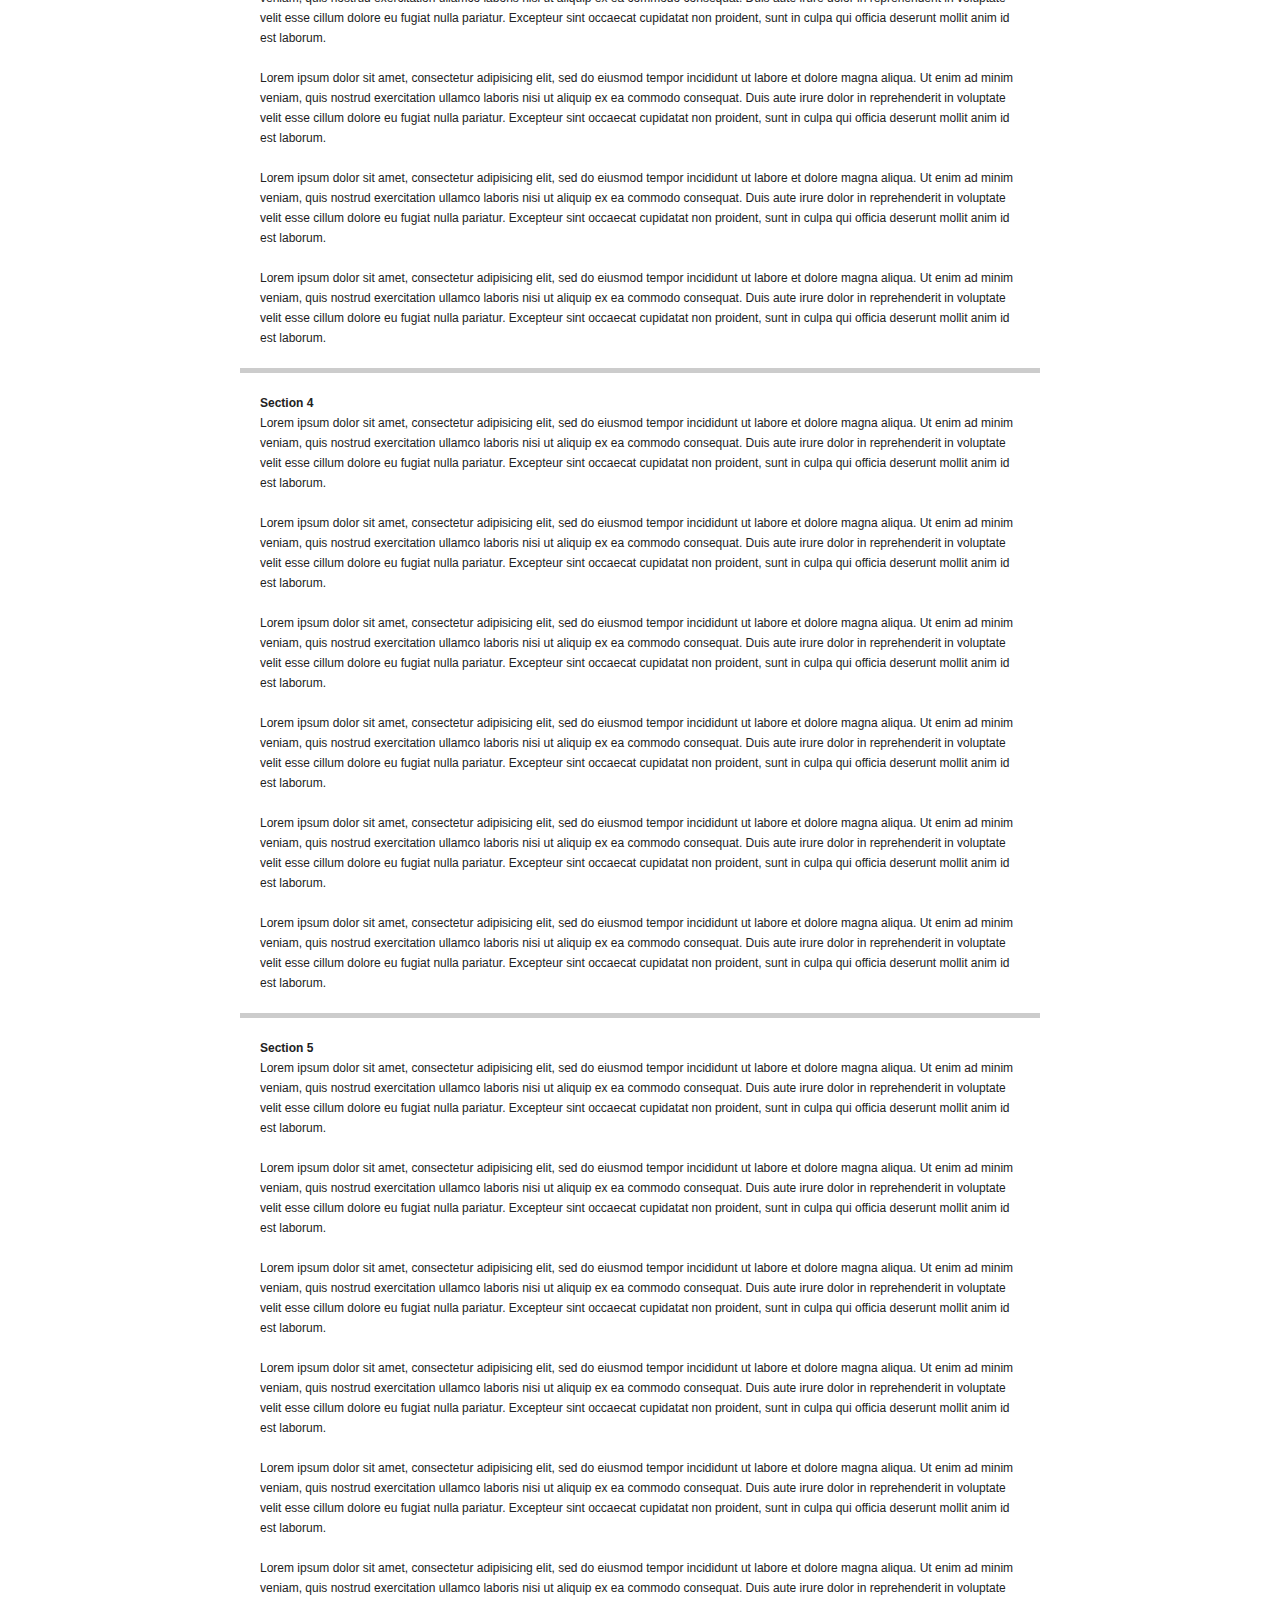
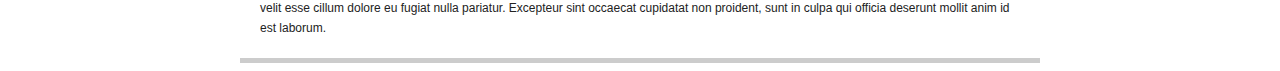
<file: plugins/onePageNav/top.htm>
<!DOCTYPE html>
<html>
<head>
<meta charset="utf-8" />
<title>jQuery One Page Nav</title>
<style>
body {
	color: #222;
	font: 12px/20px Helvetica, Arial, sans-serif;
}
p,
ul {
	margin: 0;
	padding: 0;
}
p {
	margin-bottom: 20px;
}
#nav {
	background: #000;
	left: 0;
	list-style: none;
	overflow: hidden;
	position: fixed;
	right: 0;
	text-align: center;
	top: 0;
}
#nav li {
	display: inline-block;
}
#nav a {
	color: #fff;
	display: block;
	font-size: 11px;
	padding: 5px 10px;
	text-decoration: none;
	text-transform: uppercase;
}
#nav a:hover {
	color: #dedede;
}
#nav .current a {
	background: #fff;
	color: #000;
}
.current {
	background: red;
}
#container {
	margin: 0 auto;
	width: 800px;
}
.section {
	border-bottom: 5px solid #ccc;
	padding: 20px;
}
#section-1 {
	padding-top: 50px;
}
.section p:last-child {
	margin-bottom: 0;
}
</style>
</head>

<body>
<ul id="nav">
	<li class="current"><a href="#section-1">Section 1</a></li>
	<li><a href="#section-2">Section 2</a></li>
	<li><a href="#section-3">Section 3</a></li>
	<li><a href="#section-4">Section 4</a></li>
	<li><a href="#section-5">Section 5</a></li>
</ul>

<div id="container">
	<div class="section" id="section-1">
		<strong>Section 1</strong>
		<p><a href="#" class="do">DO Something</a> Lorem ipsum dolor sit amet, consectetur adipisicing elit, sed do eiusmod tempor incididunt ut labore et dolore magna aliqua. Ut enim ad minim veniam, quis nostrud exercitation ullamco laboris nisi ut aliquip ex ea commodo consequat. Duis aute irure dolor in reprehenderit in voluptate velit esse cillum dolore eu fugiat nulla pariatur. Excepteur sint occaecat cupidatat non proident, sunt in culpa qui officia deserunt mollit anim id est laborum.</p>
		<p>Lorem ipsum dolor sit amet, consectetur adipisicing elit, sed do eiusmod tempor incididunt ut labore et dolore magna aliqua. Ut enim ad minim veniam, quis nostrud exercitation ullamco laboris nisi ut aliquip ex ea commodo consequat. Duis aute irure dolor in reprehenderit in voluptate velit esse cillum dolore eu fugiat nulla pariatur. Excepteur sint occaecat cupidatat non proident, sunt in culpa qui officia deserunt mollit anim id est laborum.</p>
		<p>Lorem ipsum dolor sit amet, consectetur adipisicing elit, sed do eiusmod tempor incididunt ut labore et dolore magna aliqua. Ut enim ad minim veniam, quis nostrud exercitation ullamco laboris nisi ut aliquip ex ea commodo consequat. Duis aute irure dolor in reprehenderit in voluptate velit esse cillum dolore eu fugiat nulla pariatur. Excepteur sint occaecat cupidatat non proident, sunt in culpa qui officia deserunt mollit anim id est laborum.</p>
		<p>Lorem ipsum dolor sit amet, consectetur adipisicing elit, sed do eiusmod tempor incididunt ut labore et dolore magna aliqua. Ut enim ad minim veniam, quis nostrud exercitation ullamco laboris nisi ut aliquip ex ea commodo consequat. Duis aute irure dolor in reprehenderit in voluptate velit esse cillum dolore eu fugiat nulla pariatur. Excepteur sint occaecat cupidatat non proident, sunt in culpa qui officia deserunt mollit anim id est laborum.</p>
		<p>Lorem ipsum dolor sit amet, consectetur adipisicing elit, sed do eiusmod tempor incididunt ut labore et dolore magna aliqua. Ut enim ad minim veniam, quis nostrud exercitation ullamco laboris nisi ut aliquip ex ea commodo consequat. Duis aute irure dolor in reprehenderit in voluptate velit esse cillum dolore eu fugiat nulla pariatur. Excepteur sint occaecat cupidatat non proident, sunt in culpa qui officia deserunt mollit anim id est laborum.</p>
		<p>Lorem ipsum dolor sit amet, consectetur adipisicing elit, sed do eiusmod tempor incididunt ut labore et dolore magna aliqua. Ut enim ad minim veniam, quis nostrud exercitation ullamco laboris nisi ut aliquip ex ea commodo consequat. Duis aute irure dolor in reprehenderit in voluptate velit esse cillum dolore eu fugiat nulla pariatur. Excepteur sint occaecat cupidatat non proident, sunt in culpa qui officia deserunt mollit anim id est laborum.</p>
	</div>

	<div class="section" id="section-2">
		<strong>Section 2</strong>
		<p>Lorem ipsum dolor sit amet, consectetur adipisicing elit, sed do eiusmod tempor incididunt ut labore et dolore magna aliqua. Ut enim ad minim veniam, quis nostrud exercitation ullamco laboris nisi ut aliquip ex ea commodo consequat. Duis aute irure dolor in reprehenderit in voluptate velit esse cillum dolore eu fugiat nulla pariatur. Excepteur sint occaecat cupidatat non proident, sunt in culpa qui officia deserunt mollit anim id est laborum.</p>
		<p>Lorem ipsum dolor sit amet, consectetur adipisicing elit, sed do eiusmod tempor incididunt ut labore et dolore magna aliqua. Ut enim ad minim veniam, quis nostrud exercitation ullamco laboris nisi ut aliquip ex ea commodo consequat. Duis aute irure dolor in reprehenderit in voluptate velit esse cillum dolore eu fugiat nulla pariatur. Excepteur sint occaecat cupidatat non proident, sunt in culpa qui officia deserunt mollit anim id est laborum.</p>
		<p>Lorem ipsum dolor sit amet, consectetur adipisicing elit, sed do eiusmod tempor incididunt ut labore et dolore magna aliqua. Ut enim ad minim veniam, quis nostrud exercitation ullamco laboris nisi ut aliquip ex ea commodo consequat. Duis aute irure dolor in reprehenderit in voluptate velit esse cillum dolore eu fugiat nulla pariatur. Excepteur sint occaecat cupidatat non proident, sunt in culpa qui officia deserunt mollit anim id est laborum.</p>
		<p>Lorem ipsum dolor sit amet, consectetur adipisicing elit, sed do eiusmod tempor incididunt ut labore et dolore magna aliqua. Ut enim ad minim veniam, quis nostrud exercitation ullamco laboris nisi ut aliquip ex ea commodo consequat. Duis aute irure dolor in reprehenderit in voluptate velit esse cillum dolore eu fugiat nulla pariatur. Excepteur sint occaecat cupidatat non proident, sunt in culpa qui officia deserunt mollit anim id est laborum.</p>
		<p>Lorem ipsum dolor sit amet, consectetur adipisicing elit, sed do eiusmod tempor incididunt ut labore et dolore magna aliqua. Ut enim ad minim veniam, quis nostrud exercitation ullamco laboris nisi ut aliquip ex ea commodo consequat. Duis aute irure dolor in reprehenderit in voluptate velit esse cillum dolore eu fugiat nulla pariatur. Excepteur sint occaecat cupidatat non proident, sunt in culpa qui officia deserunt mollit anim id est laborum.</p>
		<p>Lorem ipsum dolor sit amet, consectetur adipisicing elit, sed do eiusmod tempor incididunt ut labore et dolore magna aliqua. Ut enim ad minim veniam, quis nostrud exercitation ullamco laboris nisi ut aliquip ex ea commodo consequat. Duis aute irure dolor in reprehenderit in voluptate velit esse cillum dolore eu fugiat nulla pariatur. Excepteur sint occaecat cupidatat non proident, sunt in culpa qui officia deserunt mollit anim id est laborum.</p>
	</div>

	<div class="section" id="section-3">
		<strong>Section 3</strong>
		<p>Lorem ipsum dolor sit amet, consectetur adipisicing elit, sed do eiusmod tempor incididunt ut labore et dolore magna aliqua. Ut enim ad minim veniam, quis nostrud exercitation ullamco laboris nisi ut aliquip ex ea commodo consequat. Duis aute irure dolor in reprehenderit in voluptate velit esse cillum dolore eu fugiat nulla pariatur. Excepteur sint occaecat cupidatat non proident, sunt in culpa qui officia deserunt mollit anim id est laborum.</p>
		<p>Lorem ipsum dolor sit amet, consectetur adipisicing elit, sed do eiusmod tempor incididunt ut labore et dolore magna aliqua. Ut enim ad minim veniam, quis nostrud exercitation ullamco laboris nisi ut aliquip ex ea commodo consequat. Duis aute irure dolor in reprehenderit in voluptate velit esse cillum dolore eu fugiat nulla pariatur. Excepteur sint occaecat cupidatat non proident, sunt in culpa qui officia deserunt mollit anim id est laborum.</p>
		<p>Lorem ipsum dolor sit amet, consectetur adipisicing elit, sed do eiusmod tempor incididunt ut labore et dolore magna aliqua. Ut enim ad minim veniam, quis nostrud exercitation ullamco laboris nisi ut aliquip ex ea commodo consequat. Duis aute irure dolor in reprehenderit in voluptate velit esse cillum dolore eu fugiat nulla pariatur. Excepteur sint occaecat cupidatat non proident, sunt in culpa qui officia deserunt mollit anim id est laborum.</p>
		<p>Lorem ipsum dolor sit amet, consectetur adipisicing elit, sed do eiusmod tempor incididunt ut labore et dolore magna aliqua. Ut enim ad minim veniam, quis nostrud exercitation ullamco laboris nisi ut aliquip ex ea commodo consequat. Duis aute irure dolor in reprehenderit in voluptate velit esse cillum dolore eu fugiat nulla pariatur. Excepteur sint occaecat cupidatat non proident, sunt in culpa qui officia deserunt mollit anim id est laborum.</p>
		<p>Lorem ipsum dolor sit amet, consectetur adipisicing elit, sed do eiusmod tempor incididunt ut labore et dolore magna aliqua. Ut enim ad minim veniam, quis nostrud exercitation ullamco laboris nisi ut aliquip ex ea commodo consequat. Duis aute irure dolor in reprehenderit in voluptate velit esse cillum dolore eu fugiat nulla pariatur. Excepteur sint occaecat cupidatat non proident, sunt in culpa qui officia deserunt mollit anim id est laborum.</p>
		<p>Lorem ipsum dolor sit amet, consectetur adipisicing elit, sed do eiusmod tempor incididunt ut labore et dolore magna aliqua. Ut enim ad minim veniam, quis nostrud exercitation ullamco laboris nisi ut aliquip ex ea commodo consequat. Duis aute irure dolor in reprehenderit in voluptate velit esse cillum dolore eu fugiat nulla pariatur. Excepteur sint occaecat cupidatat non proident, sunt in culpa qui officia deserunt mollit anim id est laborum.</p>
	</div>

	<div class="section" id="section-4">
		<strong>Section 4</strong>
		<p>Lorem ipsum dolor sit amet, consectetur adipisicing elit, sed do eiusmod tempor incididunt ut labore et dolore magna aliqua. Ut enim ad minim veniam, quis nostrud exercitation ullamco laboris nisi ut aliquip ex ea commodo consequat. Duis aute irure dolor in reprehenderit in voluptate velit esse cillum dolore eu fugiat nulla pariatur. Excepteur sint occaecat cupidatat non proident, sunt in culpa qui officia deserunt mollit anim id est laborum.</p>
		<p>Lorem ipsum dolor sit amet, consectetur adipisicing elit, sed do eiusmod tempor incididunt ut labore et dolore magna aliqua. Ut enim ad minim veniam, quis nostrud exercitation ullamco laboris nisi ut aliquip ex ea commodo consequat. Duis aute irure dolor in reprehenderit in voluptate velit esse cillum dolore eu fugiat nulla pariatur. Excepteur sint occaecat cupidatat non proident, sunt in culpa qui officia deserunt mollit anim id est laborum.</p>
		<p>Lorem ipsum dolor sit amet, consectetur adipisicing elit, sed do eiusmod tempor incididunt ut labore et dolore magna aliqua. Ut enim ad minim veniam, quis nostrud exercitation ullamco laboris nisi ut aliquip ex ea commodo consequat. Duis aute irure dolor in reprehenderit in voluptate velit esse cillum dolore eu fugiat nulla pariatur. Excepteur sint occaecat cupidatat non proident, sunt in culpa qui officia deserunt mollit anim id est laborum.</p>
		<p>Lorem ipsum dolor sit amet, consectetur adipisicing elit, sed do eiusmod tempor incididunt ut labore et dolore magna aliqua. Ut enim ad minim veniam, quis nostrud exercitation ullamco laboris nisi ut aliquip ex ea commodo consequat. Duis aute irure dolor in reprehenderit in voluptate velit esse cillum dolore eu fugiat nulla pariatur. Excepteur sint occaecat cupidatat non proident, sunt in culpa qui officia deserunt mollit anim id est laborum.</p>
		<p>Lorem ipsum dolor sit amet, consectetur adipisicing elit, sed do eiusmod tempor incididunt ut labore et dolore magna aliqua. Ut enim ad minim veniam, quis nostrud exercitation ullamco laboris nisi ut aliquip ex ea commodo consequat. Duis aute irure dolor in reprehenderit in voluptate velit esse cillum dolore eu fugiat nulla pariatur. Excepteur sint occaecat cupidatat non proident, sunt in culpa qui officia deserunt mollit anim id est laborum.</p>
		<p>Lorem ipsum dolor sit amet, consectetur adipisicing elit, sed do eiusmod tempor incididunt ut labore et dolore magna aliqua. Ut enim ad minim veniam, quis nostrud exercitation ullamco laboris nisi ut aliquip ex ea commodo consequat. Duis aute irure dolor in reprehenderit in voluptate velit esse cillum dolore eu fugiat nulla pariatur. Excepteur sint occaecat cupidatat non proident, sunt in culpa qui officia deserunt mollit anim id est laborum.</p>
	</div>

	<div class="section" id="section-5">
		<strong>Section 5</strong>
		<p>Lorem ipsum dolor sit amet, consectetur adipisicing elit, sed do eiusmod tempor incididunt ut labore et dolore magna aliqua. Ut enim ad minim veniam, quis nostrud exercitation ullamco laboris nisi ut aliquip ex ea commodo consequat. Duis aute irure dolor in reprehenderit in voluptate velit esse cillum dolore eu fugiat nulla pariatur. Excepteur sint occaecat cupidatat non proident, sunt in culpa qui officia deserunt mollit anim id est laborum.</p>
		<p>Lorem ipsum dolor sit amet, consectetur adipisicing elit, sed do eiusmod tempor incididunt ut labore et dolore magna aliqua. Ut enim ad minim veniam, quis nostrud exercitation ullamco laboris nisi ut aliquip ex ea commodo consequat. Duis aute irure dolor in reprehenderit in voluptate velit esse cillum dolore eu fugiat nulla pariatur. Excepteur sint occaecat cupidatat non proident, sunt in culpa qui officia deserunt mollit anim id est laborum.</p>
		<p>Lorem ipsum dolor sit amet, consectetur adipisicing elit, sed do eiusmod tempor incididunt ut labore et dolore magna aliqua. Ut enim ad minim veniam, quis nostrud exercitation ullamco laboris nisi ut aliquip ex ea commodo consequat. Duis aute irure dolor in reprehenderit in voluptate velit esse cillum dolore eu fugiat nulla pariatur. Excepteur sint occaecat cupidatat non proident, sunt in culpa qui officia deserunt mollit anim id est laborum.</p>
		<p>Lorem ipsum dolor sit amet, consectetur adipisicing elit, sed do eiusmod tempor incididunt ut labore et dolore magna aliqua. Ut enim ad minim veniam, quis nostrud exercitation ullamco laboris nisi ut aliquip ex ea commodo consequat. Duis aute irure dolor in reprehenderit in voluptate velit esse cillum dolore eu fugiat nulla pariatur. Excepteur sint occaecat cupidatat non proident, sunt in culpa qui officia deserunt mollit anim id est laborum.</p>
		<p>Lorem ipsum dolor sit amet, consectetur adipisicing elit, sed do eiusmod tempor incididunt ut labore et dolore magna aliqua. Ut enim ad minim veniam, quis nostrud exercitation ullamco laboris nisi ut aliquip ex ea commodo consequat. Duis aute irure dolor in reprehenderit in voluptate velit esse cillum dolore eu fugiat nulla pariatur. Excepteur sint occaecat cupidatat non proident, sunt in culpa qui officia deserunt mollit anim id est laborum.</p>
		<p>Lorem ipsum dolor sit amet, consectetur adipisicing elit, sed do eiusmod tempor incididunt ut labore et dolore magna aliqua. Ut enim ad minim veniam, quis nostrud exercitation ullamco laboris nisi ut aliquip ex ea commodo consequat. Duis aute irure dolor in reprehenderit in voluptate velit esse cillum dolore eu fugiat nulla pariatur. Excepteur sint occaecat cupidatat non proident, sunt in culpa qui officia deserunt mollit anim id est laborum.</p>
	</div>
</div>

<script src="jquery.js"></script>
<script src="jquery.scrollTo.js"></script>
<script src="jquery.nav.js"></script>
<script>
$(document).ready(function() {
	$('#nav').onePageNav({
		begin: function() {
		console.log('start');
		},
		end: function() {
		console.log('stop');
		},
	scrollOffset: 30
	});
	
	$('.do').click(function(e) {
		$('#section-4').append('<p>Lorem ipsum dolor sit amet, consectetur adipisicing elit, sed do eiusmod tempor incididunt ut labore et dolore magna aliqua. Ut enim ad minim veniam, quis nostrud exercitation ullamco laboris nisi ut aliquip ex ea commodo consequat. Duis aute irure dolor in reprehenderit in voluptate velit esse cillum dolore eu fugiat nulla pariatur. Excepteur sint occaecat cupidatat non proident, sunt in culpa qui officia deserunt mollit anim id est laborum.</p><p>Lorem ipsum dolor sit amet, consectetur adipisicing elit, sed do eiusmod tempor incididunt ut labore et dolore magna aliqua. Ut enim ad minim veniam, quis nostrud exercitation ullamco laboris nisi ut aliquip ex ea commodo consequat. Duis aute irure dolor in reprehenderit in voluptate velit esse cillum dolore eu fugiat nulla pariatur. Excepteur sint occaecat cupidatat non proident, sunt in culpa qui officia deserunt mollit anim id est laborum.</p><p>Lorem ipsum dolor sit amet, consectetur adipisicing elit, sed do eiusmod tempor incididunt ut labore et dolore magna aliqua. Ut enim ad minim veniam, quis nostrud exercitation ullamco laboris nisi ut aliquip ex ea commodo consequat. Duis aute irure dolor in reprehenderit in voluptate velit esse cillum dolore eu fugiat nulla pariatur. Excepteur sint occaecat cupidatat non proident, sunt in culpa qui officia deserunt mollit anim id est laborum.</p>');
		e.preventDefault();
	});
	
});
</script>
</body>
</html>
</file>
<file: css/theme-style.css>
/*******************************************************
 * Custom theme code styles
 * Written by Themelize.me (http://themelize.me)
 * 
 * @tableofcontents
 *
 * 1. Utilities
 *    1.1 general
 *    1.2 icomoon icons
 * 2. Theme core styles
 *    2.1 typography
 *    2.2 layout
 *    2.3 menus
 *    2.4 mobile menu
 *    2.5 common
 *    2.6 navbar
 *    2.7 utilities
 *    2.8 slideshows
 *    2.9 backgrounds
 *    2.10 icons
 * 3. Bootstrap overrides
 *    3.1 alerts
 *    3.2 utilities
 *    3.3 forms
 *    3.4 accordion
 *    3.5 buttons
 *    3.6 modal
 *    3.7 progress bars
 * 4. Page specific
 *    4.1 about
 *    4.2 work
 *    4.3 services
 *    4.4 misc
 *    4.5 timeline
 *    4.6 testimonials
 *    4.7 contact
 *    4.8 elements
 * 5. General Responsive work
 *******************************************************/

/*******************************************************
 *
 * @section 1. Utilities
 * 
 ******************************************************/
/* @section 1.1 general */
.border-box {
  -webkit-box-sizing: border-box;
  /* Safari/Chrome, other WebKit */

  -moz-box-sizing: border-box;
  /* Firefox, other Gecko */

  box-sizing: border-box;
  /* Opera/IE 8+ */

}
.clearfix {
  *zoom: 1;
}
.clearfix:before,
.clearfix:after {
  display: table;
  content: "";
  line-height: 0;
}
.clearfix:after {
  clear: both;
}
.hide-text {
  font: 0/0 a;
  color: transparent;
  text-shadow: none;
  background-color: transparent;
  border: 0;
}
.input-block-level {
  display: block;
  width: 100%;
  min-height: 44px;
  -webkit-box-sizing: border-box;
  -moz-box-sizing: border-box;
  box-sizing: border-box;
}
/* @section 1.2 icomoon icons */
@font-face {
  font-family: 'IcoMoon';
  src: url('../font/icomoon.eot');
  src: url('../font/icomoon.eot?#iefix') format('embedded-opentype'), url('../font/icomoon.svg#IcoMoon') format('svg'), url('../font/icomoon.woff') format('woff'), url('../font/icomoon.ttf') format('truetype');
  font-weight: normal;
  font-style: normal;
}
/* Use the following CSS code if you want to use data attributes for inserting your icons */
[data-icon]:before {
  font-family: 'IcoMoon';
  content: attr(data-icon);
  speak: none;
}
/* Use the following CSS code if you want to have a class per icon */
[class^="icomoon-"]:before,
[class*=" icomoon-"]:before {
  font-family: 'IcoMoon';
  font-style: normal;
  speak: none;
}
/* taken from font awesome */
/* makes sure icons active on rollover in links */
a [class^="icomoon-"],
a [class*=" icomoon-"] {
  display: inline-block;
}
/* makes the font 33% larger relative to the icon container */
.icomoon-large:before {
  vertical-align: -10%;
  font-size: 1.3333333333333333em;
}
.btn [class^="icomoon-"],
.nav [class^="icomoon-"],
.btn [class*=" icomoon-"],
.nav [class*=" icomoon-"] {
  display: inline;
  /* keeps button heights with and without icons the same */

  line-height: .6em;
}
.btn [class^="icomoon-"].icomoon-spin,
.nav [class^="icomoon-"].icomoon-spin,
.btn [class*=" icomoon-"].icomoon-spin,
.nav [class*=" icomoon-"].icomoon-spin {
  display: inline-block;
}
li [class^="icomoon-"],
li [class*=" icomoon-"] {
  display: inline-block;
  width: 1.25em;
  text-align: center;
}
li [class^="icomoon-"].icomoon-large,
li [class*=" icomoon-"].icomoon-large {
  /* increased font size for icomoon-large */

  width: 1.5625em;
}
ul.icons {
  list-style-type: none;
  text-indent: -0.75em;
}
ul.icons li [class^="icomoon-"],
ul.icons li [class*=" icomoon-"] {
  width: .75em;
}
.icomoon-muted {
  color: #eeeeee;
}
.icomoon-border {
  border: solid 1px #eeeeee;
  padding: .2em .25em .15em;
  -webkit-border-radius: 3px;
  -moz-border-radius: 3px;
  border-radius: 3px;
}
.icomoon-2x {
  font-size: 2em;
}
.icomoon-2x.icomoon-border {
  border-width: 2px;
  -webkit-border-radius: 4px;
  -moz-border-radius: 4px;
  border-radius: 4px;
}
.icomoon-3x {
  font-size: 3em;
}
.icomoon-3x.icomoon-border {
  border-width: 3px;
  -webkit-border-radius: 5px;
  -moz-border-radius: 5px;
  border-radius: 5px;
}
.icomoon-4x {
  font-size: 4em;
}
.icomoon-4x.icomoon-border {
  border-width: 4px;
  -webkit-border-radius: 6px;
  -moz-border-radius: 6px;
  border-radius: 6px;
}
.pull-right {
  float: right;
}
.pull-left {
  float: left;
}
[class^="icomoon-"].pull-left,
[class*=" icomoon-"].pull-left {
  margin-right: .35em;
}
[class^="icomoon-"].pull-right,
[class*=" icomoon-"].pull-right {
  margin-left: .35em;
}
.btn [class^="icomoon-"].pull-left.icomoon-2x,
.btn [class*=" icomoon-"].pull-left.icomoon-2x,
.btn [class^="icomoon-"].pull-right.icomoon-2x,
.btn [class*=" icomoon-"].pull-right.icomoon-2x {
  margin-top: .35em;
}
.btn [class^="icomoon-"].icomoon-spin.icomoon-large,
.btn [class*=" icomoon-"].icomoon-spin.icomoon-large {
  height: .75em;
}
.btn.btn-small [class^="icomoon-"].pull-left.icomoon-2x,
.btn.btn-small [class*=" icomoon-"].pull-left.icomoon-2x,
.btn.btn-small [class^="icomoon-"].pull-right.icomoon-2x,
.btn.btn-small [class*=" icomoon-"].pull-right.icomoon-2x {
  margin-top: .45em;
}
.btn.btn-large [class^="icomoon-"].pull-left.icomoon-2x,
.btn.btn-large [class*=" icomoon-"].pull-left.icomoon-2x,
.btn.btn-large [class^="icomoon-"].pull-right.icomoon-2x,
.btn.btn-large [class*=" icomoon-"].pull-right.icomoon-2x {
  margin-top: .2em;
}
.icomoon-home:before {
  content: "\e001";
}
.icomoon-home-2:before {
  content: "\e002";
}
.icomoon-home-3:before {
  content: "\e003";
}
.icomoon-office:before {
  content: "\e004";
}
.icomoon-newspaper:before {
  content: "\e005";
}
.icomoon-pencil:before {
  content: "\e006";
}
.icomoon-pencil-2:before {
  content: "\e007";
}
.icomoon-quill:before {
  content: "\e008";
}
.icomoon-pen:before {
  content: "\e009";
}
.icomoon-blog:before {
  content: "\e00a";
}
.icomoon-droplet:before {
  content: "\e00b";
}
.icomoon-paint-format:before {
  content: "\e00c";
}
.icomoon-image:before {
  content: "\e00d";
}
.icomoon-image-2:before {
  content: "\e00e";
}
.icomoon-images:before {
  content: "\e00f";
}
.icomoon-camera:before {
  content: "\e010";
}
.icomoon-music:before {
  content: "\e011";
}
.icomoon-headphones:before {
  content: "\e012";
}
.icomoon-play:before {
  content: "\e013";
}
.icomoon-film:before {
  content: "\e014";
}
.icomoon-camera-2:before {
  content: "\e015";
}
.icomoon-dice:before {
  content: "\e016";
}
.icomoon-pacman:before {
  content: "\e017";
}
.icomoon-spades:before {
  content: "\e018";
}
.icomoon-clubs:before {
  content: "\e019";
}
.icomoon-diamonds:before {
  content: "\e01a";
}
.icomoon-pawn:before {
  content: "\e01b";
}
.icomoon-bullhorn:before {
  content: "\e01c";
}
.icomoon-connection:before {
  content: "\e01d";
}
.icomoon-podcast:before {
  content: "\e01e";
}
.icomoon-feed:before {
  content: "\e01f";
}
.icomoon-book:before {
  content: "\e020";
}
.icomoon-books:before {
  content: "\e021";
}
.icomoon-library:before {
  content: "\e022";
}
.icomoon-file:before {
  content: "\e023";
}
.icomoon-profile:before {
  content: "\e024";
}
.icomoon-file-2:before {
  content: "\e025";
}
.icomoon-file-3:before {
  content: "\e026";
}
.icomoon-file-4:before {
  content: "\e027";
}
.icomoon-copy:before {
  content: "\e028";
}
.icomoon-copy-2:before {
  content: "\e029";
}
.icomoon-copy-3:before {
  content: "\e02a";
}
.icomoon-paste:before {
  content: "\e02b";
}
.icomoon-paste-2:before {
  content: "\e02c";
}
.icomoon-paste-3:before {
  content: "\e02d";
}
.icomoon-stack:before {
  content: "\e02e";
}
.icomoon-folder:before {
  content: "\e02f";
}
.icomoon-folder-open:before {
  content: "\e030";
}
.icomoon-tag:before {
  content: "\e031";
}
.icomoon-tags:before {
  content: "\e032";
}
.icomoon-barcode:before {
  content: "\e033";
}
.icomoon-qrcode:before {
  content: "\e034";
}
.icomoon-ticket:before {
  content: "\e035";
}
.icomoon-cart:before {
  content: "\e036";
}
.icomoon-cart-2:before {
  content: "\e037";
}
.icomoon-cart-3:before {
  content: "\e038";
}
.icomoon-coin:before {
  content: "\e039";
}
.icomoon-credit:before {
  content: "\e03a";
}
.icomoon-calculate:before {
  content: "\e03b";
}
.icomoon-support:before {
  content: "\e03c";
}
.icomoon-phone:before {
  content: "\e03d";
}
.icomoon-phone-hang-up:before {
  content: "\e03e";
}
.icomoon-address-book:before {
  content: "\e03f";
}
.icomoon-notebook:before {
  content: "\e040";
}
.icomoon-envelop:before {
  content: "\e041";
}
.icomoon-pushpin:before {
  content: "\e042";
}
.icomoon-location:before {
  content: "\e043";
}
.icomoon-location-2:before {
  content: "\e044";
}
.icomoon-compass:before {
  content: "\e045";
}
.icomoon-map:before {
  content: "\e046";
}
.icomoon-map-2:before {
  content: "\e047";
}
.icomoon-history:before {
  content: "\e048";
}
.icomoon-clock:before {
  content: "\e049";
}
.icomoon-clock-2:before {
  content: "\e04a";
}
.icomoon-alarm:before {
  content: "\e04b";
}
.icomoon-alarm-2:before {
  content: "\e04c";
}
.icomoon-bell:before {
  content: "\e04d";
}
.icomoon-stopwatch:before {
  content: "\e04e";
}
.icomoon-calendar:before {
  content: "\e04f";
}
.icomoon-calendar-2:before {
  content: "\e050";
}
.icomoon-print:before {
  content: "\e051";
}
.icomoon-keyboard:before {
  content: "\e052";
}
.icomoon-screen:before {
  content: "\e053";
}
.icomoon-laptop:before {
  content: "\e054";
}
.icomoon-mobile:before {
  content: "\e055";
}
.icomoon-mobile-2:before {
  content: "\e056";
}
.icomoon-tablet:before {
  content: "\e057";
}
.icomoon-tv:before {
  content: "\e058";
}
.icomoon-cabinet:before {
  content: "\e059";
}
.icomoon-drawer:before {
  content: "\e05a";
}
.icomoon-drawer-2:before {
  content: "\e05b";
}
.icomoon-drawer-3:before {
  content: "\e05c";
}
.icomoon-box-add:before {
  content: "\e05d";
}
.icomoon-box-remove:before {
  content: "\e05e";
}
.icomoon-download:before {
  content: "\e05f";
}
.icomoon-upload:before {
  content: "\e060";
}
.icomoon-disk:before {
  content: "\e061";
}
.icomoon-storage:before {
  content: "\e062";
}
.icomoon-undo:before {
  content: "\e063";
}
.icomoon-redo:before {
  content: "\e064";
}
.icomoon-flip:before {
  content: "\e065";
}
.icomoon-flip-2:before {
  content: "\e066";
}
.icomoon-undo-2:before {
  content: "\e067";
}
.icomoon-redo-2:before {
  content: "\e068";
}
.icomoon-forward:before {
  content: "\e069";
}
.icomoon-reply:before {
  content: "\e06a";
}
.icomoon-bubble:before {
  content: "\e06b";
}
.icomoon-bubbles:before {
  content: "\e06c";
}
.icomoon-bubbles-2:before {
  content: "\e06d";
}
.icomoon-bubble-2:before {
  content: "\e06e";
}
.icomoon-bubbles-3:before {
  content: "\e06f";
}
.icomoon-bubbles-4:before {
  content: "\e070";
}
.icomoon-user:before {
  content: "\e071";
}
.icomoon-users:before {
  content: "\e072";
}
.icomoon-user-2:before {
  content: "\e073";
}
.icomoon-users-2:before {
  content: "\e074";
}
.icomoon-user-3:before {
  content: "\e075";
}
.icomoon-user-4:before {
  content: "\e076";
}
.icomoon-busy:before {
  content: "\e000";
}
.icomoon-spinner:before {
  content: "\e077";
}
.icomoon-spinner-2:before {
  content: "\e078";
}
.icomoon-spinner-3:before {
  content: "\e079";
}
.icomoon-spinner-4:before {
  content: "\e07a";
}
.icomoon-spinner-5:before {
  content: "\e07b";
}
.icomoon-spinner-6:before {
  content: "\e07c";
}
.icomoon-binoculars:before {
  content: "\e07d";
}
.icomoon-search:before {
  content: "\e07e";
}
.icomoon-zoom-in:before {
  content: "\e07f";
}
.icomoon-zoom-out:before {
  content: "\e080";
}
.icomoon-expand:before {
  content: "\e081";
}
.icomoon-contract:before {
  content: "\e082";
}
.icomoon-expand-2:before {
  content: "\e083";
}
.icomoon-contract-2:before {
  content: "\e084";
}
.icomoon-key:before {
  content: "\e085";
}
.icomoon-key-2:before {
  content: "\e086";
}
.icomoon-lock:before {
  content: "\e087";
}
.icomoon-lock-2:before {
  content: "\e088";
}
.icomoon-unlocked:before {
  content: "\e089";
}
.icomoon-wrench:before {
  content: "\e08a";
}
.icomoon-settings:before {
  content: "\e08b";
}
.icomoon-equalizer:before {
  content: "\e08c";
}
.icomoon-cog:before {
  content: "\e08d";
}
.icomoon-cogs:before {
  content: "\e08e";
}
.icomoon-cog-2:before {
  content: "\e08f";
}
.icomoon-hammer:before {
  content: "\e090";
}
.icomoon-wand:before {
  content: "\e091";
}
.icomoon-aid:before {
  content: "\e092";
}
.icomoon-bug:before {
  content: "\e093";
}
.icomoon-pie:before {
  content: "\e094";
}
.icomoon-stats:before {
  content: "\e095";
}
.icomoon-bars:before {
  content: "\e096";
}
.icomoon-bars-2:before {
  content: "\e097";
}
.icomoon-gift:before {
  content: "\e098";
}
.icomoon-trophy:before {
  content: "\e099";
}
.icomoon-glass:before {
  content: "\e09a";
}
.icomoon-mug:before {
  content: "\e09b";
}
.icomoon-food:before {
  content: "\e09c";
}
.icomoon-leaf:before {
  content: "\e09d";
}
.icomoon-rocket:before {
  content: "\e09e";
}
.icomoon-meter:before {
  content: "\e09f";
}
.icomoon-meter2:before {
  content: "\e0a0";
}
.icomoon-dashboard:before {
  content: "\e0a1";
}
.icomoon-hammer-2:before {
  content: "\e0a2";
}
.icomoon-fire:before {
  content: "\e0a3";
}
.icomoon-lab:before {
  content: "\e0a4";
}
.icomoon-magnet:before {
  content: "\e0a5";
}
.icomoon-remove:before {
  content: "\e0a6";
}
.icomoon-remove-2:before {
  content: "\e0a7";
}
.icomoon-briefcase:before {
  content: "\e0a8";
}
.icomoon-airplane:before {
  content: "\e0a9";
}
.icomoon-truck:before {
  content: "\e0aa";
}
.icomoon-road:before {
  content: "\e0ab";
}
.icomoon-accessibility:before {
  content: "\e0ac";
}
.icomoon-target:before {
  content: "\e0ad";
}
.icomoon-shield:before {
  content: "\e0ae";
}
.icomoon-lightning:before {
  content: "\e0af";
}
.icomoon-switch:before {
  content: "\e0b0";
}
.icomoon-power-cord:before {
  content: "\e0b1";
}
.icomoon-signup:before {
  content: "\e0b2";
}
.icomoon-list:before {
  content: "\e0b3";
}
.icomoon-list-2:before {
  content: "\e0b4";
}
.icomoon-numbered-list:before {
  content: "\e0b5";
}
.icomoon-menu:before {
  content: "\e0b6";
}
.icomoon-menu-2:before {
  content: "\e0b7";
}
.icomoon-tree:before {
  content: "\e0b8";
}
.icomoon-cloud:before {
  content: "\e0b9";
}
.icomoon-cloud-download:before {
  content: "\e0ba";
}
.icomoon-cloud-upload:before {
  content: "\e0bb";
}
.icomoon-download-2:before {
  content: "\e0bc";
}
.icomoon-upload-2:before {
  content: "\e0bd";
}
.icomoon-download-3:before {
  content: "\e0be";
}
.icomoon-upload-3:before {
  content: "\e0bf";
}
.icomoon-globe:before {
  content: "\e0c0";
}
.icomoon-earth:before {
  content: "\e0c1";
}
.icomoon-link:before {
  content: "\e0c2";
}
.icomoon-flag:before {
  content: "\e0c3";
}
.icomoon-attachment:before {
  content: "\e0c4";
}
.icomoon-eye:before {
  content: "\e0c5";
}
.icomoon-eye-blocked:before {
  content: "\e0c6";
}
.icomoon-eye-2:before {
  content: "\e0c7";
}
.icomoon-bookmark:before {
  content: "\e0c8";
}
.icomoon-bookmarks:before {
  content: "\e0c9";
}
.icomoon-brightness-medium:before {
  content: "\e0ca";
}
.icomoon-brightness-contrast:before {
  content: "\e0cb";
}
.icomoon-contrast:before {
  content: "\e0cc";
}
.icomoon-star:before {
  content: "\e0cd";
}
.icomoon-star-2:before {
  content: "\e0ce";
}
.icomoon-star-3:before {
  content: "\e0cf";
}
.icomoon-heart:before {
  content: "\e0d0";
}
.icomoon-heart-2:before {
  content: "\e0d1";
}
.icomoon-heart-broken:before {
  content: "\e0d2";
}
.icomoon-thumbs-up:before {
  content: "\e0d3";
}
.icomoon-thumbs-up-2:before {
  content: "\e0d4";
}
.icomoon-happy:before {
  content: "\e0d5";
}
.icomoon-happy-2:before {
  content: "\e0d6";
}
.icomoon-smiley:before {
  content: "\e0d7";
}
.icomoon-smiley-2:before {
  content: "\e0d8";
}
.icomoon-tongue:before {
  content: "\e0d9";
}
.icomoon-tongue-2:before {
  content: "\e0da";
}
.icomoon-sad:before {
  content: "\e0db";
}
.icomoon-sad-2:before {
  content: "\e0dc";
}
.icomoon-wink:before {
  content: "\e0dd";
}
.icomoon-wink-2:before {
  content: "\e0de";
}
.icomoon-grin:before {
  content: "\e0df";
}
.icomoon-grin-2:before {
  content: "\e0e0";
}
.icomoon-cool:before {
  content: "\e0e1";
}
.icomoon-cool-2:before {
  content: "\e0e2";
}
.icomoon-angry:before {
  content: "\e0e3";
}
.icomoon-angry-2:before {
  content: "\e0e4";
}
.icomoon-evil:before {
  content: "\e0e5";
}
.icomoon-evil-2:before {
  content: "\e0e6";
}
.icomoon-shocked:before {
  content: "\e0e7";
}
.icomoon-shocked-2:before {
  content: "\e0e8";
}
.icomoon-confused:before {
  content: "\e0e9";
}
.icomoon-confused-2:before {
  content: "\e0ea";
}
.icomoon-neutral:before {
  content: "\e0eb";
}
.icomoon-neutral-2:before {
  content: "\e0ec";
}
.icomoon-wondering:before {
  content: "\e0ed";
}
.icomoon-wondering-2:before {
  content: "\e0ee";
}
.icomoon-point-up:before {
  content: "\e0ef";
}
.icomoon-point-right:before {
  content: "\e0f0";
}
.icomoon-point-down:before {
  content: "\e0f1";
}
.icomoon-point-left:before {
  content: "\e0f2";
}
.icomoon-warning:before {
  content: "\e0f3";
}
.icomoon-notification:before {
  content: "\e0f4";
}
.icomoon-question:before {
  content: "\e0f5";
}
.icomoon-info:before {
  content: "\e0f6";
}
.icomoon-info-2:before {
  content: "\e0f7";
}
.icomoon-blocked:before {
  content: "\e0f8";
}
.icomoon-cancel-circle:before {
  content: "\e0f9";
}
.icomoon-checkmark-circle:before {
  content: "\e0fa";
}
.icomoon-spam:before {
  content: "\e0fb";
}
.icomoon-close:before {
  content: "\e0fc";
}
.icomoon-checkmark:before {
  content: "\e0fd";
}
.icomoon-checkmark-2:before {
  content: "\e0fe";
}
.icomoon-spell-check:before {
  content: "\e0ff";
}
.icomoon-minus:before {
  content: "\e100";
}
.icomoon-plus:before {
  content: "\e101";
}
.icomoon-enter:before {
  content: "\e102";
}
.icomoon-exit:before {
  content: "\e103";
}
.icomoon-play-2:before {
  content: "\e104";
}
.icomoon-pause:before {
  content: "\e105";
}
.icomoon-stop:before {
  content: "\e106";
}
.icomoon-backward:before {
  content: "\e107";
}
.icomoon-forward-2:before {
  content: "\e108";
}
.icomoon-play-3:before {
  content: "\e109";
}
.icomoon-pause-2:before {
  content: "\e10a";
}
.icomoon-stop-2:before {
  content: "\e10b";
}
.icomoon-backward-2:before {
  content: "\e10c";
}
.icomoon-forward-3:before {
  content: "\e10d";
}
.icomoon-first:before {
  content: "\e10e";
}
.icomoon-last:before {
  content: "\e10f";
}
.icomoon-previous:before {
  content: "\e110";
}
.icomoon-next:before {
  content: "\e111";
}
.icomoon-eject:before {
  content: "\e112";
}
.icomoon-volume-high:before {
  content: "\e113";
}
.icomoon-volume-medium:before {
  content: "\e114";
}
.icomoon-volume-low:before {
  content: "\e115";
}
.icomoon-volume-mute:before {
  content: "\e116";
}
.icomoon-volume-mute-2:before {
  content: "\e117";
}
.icomoon-volume-increase:before {
  content: "\e118";
}
.icomoon-volume-decrease:before {
  content: "\e119";
}
.icomoon-loop:before {
  content: "\e11a";
}
.icomoon-loop-2:before {
  content: "\e11b";
}
.icomoon-loop-3:before {
  content: "\e11c";
}
.icomoon-shuffle:before {
  content: "\e11d";
}
.icomoon-arrow-up-left:before {
  content: "\e11e";
}
.icomoon-arrow-up:before {
  content: "\e11f";
}
.icomoon-arrow-up-right:before {
  content: "\e120";
}
.icomoon-arrow-right:before {
  content: "\e121";
}
.icomoon-arrow-down-right:before {
  content: "\e122";
}
.icomoon-arrow-down:before {
  content: "\e123";
}
.icomoon-arrow-down-left:before {
  content: "\e124";
}
.icomoon-arrow-left:before {
  content: "\e125";
}
.icomoon-arrow-up-left-2:before {
  content: "\e126";
}
.icomoon-arrow-up-2:before {
  content: "\e127";
}
.icomoon-arrow-up-right-2:before {
  content: "\e128";
}
.icomoon-arrow-right-2:before {
  content: "\e129";
}
.icomoon-arrow-down-right-2:before {
  content: "\e12a";
}
.icomoon-arrow-down-2:before {
  content: "\e12b";
}
.icomoon-arrow-down-left-2:before {
  content: "\e12c";
}
.icomoon-arrow-left-2:before {
  content: "\e12d";
}
.icomoon-arrow-up-left-3:before {
  content: "\e12e";
}
.icomoon-arrow-up-3:before {
  content: "\e12f";
}
.icomoon-arrow-up-right-3:before {
  content: "\e130";
}
.icomoon-arrow-right-3:before {
  content: "\e131";
}
.icomoon-arrow-down-right-3:before {
  content: "\e132";
}
.icomoon-arrow-down-3:before {
  content: "\e133";
}
.icomoon-arrow-down-left-3:before {
  content: "\e134";
}
.icomoon-arrow-left-3:before {
  content: "\e135";
}
.icomoon-tab:before {
  content: "\e136";
}
.icomoon-checkbox-checked:before {
  content: "\e137";
}
.icomoon-checkbox-unchecked:before {
  content: "\e138";
}
.icomoon-checkbox-partial:before {
  content: "\e139";
}
.icomoon-radio-checked:before {
  content: "\e13a";
}
.icomoon-radio-unchecked:before {
  content: "\e13b";
}
.icomoon-crop:before {
  content: "\e13c";
}
.icomoon-scissors:before {
  content: "\e13d";
}
.icomoon-filter:before {
  content: "\e13e";
}
.icomoon-filter-2:before {
  content: "\e13f";
}
.icomoon-font:before {
  content: "\e140";
}
.icomoon-text-height:before {
  content: "\e141";
}
.icomoon-text-width:before {
  content: "\e142";
}
.icomoon-bold:before {
  content: "\e143";
}
.icomoon-underline:before {
  content: "\e144";
}
.icomoon-italic:before {
  content: "\e145";
}
.icomoon-strikethrough:before {
  content: "\e146";
}
.icomoon-omega:before {
  content: "\e147";
}
.icomoon-sigma:before {
  content: "\e148";
}
.icomoon-table:before {
  content: "\e149";
}
.icomoon-table-2:before {
  content: "\e14a";
}
.icomoon-insert-template:before {
  content: "\e14b";
}
.icomoon-pilcrow:before {
  content: "\e14c";
}
.icomoon-left-to-right:before {
  content: "\e14d";
}
.icomoon-right-to-left:before {
  content: "\e14e";
}
.icomoon-paragraph-left:before {
  content: "\e14f";
}
.icomoon-paragraph-center:before {
  content: "\e150";
}
.icomoon-paragraph-right:before {
  content: "\e151";
}
.icomoon-paragraph-justify:before {
  content: "\e152";
}
.icomoon-paragraph-left-2:before {
  content: "\e153";
}
.icomoon-paragraph-center-2:before {
  content: "\e154";
}
.icomoon-paragraph-right-2:before {
  content: "\e155";
}
.icomoon-paragraph-justify-2:before {
  content: "\e156";
}
.icomoon-indent-increase:before {
  content: "\e157";
}
.icomoon-indent-decrease:before {
  content: "\e158";
}
.icomoon-new-tab:before {
  content: "\e159";
}
.icomoon-embed:before {
  content: "\e15a";
}
.icomoon-code:before {
  content: "\e15b";
}
.icomoon-console:before {
  content: "\e15c";
}
.icomoon-share:before {
  content: "\e15d";
}
.icomoon-mail:before {
  content: "\e15e";
}
.icomoon-mail-2:before {
  content: "\e15f";
}
.icomoon-mail-3:before {
  content: "\e160";
}
.icomoon-mail-4:before {
  content: "\e161";
}
.icomoon-google:before {
  content: "\e162";
}
.icomoon-google-plus:before {
  content: "\e163";
}
.icomoon-google-plus-2:before {
  content: "\e164";
}
.icomoon-google-plus-3:before {
  content: "\e165";
}
.icomoon-google-plus-4:before {
  content: "\e166";
}
.icomoon-google-drive:before {
  content: "\e167";
}
.icomoon-facebook:before {
  content: "\e168";
}
.icomoon-facebook-2:before {
  content: "\e169";
}
.icomoon-facebook-3:before {
  content: "\e16a";
}
.icomoon-instagram:before {
  content: "\e16b";
}
.icomoon-twitter:before {
  content: "\e16c";
}
.icomoon-twitter-2:before {
  content: "\e16d";
}
.icomoon-twitter-3:before {
  content: "\e16e";
}
.icomoon-feed-2:before {
  content: "\e16f";
}
.icomoon-feed-3:before {
  content: "\e170";
}
.icomoon-feed-4:before {
  content: "\e171";
}
.icomoon-youtube:before {
  content: "\e172";
}
.icomoon-youtube-2:before {
  content: "\e173";
}
.icomoon-vimeo:before {
  content: "\e174";
}
.icomoon-vimeo2:before {
  content: "\e175";
}
.icomoon-vimeo-2:before {
  content: "\e176";
}
.icomoon-lanyrd:before {
  content: "\e177";
}
.icomoon-flickr:before {
  content: "\e178";
}
.icomoon-flickr-2:before {
  content: "\e179";
}
.icomoon-flickr-3:before {
  content: "\e17a";
}
.icomoon-flickr-4:before {
  content: "\e17b";
}
.icomoon-picassa:before {
  content: "\e17c";
}
.icomoon-picassa-2:before {
  content: "\e17d";
}
.icomoon-dribbble:before {
  content: "\e17e";
}
.icomoon-dribbble-2:before {
  content: "\e17f";
}
.icomoon-dribbble-3:before {
  content: "\e180";
}
.icomoon-forrst:before {
  content: "\e181";
}
.icomoon-forrst-2:before {
  content: "\e182";
}
.icomoon-deviantart:before {
  content: "\e183";
}
.icomoon-deviantart-2:before {
  content: "\e184";
}
.icomoon-steam:before {
  content: "\e185";
}
.icomoon-steam-2:before {
  content: "\e186";
}
.icomoon-github:before {
  content: "\e187";
}
.icomoon-github-2:before {
  content: "\e188";
}
.icomoon-github-3:before {
  content: "\e189";
}
.icomoon-github-4:before {
  content: "\e18a";
}
.icomoon-github-5:before {
  content: "\e18b";
}
.icomoon-wordpress:before {
  content: "\e18c";
}
.icomoon-wordpress-2:before {
  content: "\e18d";
}
.icomoon-joomla:before {
  content: "\e18e";
}
.icomoon-blogger:before {
  content: "\e18f";
}
.icomoon-blogger-2:before {
  content: "\e190";
}
.icomoon-tumblr:before {
  content: "\e191";
}
.icomoon-tumblr-2:before {
  content: "\e192";
}
.icomoon-yahoo:before {
  content: "\e193";
}
.icomoon-tux:before {
  content: "\e194";
}
.icomoon-apple:before {
  content: "\e195";
}
.icomoon-finder:before {
  content: "\e196";
}
.icomoon-android:before {
  content: "\e197";
}
.icomoon-windows:before {
  content: "\e198";
}
.icomoon-windows8:before {
  content: "\e199";
}
.icomoon-soundcloud:before {
  content: "\e19a";
}
.icomoon-soundcloud-2:before {
  content: "\e19b";
}
.icomoon-skype:before {
  content: "\e19c";
}
.icomoon-reddit:before {
  content: "\e19d";
}
.icomoon-linkedin:before {
  content: "\e19e";
}
.icomoon-lastfm:before {
  content: "\e19f";
}
.icomoon-lastfm-2:before {
  content: "\e1a0";
}
.icomoon-delicious:before {
  content: "\e1a1";
}
.icomoon-stumbleupon:before {
  content: "\e1a2";
}
.icomoon-stumbleupon-2:before {
  content: "\e1a3";
}
.icomoon-stackoverflow:before {
  content: "\e1a4";
}
.icomoon-pinterest:before {
  content: "\e1a5";
}
.icomoon-pinterest-2:before {
  content: "\e1a6";
}
.icomoon-xing:before {
  content: "\e1a7";
}
.icomoon-xing-2:before {
  content: "\e1a8";
}
.icomoon-flattr:before {
  content: "\e1a9";
}
.icomoon-foursquare:before {
  content: "\e1aa";
}
.icomoon-foursquare-2:before {
  content: "\e1ab";
}
.icomoon-paypal:before {
  content: "\e1ac";
}
.icomoon-paypal-2:before {
  content: "\e1ad";
}
.icomoon-paypal-3:before {
  content: "\e1ae";
}
.icomoon-yelp:before {
  content: "\e1af";
}
.icomoon-libreoffice:before {
  content: "\e1b0";
}
.icomoon-file-pdf:before {
  content: "\e1b1";
}
.icomoon-file-openoffice:before {
  content: "\e1b2";
}
.icomoon-file-word:before {
  content: "\e1b3";
}
.icomoon-file-excel:before {
  content: "\e1b4";
}
.icomoon-file-zip:before {
  content: "\e1b5";
}
.icomoon-file-powerpoint:before {
  content: "\e1b6";
}
.icomoon-file-xml:before {
  content: "\e1b7";
}
.icomoon-file-css:before {
  content: "\e1b8";
}
.icomoon-html5:before {
  content: "\e1b9";
}
.icomoon-html5-2:before {
  content: "\e1ba";
}
.icomoon-css3:before {
  content: "\e1bb";
}
.icomoon-chrome:before {
  content: "\e1bc";
}
.icomoon-firefox:before {
  content: "\e1bd";
}
.icomoon-IE:before {
  content: "\e1be";
}
.icomoon-opera:before {
  content: "\e1bf";
}
.icomoon-safari:before {
  content: "\e1c0";
}
.icomoon-IcoMoon:before {
  content: "\e1c1";
}
/*******************************************************
 *
 * @section 2. Theme core styles
 * 
 ******************************************************/
/* @section 2.1 typography */
body,
html {
  font-family: "Source Sans Pro", sans-serif;
}
a {
  color: #54bcc8;
}
h1,
h2,
h3,
h4 {
  font-weight: 100;
  color: #2e356a;
}
h1 {
  font-size: 47.2px;
}
h2 {
  font-size: 47.2px;
}
h3 {
  font-size: 32.8px;
}
p {
  color: #597090;
  margin: 0 0 12px;
  line-height: 28.799999999999997px;
  font-size: 16px;
}
.lead {
  margin-bottom: 24px;
  font-size: 24px;
  font-weight: 200;
  line-height: 36px;
}
h1 small,
h2 small,
h3 small,
h4 small,
h5 small,
h6 small {
  display: block;
  font-weight: 300;
  font-size: 16px;
  color: #696762;
}
.bold {
  font-weight: bold;
}
h1.bold {
  font-size: 63.2px;
}
h2.bold {
  font-size: 48.8px;
}
.uc {
  text-transform: uppercase;
}
.de-em {
  color: rgba(51, 51, 51, 0.8);
}
a .de-em {
  color: inherit;
}
.hero .de-em {
  color: rgba(93, 101, 169, 0.8);
}
.em {
  color: #5d65a9;
}
.fancy {
  font-family: serif;
  font-style: italic;
}
h1.enlarge {
  font-size: 60px;
}
h2.enlarge {
  font-size: 52px;
}
h3.enlarge {
  font-size: 44px;
}
h4.enlarge {
  font-size: 36px;
}
h5.enlarge {
  font-size: 16px;
}
h6.enlarge {
  font-size: 29.6px;
}
address strong {
  margin-top: 5px;
  display: block;
}
address i {
  margin-right: 6px;
}
.img-wrap {
  float: left;
  margin: 0 1em 1em 0;
}
.img-wrap figcaption {
  font-size: 0.9em;
  font-weight: normal;
}
/* @section 2.2 layout */
#navigation {
  *zoom: 1;
  z-index: 200;
  background: #ffffff;
}
#navigation:before,
#navigation:after {
  display: table;
  content: "";
  line-height: 0;
}
#navigation:after {
  clear: both;
}
.navbar {
  color: #343331;
  margin: 0;
  border-bottom: 4px solid #2e356a;
}
.navbar-inner {
  margin: 0;
  padding: 0;
  -webkit-border-radius: 2px;
  -moz-border-radius: 2px;
  border-radius: 2px;
  border: 0;
  -webkit-box-shadow: none;
  -moz-box-shadow: none;
  box-shadow: none;
  background: transparent;
  height: 115px;
  -webkit-transition: all 0.4s ease-out;
  -moz-transition: all 0.4s ease-out;
  -o-transition: all 0.4s ease-out;
  transition: all 0.4s ease-out;
}
#content {
  padding: 119px 0 0 0;
  background: #ffffff;
  -webkit-transition: all 0.4s ease-out;
  -moz-transition: all 0.4s ease-out;
  -o-transition: all 0.4s ease-out;
  transition: all 0.4s ease-out;
}
#footer {
  min-height: 100px;
  padding: 20px 0;
  background: #2e356a;
  font-size: 14px;
  color: #d6daf5;
}
#footer p {
  font-size: 14px;
  color: #d6daf5;
}
#footer a {
  color: #54bcc8;
}
#footer a:hover {
  color: #54bcc8;
  cursor: pointer;
}
#footer .social-media a {
  color: #ffffff;
}
#footer .social-media a:hover {
  color: #d6daf5;
}
/* @section 2.3 menus */
#main-menu li a {
  -webkit-transition: all 0.4s ease-out;
  -moz-transition: all 0.4s ease-out;
  -o-transition: all 0.4s ease-out;
  transition: all 0.4s ease-out;
}
#main-menu li a {
  -webkit-border-radius: 0;
  -moz-border-radius: 0;
  border-radius: 0;
  -webkit-box-shadow: none;
  -moz-box-shadow: none;
  box-shadow: none;
  height: 115px;
  line-height: 115px;
  padding: 0 25px;
  font-size: 24px;
  font-weight: 100;
  text-transform: uppercase;
  color: #0D0F32;
}
#main-menu li a small {
  display: block;
  line-height: 1;
}
#main-menu li a:hover .dropdown-menu {
  display: block;
}
#main-menu li a:hover {
  background: #ffffff;
  color: #5d65a9;
  -webkit-box-shadow: none;
  -moz-box-shadow: none;
  box-shadow: none;
}
#main-menu li .stamp {
  background: #54bac8;
  -webkit-border-radius: 100px;
  -moz-border-radius: 100px;
  border-radius: 100px;
  color: #ffffff;
  text-shadow: none;
  height: 85px;
  line-height: 85px;
  width: 85px;
  padding: 0;
  margin: 15px 0 15px 25px;
  text-align: center;
  text-transform: none;
  font-weight: normal;
  font-size: 19px;
  -webkit-transform: rotate(-18deg);
  -moz-transform: rotate(-18deg);
  -ms-transform: rotate(-18deg);
  -o-transform: rotate(-18deg);
  transform: rotate(-18deg);
  letter-spacing: 2px;
  font-family: 'Condiment', cursive;
}
#main-menu li .stamp:hover {
  background: #5d65a9;
  color: #ffffff;
}
#main-menu li.open a.dropdown-toggle,
#main-menu li.active a,
#main-menu li.current a,
#main-menu li.active a:hover {
  text-shadow: none;
  background: #ffffff;
}
#main-menu li.open a.dropdown-toggle .caret,
#main-menu li.active a .caret,
#main-menu li.current a .caret,
#main-menu li.active a:hover .caret {
  color: #ffffff;
}
#main-menu li.open a.dropdown-toggle.stamp,
#main-menu li.active a.stamp,
#main-menu li.current a.stamp,
#main-menu li.active a:hover.stamp {
  background: #5d65a9;
}
#main-menu li.open a.dropdown-toggle {
  border-bottom-color: transparent;
}
/* @section 2.4 mobile menu */
.mobile-toggle-trigger {
  font-size: 36px;
  color: #5d65a9;
  display: none;
  cursor: pointer;
  padding: 2px 8px;
  float: right;
  background: #eee;
  -webkit-border-radius: 2px;
  -moz-border-radius: 2px;
  border-radius: 2px;
  z-index: 1000;
  -webkit-transition: all 0.1s;
  -moz-transition: all 0.1s;
  -o-transition: all 0.1s;
  transition: all 0.1s;
  margin-top: 36px;
}
.mobile-toggle-trigger:hover,
.mobile-toggle-trigger.open {
  color: #ffffff;
  background: #B6C2D2;
  text-decoration: none;
}
.scroll-nav {
  position: fixed;
  top: 10px;
  right: -100px;
  margin-top: 0;
  -webkit-border-radius: 2px 0 0 2px;
  -moz-border-radius: 2px 0 0 2px;
  border-radius: 2px 0 0 2px;
}
.scroll-nav.scroll-show {
  right: 0;
}
.jpanel-menu-open .scroll-nav.scroll-show {
  right: 250px;
}
#jPanelMenu-menu {
  background: #B6C2D2;
  overflow-y: hidden !important;
}
#jPanelMenu-menu #main-menu li a {
  margin: 5px 10px;
  padding: 0.5em 1em;
  height: auto;
  line-height: normal;
  -webkit-border-radius: 2px;
  -moz-border-radius: 2px;
  border-radius: 2px;
  text-align: left;
  background: #EDF0F5;
}
#jPanelMenu-menu #main-menu li a.stamp {
  -webkit-transform: rotate(0deg);
  -moz-transform: rotate(0deg);
  -ms-transform: rotate(0deg);
  -o-transform: rotate(0deg);
  transform: rotate(0deg);
  width: auto;
  font-size: 20px;
  background: #54bac8;
}
#jPanelMenu-menu #main-menu li.current a {
  background: #ffffff;
}
#jPanelMenu-menu #main-menu li.current a.stamp {
  background: #5d65a9;
}
@media (max-width: 979px) {
  .mobile-toggle-trigger {
    display: block;
  }
  .mobile-toggle {
    display: none;
  }
  #jPanelMenu-menu {
    display: block;
  }
}
/* @section 2.5 common */
.navbar .brand {
  padding: 0;
  margin: 20.5px 0;
  display: block;
  text-shadow: none;
  line-height: 1;
  text-align: center;
  color: #ffffff;
  -webkit-transition: all 0.4s ease-out;
  -moz-transition: all 0.4s ease-out;
  -o-transition: all 0.4s ease-out;
  transition: all 0.4s ease-out;
}
.brand h1 {
  display: inline-block;
  font-size: 40px;
  color: #5d65a9;
  font-weight: normal;
  text-transform: uppercase;
  margin: 0;
  padding: 0;
  line-height: 1;
}
.brand h1 a {
  display: block;
  width: 230px;
  height: 74px;
  text-indent: -1000000px;
  background-image: url('../img/misc/icon_logo.png');
  background-size: 230px 74px;
}
@media all and (-webkit-min-device-pixel-ratio: 1.5) {
  .brand h1 a {
    background-image: url('../img/misc/icon_logo@2x.png');
    background-size: 230px 74px;
  }
}
.brand h1 a:hover {
  opacity: 0.8;
  filter: alpha(opacity=80);
}
.slogan {
  padding: 0;
  font-size: 18px;
  line-height: 1.2;
  color: #343331;
  text-align: center;
}
.cv-download {
  margin-top: 22px;
}
.block {
  padding-top: 3em;
  padding-bottom: 3em;
  position: relative;
}
.block.thin {
  padding-top: 0.5em;
  padding-bottom: 0.5em;
}
.block.large {
  padding-top: 5em;
  padding-bottom: 5em;
}
.block.gray,
.block .gray {
  background-color: #edf0f4;
}
.block.gray-light,
.block .gray-light {
  background-color: #f9f9f9;
}
.block.primary,
.block .primary {
  background-color: #5d65a9;
}
.block.primary,
.block .primary {
  color: #d6daf5;
}
.block.primary h1,
.block .primary h1,
.block.primary h2,
.block .primary h2,
.block.primary .bold,
.block .primary .bold {
  color: #ffffff;
}
.block.primary h3,
.block .primary h3,
.block.primary h4,
.block .primary h4,
.block.primary h5,
.block .primary h5,
.block.primary p,
.block .primary p {
  color: #d6daf5;
}
.block.primary h3.bold,
.block .primary h3.bold,
.block.primary h4.bold,
.block .primary h4.bold,
.block.primary h5.bold,
.block .primary h5.bold,
.block.primary p.bold,
.block .primary p.bold {
  color: #ffffff;
}
.block.border-bottom,
.block .border-bottom {
  border-bottom: 1px solid #ccc;
}
.block.border-bottom-light,
.block .border-bottom-light {
  border-bottom: 1px solid #eee;
}
.block.border-bottom-white,
.block .border-bottom-white {
  border-bottom: 1px solid #fff;
}
.block.border-top,
.block .border-top {
  border-top: 1px solid #ccc;
}
.block.border-top-light,
.block .border-top-light {
  border-top: 1px solid #eee;
}
.block.border-top-white,
.block .border-top-white {
  border-top: 1px solid #fff;
}
.colour {
  cursor: pointer;
}
.colour:after {
  font-size: 11px;
  padding-left: 5px;
  font-family: FontAwesome;
  font-style: normal;
  speak: none;
  display: inline-block;
  content: '\F10C';
}
.colour.on:after {
  font-family: FontAwesome;
  font-style: normal;
  speak: none;
  display: inline-block;
  content: '\F111';
}
.social-media {
  text-align: center;
}
.social-media a {
  text-decoration: none;
  display: inline-block;
  line-height: 1;
  text-align: center;
  margin: 1em 0.3em;
}
.social-media a i {
  font-size: 52px;
}
h1.title-divider {
  margin-top: 3em;
}
h2.title-divider {
  margin-top: 2em;
}
h3.title-divider {
  margin-top: 1em;
}
/* @section 2.6 navbar */
.navbar {
  background: #F6F7F9;
}
.navbar .nav {
  margin: 0;
  padding: 0;
  font-size: 11px;
}
@media (min-width: 979px + 1) {
  .navbar-fixated .navbar-inner {
    height: 95px;
  }
  .navbar-fixated .navbar .brand {
    margin: 10.5px 0;
  }
  .navbar-fixated #main-menu li a {
    height: 95px;
    line-height: 95px;
  }
  .navbar-fixated #main-menu li a.stamp {
    height: 85px;
    line-height: 85px;
    margin-top: 5px;
    margin-bottom: 5px;
  }
  .navbar-fixated #content {
    padding-top: 95px;
  }
}
@media (max-width: 979px) {
  .navbar-fixed-top .navbar-inner,
  .navbar-fixed-bottom .navbar-inner {
    padding: 0;
  }
  .navbar .container {
    position: relative;
    width: 724px;
  }
  #content {
    padding-top: 0;
  }
}
@media (max-width: 767px) {
  .mobile-toggle-trigger {
    margin-top: 14px;
  }
  .navbar .container {
    width: auto;
    padding: 0 1em;
  }
  body .navbar .brand {
    margin: 10px 0;
  }
  body .navbar .brand h1 a {
    width: 155px;
    height: 50px;
    background-size: 155px, 50px;
  }
  body .navbar .brand h1 a:hover {
    opacity: 0.8;
    filter: alpha(opacity=80);
  }
  .navbar-inner {
    height: 70px;
  }
}
/* @section 2.7 utilities */
.i-float {
  *zoom: 1;
}
.i-float:before,
.i-float:after {
  display: table;
  content: "";
  line-height: 0;
}
.i-float:after {
  clear: both;
}
.i-float i,
.i-float span {
  float: left;
  text-align: left;
  width: 14%;
  display: block;
}
.i-float span {
  width: 84%;
}
.margin-top {
  margin-top: 2em;
}
.margin-top-small {
  margin-top: 1em;
}
.margin-top-large {
  margin-top: 3em;
}
.pull-right {
  text-align: right;
}
.pull-center {
  text-align: center;
}
.inline-el {
  display: inline-block;
}
.inline-el h1,
.inline-el h2,
.inline-el h3,
.inline-el h4,
.inline-el h5,
.inline-el p {
  margin: 0;
}
.well-small {
  padding: 9px;
}
.well-mini {
  padding: 5px;
}
.well.well-white {
  background-color: #ffffff;
  border: none;
}
.overlay-wrapper {
  position: relative;
  display: block;
  overflow: hidden;
}
.overlay-wrapper.overlay-wrapper-bordered {
  border-bottom: 5px solid transparent;
}
.overlay-wrapper.overlay-wrapper-bordered:hover {
  border-bottom: 5px solid #d6daf5;
}
.overlay-wrapper .overlay {
  position: absolute;
  width: 100%;
  height: 100%;
  background: rgba(84, 188, 200, 0.8);
  color: #ffffff;
  z-index: 100;
  display: block;
  top: 0;
  bottom: 0;
  right: 0;
  left: 0;
  -webkit-transition: all 220ms ease-out;
  -moz-transition: all 220ms ease-out;
  -o-transition: all 220ms ease-out;
  transition: all 220ms ease-out;
  text-align: center;
  padding: 5% 0;
  opacity: 0;
  filter: alpha(opacity=0);
}
.overlay-wrapper .overlay.on {
  opacity: 1;
  filter: alpha(opacity=100);
}
.overlay-wrapper .underlay {
  z-index: 99;
}
.overlay-wrapper:hover .overlay,
.overlay-wrapper.flex-active .overlay {
  opacity: 1;
  filter: alpha(opacity=100);
}
.overlay-wrapper:hover .overlay.on,
.overlay-wrapper.flex-active .overlay.on {
  opacity: 0;
  filter: alpha(opacity=0);
}
.hidden {
  visibility: hidden;
  display: none;
}
.fancy {
  font-family: 'Condiment', cursive;
}
.spacer {
  font-weight: bold;
  color: #5d65a9;
}
.spacer.dark {
  color: #2e356a;
}
/* @section 2.8 slideshows */
.flexslider-wrapper {
  position: relative;
  overflow: hidden;
}
.flexslider {
  background: transparent;
  padding: 0 0 10px 0;
  list-style: none;
  margin: 0;
  border: none;
  -webkit-border-radius: 0;
  -moz-border-radius: 0;
  border-radius: 0;
  -webkit-box-shadow: none;
  -moz-box-shadow: none;
  box-shadow: none;
}
.flexslider-animation-fade {
  /* Hide the slides before the JS is loaded. Avoids image jumping */

}
.flexslider-animation-fade .slides > .slide,
.flexslider-animation-fade .items > .item {
  display: none;
  -webkit-backface-visibility: hidden;
}
.flex-direction-nav .flex-disabled {
  opacity: 0.6 !important;
  filter: alpha(opacity=60);
}
.flex-direction-nav a {
  text-indent: 0;
  font-size: 0;
  text-align: center !important;
  -webkit-border-radius: 2px 0 0 2px;
  -moz-border-radius: 2px 0 0 2px;
  border-radius: 2px 0 0 2px;
  bottom: 0;
  right: 0;
  background: transparent;
  color: #54bcc8;
  -webkit-border-radius: 2px;
  -moz-border-radius: 2px;
  border-radius: 2px;
  width: 60px;
  height: 85px;
  line-height: 85px;
  top: 20%;
  font-weight: 100;
}
.flex-direction-nav a:before {
  font-family: 'FontAwesome';
  font-size: 32px;
}
.flex-direction-nav a.flex-next {
  right: 0;
}
.flex-direction-nav a.flex-next:before {
  content: '\f105';
}
.flex-direction-nav a.flex-prev {
  -webkit-border-radius: 0 2px 2px 0;
  -moz-border-radius: 0 2px 2px 0;
  border-radius: 0 2px 2px 0;
  left: auto;
  right: 41px;
}
.flex-direction-nav a.flex-prev:before {
  content: '\f104';
}
.flex-direction-nav a:hover {
  text-decoration: none;
}
.flex-control-nav {
  width: 100%;
  position: absolute;
  bottom: -5px;
  text-align: center;
}
.flex-control-nav li {
  margin: 0 3px;
}
.flex-control-nav li a {
  -webkit-border-radius: 100px;
  -moz-border-radius: 100px;
  border-radius: 100px;
  height: 10px;
  width: 10px;
  border: 2px solid #343331;
  background: transparent;
}
.flex-control-nav li a:hover,
.flex-control-nav li a.flex-active {
  border-color: #54bcc8;
  background: transparent;
}
.flexslider-carousel {
  position: relative;
}
.flexslider-carousel .flex-direction-nav a {
  opacity: 0.8;
  filter: alpha(opacity=80);
  top: 20%;
}
.flexslider-carousel .flex-direction-nav a:hover {
  opacity: 1;
  filter: alpha(opacity=100);
  text-decoration: none;
  color: #39a4b0;
  background: #ffffff;
}
.flexslider-carousel .flex-direction-nav a:before {
  font-size: 70px;
}
.flexslider-carousel .flex-direction-nav a.flex-prev {
  left: 0;
}
.flexslider-carousel .flex-direction-nav a.flex-next {
  right: 0;
}
.flexslider .slides img {
  width: auto;
  display: inline;
}
.flexslider.controls-top-right .flex-direction-nav a,
.flexslider-carousel.controls-top-right .flex-direction-nav a {
  background: #5d65a9;
  opacity: 1;
  filter: alpha(opacity=100);
  width: 40px;
  height: 40px;
  line-height: 40px;
  top: -25px;
  -webkit-border-radius: 0;
  -moz-border-radius: 0;
  border-radius: 0;
}
.flexslider.controls-top-right .flex-direction-nav a:hover,
.flexslider-carousel.controls-top-right .flex-direction-nav a:hover {
  opacity: 0.7;
  filter: alpha(opacity=70);
}
.flexslider.controls-top-right .flex-direction-nav a.flex-prev,
.flexslider-carousel.controls-top-right .flex-direction-nav a.flex-prev {
  left: auto;
}
.flexslider.controls-top-right .flex-direction-nav a.flex-next,
.flexslider-carousel.controls-top-right .flex-direction-nav a.flex-next {
  right: 0;
}
/* @section 2.9 backgrounds */
.bg-faces {
  background-image: url('../img/backgrounds/faces.jpg');
  background-size: auto 250px;
  background-repeat: repeat-x;
}
@media all and (-webkit-min-device-pixel-ratio: 1.5) {
  .bg-faces {
    background-image: url('../img/backgrounds/faces@2x.jpg');
    background-size: auto 250px;
  }
}
.bg-faces .filter {
  min-height: 250px;
}
.bg-blurred {
  background: url(../img/backgrounds/people-blur.jpg) left top no-repeat;
}
.bg-blurred .filter {
  padding: 5em 0;
}
.filter {
  color: #ffffff;
}
.filter h1,
.filter h2,
.filter h3,
.filter h4,
.filter h5,
.filter h6,
.filter p {
  color: #ffffff;
  margin: 0;
}
.filter.light {
  background-color: #066774;
  background-color: rgba(6, 103, 116, 0.7);
}
.filter.dark {
  background-color: #5d65a9;
  background-color: rgba(47, 54, 106, 0.8);
}
.img-bg-primary {
  background-color: #5d65a9;
}
.img-bg-primary-light {
  background-color: #54bcc8;
}
.img-bg-primary-dark {
  background-color: #2e356a;
}
/* @section 2.10 icons */
[class^="icon-"],
[class*=" icon-"] {
  display: inline-block;
}
[class^="icon-"].primary,
[class*=" icon-"].primary {
  background-color: #5d65a9;
}
.wrap-round {
  -webkit-border-radius: 300%;
  -moz-border-radius: 300%;
  border-radius: 300%;
  background-color: #5d65a9;
  display: inline-block;
  padding: 2em;
}
.wrap-round .icon-5x {
  width: 100%;
}
/*******************************************************
 *
 * @section 3. Bootstrap overrides
 * 
 ******************************************************/
/* @section 3.1 alerts */
.alert {
  padding: 20px 25px 20px 25px;
  -webkit-border-radius: 4px;
  -moz-border-radius: 4px;
  border-radius: 4px;
  *zoom: 1;
  position: relative;
  border-color: #faf8d2;
  background: #ffffe5;
  font-size: 1.2em;
}
.alert:before,
.alert:after {
  display: table;
  content: "";
  line-height: 0;
}
.alert:after {
  clear: both;
}
.alert .close,
.alert h4,
.alert h3,
.alert h2,
.alert h1 {
  color: #bea33c;
}
.alert .close.title,
.alert h4.title,
.alert h3.title,
.alert h2.title,
.alert h1.title {
  margin: 0;
  font-weight: bold;
  font-size: 1.6em;
  line-height: 1;
}
.alert [class^="icon-"],
.alert [class*=" icon-"] {
  position: absolute;
  top: 50%;
  left: 20px;
  height: 100%;
  font-size: 30px;
  margin-top: -15px;
}
.alert.alert-with-icon {
  padding-left: 60px;
}
.alert .close {
  top: -20px;
  right: -15px;
}
.alert-success {
  border-color: #d8f1bf;
  background: #f1ffe1;
}
.alert-success .close,
.alert-success h4,
.alert-success h3,
.alert-success h2,
.alert-success h1 {
  color: #7bb03f;
}
.alert-danger,
.alert-error {
  border-color: #f8b6b6;
  background: #ffe5e5;
}
.alert-danger .close,
.alert-error .close,
.alert-danger h4,
.alert-error h4,
.alert-danger h3,
.alert-error h3,
.alert-danger h2,
.alert-error h2,
.alert-danger h1,
.alert-error h1 {
  color: #bd3c3c;
}
.alert-info {
  border-color: #e0e7f3;
  background: #f0f2f8;
}
.alert-info .close,
.alert-info h4,
.alert-info h3,
.alert-info h2,
.alert-info h1 {
  color: #597090;
}
/* @section 3.2 utilities */
/* @section 3.3 forms */
select,
textarea,
input[type="text"],
input[type="password"],
input[type="datetime"],
input[type="datetime-local"],
input[type="date"],
input[type="month"],
input[type="time"],
input[type="week"],
input[type="number"],
input[type="email"],
input[type="url"],
input[type="search"],
input[type="tel"],
input[type="color"],
.uneditable-input {
  -webkit-border-radius: 1px;
  -moz-border-radius: 1px;
  border-radius: 1px;
}
.input-mini {
  width: 60px;
}
.input-small {
  width: 90px;
}
.input-medium {
  width: 150px;
}
.input-large {
  width: 210px;
}
.input-xlarge {
  width: 270px;
}
.input-xxlarge {
  width: 530px;
}
.input-append input,
.input-prepend input,
.input-append select,
.input-prepend select,
.input-append .uneditable-input,
.input-prepend .uneditable-input {
  -webkit-border-radius: 0 1px 1px 0;
  -moz-border-radius: 0 1px 1px 0;
  border-radius: 0 1px 1px 0;
}
.input-append .add-on,
.input-prepend .add-on,
.input-append .btn,
.input-prepend .btn,
.input-append .btn-group > .dropdown-toggle,
.input-prepend .btn-group > .dropdown-toggle {
  vertical-align: top;
  -webkit-border-radius: 0;
  -moz-border-radius: 0;
  border-radius: 0;
}
.input-prepend .add-on:first-child,
.input-prepend .btn:first-child {
  -webkit-border-radius: 1px 0 0 1px;
  -moz-border-radius: 1px 0 0 1px;
  border-radius: 1px 0 0 1px;
}
.input-append input,
.input-append select,
.input-append .uneditable-input {
  -webkit-border-radius: 1px 0 0 1px;
  -moz-border-radius: 1px 0 0 1px;
  border-radius: 1px 0 0 1px;
}
.input-append input + .btn-group .btn:last-child,
.input-append select + .btn-group .btn:last-child,
.input-append .uneditable-input + .btn-group .btn:last-child {
  -webkit-border-radius: 0 1px 1px 0;
  -moz-border-radius: 0 1px 1px 0;
  border-radius: 0 1px 1px 0;
}
.input-append .add-on,
.input-append .btn,
.input-append .btn-group {
  margin-left: -1px;
}
.input-append .add-on:last-child,
.input-append .btn:last-child,
.input-append .btn-group:last-child > .dropdown-toggle {
  -webkit-border-radius: 0 1px 1px 0;
  -moz-border-radius: 0 1px 1px 0;
  border-radius: 0 1px 1px 0;
}
.input-prepend.input-append input,
.input-prepend.input-append select,
.input-prepend.input-append .uneditable-input {
  -webkit-border-radius: 0;
  -moz-border-radius: 0;
  border-radius: 0;
}
.input-prepend.input-append input + .btn-group .btn,
.input-prepend.input-append select + .btn-group .btn,
.input-prepend.input-append .uneditable-input + .btn-group .btn {
  -webkit-border-radius: 0 1px 1px 0;
  -moz-border-radius: 0 1px 1px 0;
  border-radius: 0 1px 1px 0;
}
.input-prepend.input-append .add-on:first-child,
.input-prepend.input-append .btn:first-child {
  -webkit-border-radius: 1px 0 0 1px;
  -moz-border-radius: 1px 0 0 1px;
  border-radius: 1px 0 0 1px;
}
.input-prepend.input-append .add-on:last-child,
.input-prepend.input-append .btn:last-child {
  -webkit-border-radius: 0 1px 1px 0;
  -moz-border-radius: 0 1px 1px 0;
  border-radius: 0 1px 1px 0;
}
/* @section 3.4 accordion */
.accordion-group {
  margin-bottom: 0;
}
.accordion-heading .accordion-toggle {
  padding: 0;
  border: none;
  display: block;
  line-height: 40px;
  font-size: 18px;
}
.accordion-heading .accordion-toggle i {
  height: 46px;
  line-height: 46px;
  width: 46px;
  font-size: 24px;
}
.accordion-inner {
  background: #ffffff;
}
/* @section 3.5 buttons */
.btn {
  text-transform: uppercase;
  background-color: #eeeeee;
  background: #eeeeee;
  color: #333333;
  text-shadow: 0 1px 1px rgba(255, 255, 255, 0.75);
  border-color: #e1e1e1 #e1e1e1 #bbbbbb;
  border-color: rgba(0, 0, 0, 0.1) rgba(0, 0, 0, 0.1) rgba(0, 0, 0, 0.25);
  filter: progid:DXImageTransform.Microsoft.gradient(enabled = false);
  border: none;
  color: #2D3469;
  padding: 10px 20px;
  letter-spacing: 1px;
  font-weight: 700;
}
.btn:hover,
.btn:focus,
.btn:active,
.btn.active,
.btn.disabled,
.btn[disabled] {
  color: #333333;
  background-color: #e1e1e1;
  background: #e1e1e1;
}
.btn:active,
.btn.active {
  background-color: #c8c8c8 \9;
  background: #c8c8c8 \9;
}
.btn [class^="icon-"],
.btn [class*=" icon-"] {
  padding-right: 8px;
}
.btn-shadow {
  -webkit-box-shadow: 0 1px 5px #969696;
  -moz-box-shadow: 0 1px 5px #969696;
  box-shadow: 0 1px 5px #969696;
}
.btn-large {
  padding: 16px 30px;
  font-size: 20px;
  -webkit-border-radius: 4px;
  -moz-border-radius: 4px;
  border-radius: 4px;
  font-weight: bold;
}
.btn-large [class^="icon-"],
.btn-large [class*=" icon-"] {
  margin-top: 0;
  font-size: 24px;
  padding-left: 12px;
}
.btn-small {
  padding: 8px 12px;
  font-size: 9.6px;
  -webkit-border-radius: 2px;
  -moz-border-radius: 2px;
  border-radius: 2px;
}
.btn-small [class^="icon-"],
.btn-small [class*=" icon-"] {
  margin-top: 0;
}
.btn-mini [class^="icon-"],
.btn-mini [class*=" icon-"] {
  margin-top: -1px;
}
.btn-mini {
  padding: 3px 6px;
  font-size: 9px;
  -webkit-border-radius: 4px;
  -moz-border-radius: 4px;
  border-radius: 4px;
}
.btn-group > .btn-mini {
  font-size: 8px;
}
.btn-group > .btn-small {
  font-size: 9.6px;
}
.btn-group > .btn-large {
  font-size: 14px;
}
.btn-primary {
  text-shadow: none;
  background-color: #5d65a9;
  background: #5d65a9;
  color: #ffffff;
  text-shadow: 0 -1px 0 rgba(0, 0, 0, 0.25);
  border-color: #4d5490 #4d5490 #32375f;
  border-color: rgba(0, 0, 0, 0.1) rgba(0, 0, 0, 0.1) rgba(0, 0, 0, 0.25);
  filter: progid:DXImageTransform.Microsoft.gradient(enabled = false);
}
.btn-primary:hover,
.btn-primary:focus,
.btn-primary:active,
.btn-primary.active,
.btn-primary.disabled,
.btn-primary[disabled] {
  color: #ffffff;
  background-color: #4d5490;
  background: #4d5490;
}
.btn-primary:active,
.btn-primary.active {
  background-color: #3b416f \9;
  background: #3b416f \9;
}
.btn-warning {
  background-color: #f89406;
  background: #f89406;
  color: #ffffff;
  text-shadow: 0 -1px 0 rgba(0, 0, 0, 0.25);
  border-color: #df8505 #df8505 #945904;
  border-color: rgba(0, 0, 0, 0.1) rgba(0, 0, 0, 0.1) rgba(0, 0, 0, 0.25);
  filter: progid:DXImageTransform.Microsoft.gradient(enabled = false);
}
.btn-warning:hover,
.btn-warning:focus,
.btn-warning:active,
.btn-warning.active,
.btn-warning.disabled,
.btn-warning[disabled] {
  color: #ffffff;
  background-color: #df8505;
  background: #df8505;
}
.btn-warning:active,
.btn-warning.active {
  background-color: #ad6704 \9;
  background: #ad6704 \9;
}
.btn-danger {
  background-color: #ee5f5b;
  background: #ee5f5b;
  color: #ffffff;
  text-shadow: 0 -1px 0 rgba(0, 0, 0, 0.25);
  border-color: #bd362f #bd362f #802420;
  border-color: rgba(0, 0, 0, 0.1) rgba(0, 0, 0, 0.1) rgba(0, 0, 0, 0.25);
  filter: progid:DXImageTransform.Microsoft.gradient(enabled = false);
}
.btn-danger:hover,
.btn-danger:focus,
.btn-danger:active,
.btn-danger.active,
.btn-danger.disabled,
.btn-danger[disabled] {
  color: #ffffff;
  background-color: #bd362f;
  background: #bd362f;
}
.btn-danger:active,
.btn-danger.active {
  background-color: #942a25 \9;
  background: #942a25 \9;
}
.btn-success {
  background-color: #1b7b00;
  background: #1b7b00;
  color: #ffffff;
  text-shadow: 0 -1px 0 rgba(0, 0, 0, 0.25);
  border-color: #51a351 #51a351 #387038;
  border-color: rgba(0, 0, 0, 0.1) rgba(0, 0, 0, 0.1) rgba(0, 0, 0, 0.25);
  filter: progid:DXImageTransform.Microsoft.gradient(enabled = false);
}
.btn-success:hover,
.btn-success:focus,
.btn-success:active,
.btn-success.active,
.btn-success.disabled,
.btn-success[disabled] {
  color: #ffffff;
  background-color: #51a351;
  background: #51a351;
}
.btn-success:active,
.btn-success.active {
  background-color: #408140 \9;
  background: #408140 \9;
}
.btn-info {
  background-color: #5bc0de;
  background: #5bc0de;
  color: #ffffff;
  text-shadow: 0 -1px 0 rgba(0, 0, 0, 0.25);
  border-color: #2f96b4 #2f96b4 #1f6377;
  border-color: rgba(0, 0, 0, 0.1) rgba(0, 0, 0, 0.1) rgba(0, 0, 0, 0.25);
  filter: progid:DXImageTransform.Microsoft.gradient(enabled = false);
}
.btn-info:hover,
.btn-info:focus,
.btn-info:active,
.btn-info.active,
.btn-info.disabled,
.btn-info[disabled] {
  color: #ffffff;
  background-color: #2f96b4;
  background: #2f96b4;
}
.btn-info:active,
.btn-info.active {
  background-color: #24748c \9;
  background: #24748c \9;
}
.btn-inverse {
  background-color: #343331;
  background: #343331;
  color: #ffffff;
  text-shadow: 0 -1px 0 rgba(0, 0, 0, 0.25);
  border-color: #4d4d4d #4d4d4d #262626;
  border-color: rgba(0, 0, 0, 0.1) rgba(0, 0, 0, 0.1) rgba(0, 0, 0, 0.25);
  filter: progid:DXImageTransform.Microsoft.gradient(enabled = false);
}
.btn-inverse:hover,
.btn-inverse:focus,
.btn-inverse:active,
.btn-inverse.active,
.btn-inverse.disabled,
.btn-inverse[disabled] {
  color: #ffffff;
  background-color: #4d4d4d;
  background: #4d4d4d;
}
.btn-inverse:active,
.btn-inverse.active {
  background-color: #333333 \9;
  background: #333333 \9;
}
.btn-group {
  text-align: center;
}
.btn-group .btn {
  -webkit-border-radius: 0;
  -moz-border-radius: 0;
  border-radius: 0;
}
.btn-group .btn:first-child {
  border-right: 0;
  -webkit-border-top-left-radius: 5px;
  -moz-border-radius-topleft: 5px;
  border-top-left-radius: 5px;
  -webkit-border-bottom-left-radius: 5px;
  -moz-border-radius-bottomleft: 5px;
  border-bottom-left-radius: 5px;
}
.btn-group .btn:last-child {
  border-left: 0;
  -webkit-border-top-right-radius: 5px;
  -moz-border-radius-topright: 5px;
  border-top-right-radius: 5px;
  -webkit-border-bottom-right-radius: 5px;
  -moz-border-radius-bottomright: 5px;
  border-bottom-right-radius: 5px;
}
.btn [class^="icon-"],
.btn [class*=" icon-"] {
  padding-right: 4px;
  padding-left: 0;
}
.btn.btn-large [class^="icon-"],
.btn.btn-large [class*=" icon-"] {
  padding-right: 8px;
  padding-left: 0;
}
.btn.btn-square {
  -webkit-border-radius: 1px;
  -moz-border-radius: 1px;
  border-radius: 1px;
}
.btn-icon-right [class^="icon-"],
.btn-icon-right [class*=" icon-"] {
  padding-left: 4px;
  padding-right: 0;
}
.btn-icon-right.btn-large [class^="icon-"],
.btn-icon-right.btn-large [class*=" icon-"] {
  padding-left: 8px;
  padding-right: 0;
}
.btn-primary-dark {
  text-shadow: none;
  background-color: #5d65a9;
  background: #5d65a9;
  border-color: #4d5490 #4d5490 #32375f;
  background-color: #2e356a;
  background: #2e356a;
  color: #ffffff;
  text-shadow: 0 -1px 0 rgba(0, 0, 0, 0.25);
  border-color: #3d478e #3d478e #262c58;
  border-color: rgba(0, 0, 0, 0.1) rgba(0, 0, 0, 0.1) rgba(0, 0, 0, 0.25);
  filter: progid:DXImageTransform.Microsoft.gradient(enabled = false);
}
.btn-primary-dark:hover,
.btn-primary-dark:focus,
.btn-primary-dark:active,
.btn-primary-dark.active,
.btn-primary-dark.disabled,
.btn-primary-dark[disabled] {
  color: #ffffff;
  background-color: #4d5490;
  background: #4d5490;
}
.btn-primary-dark:active,
.btn-primary-dark.active {
  background-color: #3b416f \9;
  background: #3b416f \9;
}
.btn-primary-dark:hover,
.btn-primary-dark:focus,
.btn-primary-dark:active,
.btn-primary-dark.active,
.btn-primary-dark.disabled,
.btn-primary-dark[disabled] {
  color: #ffffff;
  background-color: #3d478e;
  background: #3d478e;
}
.btn-primary-dark:active,
.btn-primary-dark.active {
  background-color: #2e356a \9;
  background: #2e356a \9;
}
.btn-primary-light {
  text-shadow: none;
  background-color: #5d65a9;
  background: #5d65a9;
  border-color: #4d5490 #4d5490 #32375f;
  background-color: #54bcc8;
  background: #54bcc8;
  color: #ffffff;
  text-shadow: 0 -1px 0 rgba(0, 0, 0, 0.25);
  border-color: #39a4b0 #39a4b0 #266e76;
  border-color: rgba(0, 0, 0, 0.1) rgba(0, 0, 0, 0.1) rgba(0, 0, 0, 0.25);
  filter: progid:DXImageTransform.Microsoft.gradient(enabled = false);
}
.btn-primary-light:hover,
.btn-primary-light:focus,
.btn-primary-light:active,
.btn-primary-light.active,
.btn-primary-light.disabled,
.btn-primary-light[disabled] {
  color: #ffffff;
  background-color: #4d5490;
  background: #4d5490;
}
.btn-primary-light:active,
.btn-primary-light.active {
  background-color: #3b416f \9;
  background: #3b416f \9;
}
.btn-primary-light:hover,
.btn-primary-light:focus,
.btn-primary-light:active,
.btn-primary-light.active,
.btn-primary-light.disabled,
.btn-primary-light[disabled] {
  color: #ffffff;
  background-color: #39a4b0;
  background: #39a4b0;
}
.btn-primary-light:active,
.btn-primary-light.active {
  background-color: #2c808a \9;
  background: #2c808a \9;
}
.btn-primary-grad {
  text-shadow: none;
  background-color: #5d65a9;
  background: #5d65a9;
  color: #ffffff;
  text-shadow: 0 -1px 0 rgba(0, 0, 0, 0.25);
  border-color: #4d5490 #4d5490 #32375f;
  color: #333333;
  text-shadow: 0 1px 1px rgba(255, 255, 255, 0.75);
  background-color: #eff0fb;
  background-image: -moz-linear-gradient(top, #ffffff, #d6daf5);
  background-image: -webkit-gradient(linear, 0 0, 0 100%, from(#ffffff), to(#d6daf5));
  background-image: -webkit-linear-gradient(top, #ffffff, #d6daf5);
  background-image: -o-linear-gradient(top, #ffffff, #d6daf5);
  background-image: linear-gradient(to bottom, #ffffff, #d6daf5);
  background-repeat: repeat-x;
  filter: progid:DXImageTransform.Microsoft.gradient(startColorstr='#ffffffff', endColorstr='#ffd6daf5', GradientType=0);
  border-color: #d6daf5 #d6daf5 #98a2e6;
  border-color: rgba(0, 0, 0, 0.1) rgba(0, 0, 0, 0.1) rgba(0, 0, 0, 0.25);
  *background-color: #d6daf5;
  /* Darken IE7 buttons by default so they stand out more given they won't have borders */

  filter: progid:DXImageTransform.Microsoft.gradient(enabled = false);
  border: none;
  color: #2D3469;
  -webkit-box-shadow: 0 1px 5px #969696;
  -moz-box-shadow: 0 1px 5px #969696;
  box-shadow: 0 1px 5px #969696;
  -webkit-box-shadow: 0 0 2px #2d3469;
  -moz-box-shadow: 0 0 2px #2d3469;
  box-shadow: 0 0 2px #2d3469;
}
.btn-primary-grad:hover,
.btn-primary-grad:focus,
.btn-primary-grad:active,
.btn-primary-grad.active,
.btn-primary-grad.disabled,
.btn-primary-grad[disabled] {
  color: #ffffff;
  background-color: #4d5490;
  background: #4d5490;
}
.btn-primary-grad:active,
.btn-primary-grad.active {
  background-color: #3b416f \9;
  background: #3b416f \9;
}
.btn-primary-grad:hover,
.btn-primary-grad:focus,
.btn-primary-grad:active,
.btn-primary-grad.active,
.btn-primary-grad.disabled,
.btn-primary-grad[disabled] {
  color: #333333;
  background-color: #d6daf5;
  *background-color: #c1c7f0;
}
.btn-primary-grad:active,
.btn-primary-grad.active {
  background-color: #adb5eb \9;
}
.btn-alt {
  background-color: #006c4f;
  background: #006c4f;
  color: #ffffff;
  text-shadow: 0 -1px 0 rgba(0, 0, 0, 0.25);
  border-color: #008662 #008662 #00392a;
  border-color: rgba(0, 0, 0, 0.1) rgba(0, 0, 0, 0.1) rgba(0, 0, 0, 0.25);
  filter: progid:DXImageTransform.Microsoft.gradient(enabled = false);
}
.btn-alt:hover,
.btn-alt:focus,
.btn-alt:active,
.btn-alt.active,
.btn-alt.disabled,
.btn-alt[disabled] {
  color: #ffffff;
  background-color: #008662;
  background: #008662;
}
.btn-alt:active,
.btn-alt.active {
  background-color: #00533c \9;
  background: #00533c \9;
}
.btn-alt-dark {
  background-color: #006c4f;
  background: #006c4f;
  border-color: #008662 #008662 #00392a;
  background-color: #002017;
  background: #002017;
  color: #ffffff;
  text-shadow: 0 -1px 0 rgba(0, 0, 0, 0.25);
  border-color: #004835 #004835 #000000;
  border-color: rgba(0, 0, 0, 0.1) rgba(0, 0, 0, 0.1) rgba(0, 0, 0, 0.25);
  filter: progid:DXImageTransform.Microsoft.gradient(enabled = false);
}
.btn-alt-dark:hover,
.btn-alt-dark:focus,
.btn-alt-dark:active,
.btn-alt-dark.active,
.btn-alt-dark.disabled,
.btn-alt-dark[disabled] {
  color: #ffffff;
  background-color: #008662;
  background: #008662;
}
.btn-alt-dark:active,
.btn-alt-dark.active {
  background-color: #00533c \9;
  background: #00533c \9;
}
.btn-alt-dark:hover,
.btn-alt-dark:focus,
.btn-alt-dark:active,
.btn-alt-dark.active,
.btn-alt-dark.disabled,
.btn-alt-dark[disabled] {
  color: #ffffff;
  background-color: #004835;
  background: #004835;
}
.btn-alt-dark:active,
.btn-alt-dark.active {
  background-color: #001510 \9;
  background: #001510 \9;
}
.btn-alt-light {
  background-color: #006c4f;
  background: #006c4f;
  border-color: #008662 #008662 #00392a;
  background-color: #00b685;
  background: #00b685;
  color: #ffffff;
  text-shadow: 0 -1px 0 rgba(0, 0, 0, 0.25);
  border-color: #009d73 #009d73 #00503b;
  border-color: rgba(0, 0, 0, 0.1) rgba(0, 0, 0, 0.1) rgba(0, 0, 0, 0.25);
  filter: progid:DXImageTransform.Microsoft.gradient(enabled = false);
}
.btn-alt-light:hover,
.btn-alt-light:focus,
.btn-alt-light:active,
.btn-alt-light.active,
.btn-alt-light.disabled,
.btn-alt-light[disabled] {
  color: #ffffff;
  background-color: #008662;
  background: #008662;
}
.btn-alt-light:active,
.btn-alt-light.active {
  background-color: #00533c \9;
  background: #00533c \9;
}
.btn-alt-light:hover,
.btn-alt-light:focus,
.btn-alt-light:active,
.btn-alt-light.active,
.btn-alt-light.disabled,
.btn-alt-light[disabled] {
  color: #ffffff;
  background-color: #009d73;
  background: #009d73;
}
.btn-alt-light:active,
.btn-alt-light.active {
  background-color: #006a4d \9;
  background: #006a4d \9;
}
.btn-alt-grad {
  background-color: #006c4f;
  background: #006c4f;
  color: #ffffff;
  text-shadow: 0 -1px 0 rgba(0, 0, 0, 0.25);
  border-color: #008662 #008662 #00392a;
  color: #333333;
  text-shadow: 0 1px 1px rgba(255, 255, 255, 0.75);
  background-color: #def6eb;
  background-image: -moz-linear-gradient(top, #d5f4e6, #ebfaf3);
  background-image: -webkit-gradient(linear, 0 0, 0 100%, from(#d5f4e6), to(#ebfaf3));
  background-image: -webkit-linear-gradient(top, #d5f4e6, #ebfaf3);
  background-image: -o-linear-gradient(top, #d5f4e6, #ebfaf3);
  background-image: linear-gradient(to bottom, #d5f4e6, #ebfaf3);
  background-repeat: repeat-x;
  filter: progid:DXImageTransform.Microsoft.gradient(startColorstr='#ffd5f4e6', endColorstr='#ffebfaf3', GradientType=0);
  border-color: #ebfaf3 #ebfaf3 #aeebce;
  border-color: rgba(0, 0, 0, 0.1) rgba(0, 0, 0, 0.1) rgba(0, 0, 0, 0.25);
  *background-color: #ebfaf3;
  /* Darken IE7 buttons by default so they stand out more given they won't have borders */

  filter: progid:DXImageTransform.Microsoft.gradient(enabled = false);
  border: none;
  color: #002017;
  -webkit-box-shadow: 0 1px 5px #969696;
  -moz-box-shadow: 0 1px 5px #969696;
  box-shadow: 0 1px 5px #969696;
  -webkit-box-shadow: 0 0 2px #2d3469;
  -moz-box-shadow: 0 0 2px #2d3469;
  box-shadow: 0 0 2px #2d3469;
}
.btn-alt-grad:hover,
.btn-alt-grad:focus,
.btn-alt-grad:active,
.btn-alt-grad.active,
.btn-alt-grad.disabled,
.btn-alt-grad[disabled] {
  color: #ffffff;
  background-color: #008662;
  background: #008662;
}
.btn-alt-grad:active,
.btn-alt-grad.active {
  background-color: #00533c \9;
  background: #00533c \9;
}
.btn-alt-grad:hover,
.btn-alt-grad:focus,
.btn-alt-grad:active,
.btn-alt-grad.active,
.btn-alt-grad.disabled,
.btn-alt-grad[disabled] {
  color: #333333;
  background-color: #ebfaf3;
  *background-color: #d7f5e7;
}
.btn-alt-grad:active,
.btn-alt-grad.active {
  background-color: #c2f0db \9;
}
.btn-alt-grad:hover {
  color: #000000;
}
/* @section 3.6 modal */
.modal {
  -webkit-border-radius: 2px;
  -moz-border-radius: 2px;
  border-radius: 2px;
}
.modal.modal-inline {
  position: relative;
}
.modal.small {
  width: 400px;
  margin-left: -200px;
  padding: 1em;
}
.modal.medium {
  width: 600px;
  margin-left: -300px;
  padding: 1em;
}
.modal form {
  margin-bottom: 0;
}
.modal form input {
  margin-bottom: 5px;
}
.modal form input.login {
  margin-top: 5px;
  display: block;
  width: 100%;
}
.modal .modal-header h3 {
  font-weight: 300;
}
.modal .modal-body {
  padding: 30px;
  max-height: none;
  overflow: visible;
}
.modal .modal-footer {
  padding-top: 8px;
  padding-bottom: 8px;
  -webkit-border-radius: 0 0 2px 2px;
  -moz-border-radius: 0 0 2px 2px;
  border-radius: 0 0 2px 2px;
}
.modal .modal-footer small {
  display: block;
}
.modal a {
  color: #5d65a9;
  text-transform: none;
}
.modal a.signup {
  text-transform: uppercase;
}
/* @section 3.7 progress bars */
.progress {
  overflow: hidden;
  height: 50px;
  margin-bottom: 0;
  background: #ffffff;
  -webkit-box-shadow: inset 0 1px 2px rgba(0, 0, 0, 0.1);
  -moz-box-shadow: inset 0 1px 2px rgba(0, 0, 0, 0.1);
  box-shadow: inset 0 1px 2px rgba(0, 0, 0, 0.1);
  -webkit-border-radius: 0;
  -moz-border-radius: 0;
  border-radius: 0;
}
.progress .bar {
  width: 0%;
  height: 100%;
  color: #ffffff;
  float: left;
  font-size: 12px;
  text-align: center;
  text-shadow: 0 -1px 0 rgba(0, 0, 0, 0.25);
  background: #5d65a9;
  -webkit-box-shadow: inset 0 -1px 0 rgba(0, 0, 0, 0.15);
  -moz-box-shadow: inset 0 -1px 0 rgba(0, 0, 0, 0.15);
  box-shadow: inset 0 -1px 0 rgba(0, 0, 0, 0.15);
  -webkit-box-sizing: border-box;
  -moz-box-sizing: border-box;
  box-sizing: border-box;
  -webkit-transition: width 0.6s ease;
  -moz-transition: width 0.6s ease;
  -o-transition: width 0.6s ease;
  transition: width 0.6s ease;
}
.progress .bar + .bar {
  -webkit-box-shadow: inset 1px 0 0 rgba(0,0,0,.15), inset 0 -1px 0 rgba(0,0,0,.15);
  -moz-box-shadow: inset 1px 0 0 rgba(0,0,0,.15), inset 0 -1px 0 rgba(0,0,0,.15);
  box-shadow: inset 1px 0 0 rgba(0,0,0,.15), inset 0 -1px 0 rgba(0,0,0,.15);
}
.progress-striped .bar {
  background-color: #149bdf;
  background-image: -webkit-gradient(linear, 0 100%, 100% 0, color-stop(0.25, rgba(255, 255, 255, 0.15)), color-stop(0.25, transparent), color-stop(0.5, transparent), color-stop(0.5, rgba(255, 255, 255, 0.15)), color-stop(0.75, rgba(255, 255, 255, 0.15)), color-stop(0.75, transparent), to(transparent));
  background-image: -webkit-linear-gradient(45deg, rgba(255, 255, 255, 0.15) 25%, transparent 25%, transparent 50%, rgba(255, 255, 255, 0.15) 50%, rgba(255, 255, 255, 0.15) 75%, transparent 75%, transparent);
  background-image: -moz-linear-gradient(45deg, rgba(255, 255, 255, 0.15) 25%, transparent 25%, transparent 50%, rgba(255, 255, 255, 0.15) 50%, rgba(255, 255, 255, 0.15) 75%, transparent 75%, transparent);
  background-image: -o-linear-gradient(45deg, rgba(255, 255, 255, 0.15) 25%, transparent 25%, transparent 50%, rgba(255, 255, 255, 0.15) 50%, rgba(255, 255, 255, 0.15) 75%, transparent 75%, transparent);
  background-image: linear-gradient(45deg, rgba(255, 255, 255, 0.15) 25%, transparent 25%, transparent 50%, rgba(255, 255, 255, 0.15) 50%, rgba(255, 255, 255, 0.15) 75%, transparent 75%, transparent);
  -webkit-background-size: 50px 50px;
  -moz-background-size: 50px 50px;
  -o-background-size: 50px 50px;
  background-size: 50px 50px;
}
.progress.active .bar {
  -webkit-animation: progress-bar-stripes 2s linear infinite;
  -moz-animation: progress-bar-stripes 2s linear infinite;
  -ms-animation: progress-bar-stripes 2s linear infinite;
  -o-animation: progress-bar-stripes 2s linear infinite;
  animation: progress-bar-stripes 2s linear infinite;
}
.progress-danger .bar,
.progress .bar-danger {
  background-color: #dd514c;
  background-image: -moz-linear-gradient(top, #ee5f5b, #c43c35);
  background-image: -webkit-gradient(linear, 0 0, 0 100%, from(#ee5f5b), to(#c43c35));
  background-image: -webkit-linear-gradient(top, #ee5f5b, #c43c35);
  background-image: -o-linear-gradient(top, #ee5f5b, #c43c35);
  background-image: linear-gradient(to bottom, #ee5f5b, #c43c35);
  background-repeat: repeat-x;
  filter: progid:DXImageTransform.Microsoft.gradient(startColorstr='#ffee5f5b', endColorstr='#ffc43c35', GradientType=0);
}
.progress-danger.progress-striped .bar,
.progress-striped .bar-danger {
  background-color: #ee5f5b;
  background-image: -webkit-gradient(linear, 0 100%, 100% 0, color-stop(0.25, rgba(255, 255, 255, 0.15)), color-stop(0.25, transparent), color-stop(0.5, transparent), color-stop(0.5, rgba(255, 255, 255, 0.15)), color-stop(0.75, rgba(255, 255, 255, 0.15)), color-stop(0.75, transparent), to(transparent));
  background-image: -webkit-linear-gradient(45deg, rgba(255, 255, 255, 0.15) 25%, transparent 25%, transparent 50%, rgba(255, 255, 255, 0.15) 50%, rgba(255, 255, 255, 0.15) 75%, transparent 75%, transparent);
  background-image: -moz-linear-gradient(45deg, rgba(255, 255, 255, 0.15) 25%, transparent 25%, transparent 50%, rgba(255, 255, 255, 0.15) 50%, rgba(255, 255, 255, 0.15) 75%, transparent 75%, transparent);
  background-image: -o-linear-gradient(45deg, rgba(255, 255, 255, 0.15) 25%, transparent 25%, transparent 50%, rgba(255, 255, 255, 0.15) 50%, rgba(255, 255, 255, 0.15) 75%, transparent 75%, transparent);
  background-image: linear-gradient(45deg, rgba(255, 255, 255, 0.15) 25%, transparent 25%, transparent 50%, rgba(255, 255, 255, 0.15) 50%, rgba(255, 255, 255, 0.15) 75%, transparent 75%, transparent);
}
.progress-success .bar,
.progress .bar-success {
  background-color: #5eb95e;
  background-image: -moz-linear-gradient(top, #62c462, #57a957);
  background-image: -webkit-gradient(linear, 0 0, 0 100%, from(#62c462), to(#57a957));
  background-image: -webkit-linear-gradient(top, #62c462, #57a957);
  background-image: -o-linear-gradient(top, #62c462, #57a957);
  background-image: linear-gradient(to bottom, #62c462, #57a957);
  background-repeat: repeat-x;
  filter: progid:DXImageTransform.Microsoft.gradient(startColorstr='#ff62c462', endColorstr='#ff57a957', GradientType=0);
}
.progress-success.progress-striped .bar,
.progress-striped .bar-success {
  background-color: #62c462;
  background-image: -webkit-gradient(linear, 0 100%, 100% 0, color-stop(0.25, rgba(255, 255, 255, 0.15)), color-stop(0.25, transparent), color-stop(0.5, transparent), color-stop(0.5, rgba(255, 255, 255, 0.15)), color-stop(0.75, rgba(255, 255, 255, 0.15)), color-stop(0.75, transparent), to(transparent));
  background-image: -webkit-linear-gradient(45deg, rgba(255, 255, 255, 0.15) 25%, transparent 25%, transparent 50%, rgba(255, 255, 255, 0.15) 50%, rgba(255, 255, 255, 0.15) 75%, transparent 75%, transparent);
  background-image: -moz-linear-gradient(45deg, rgba(255, 255, 255, 0.15) 25%, transparent 25%, transparent 50%, rgba(255, 255, 255, 0.15) 50%, rgba(255, 255, 255, 0.15) 75%, transparent 75%, transparent);
  background-image: -o-linear-gradient(45deg, rgba(255, 255, 255, 0.15) 25%, transparent 25%, transparent 50%, rgba(255, 255, 255, 0.15) 50%, rgba(255, 255, 255, 0.15) 75%, transparent 75%, transparent);
  background-image: linear-gradient(45deg, rgba(255, 255, 255, 0.15) 25%, transparent 25%, transparent 50%, rgba(255, 255, 255, 0.15) 50%, rgba(255, 255, 255, 0.15) 75%, transparent 75%, transparent);
}
.progress-info .bar,
.progress .bar-info {
  background-color: #4bb1cf;
  background-image: -moz-linear-gradient(top, #5bc0de, #339bb9);
  background-image: -webkit-gradient(linear, 0 0, 0 100%, from(#5bc0de), to(#339bb9));
  background-image: -webkit-linear-gradient(top, #5bc0de, #339bb9);
  background-image: -o-linear-gradient(top, #5bc0de, #339bb9);
  background-image: linear-gradient(to bottom, #5bc0de, #339bb9);
  background-repeat: repeat-x;
  filter: progid:DXImageTransform.Microsoft.gradient(startColorstr='#ff5bc0de', endColorstr='#ff339bb9', GradientType=0);
}
.progress-info.progress-striped .bar,
.progress-striped .bar-info {
  background-color: #5bc0de;
  background-image: -webkit-gradient(linear, 0 100%, 100% 0, color-stop(0.25, rgba(255, 255, 255, 0.15)), color-stop(0.25, transparent), color-stop(0.5, transparent), color-stop(0.5, rgba(255, 255, 255, 0.15)), color-stop(0.75, rgba(255, 255, 255, 0.15)), color-stop(0.75, transparent), to(transparent));
  background-image: -webkit-linear-gradient(45deg, rgba(255, 255, 255, 0.15) 25%, transparent 25%, transparent 50%, rgba(255, 255, 255, 0.15) 50%, rgba(255, 255, 255, 0.15) 75%, transparent 75%, transparent);
  background-image: -moz-linear-gradient(45deg, rgba(255, 255, 255, 0.15) 25%, transparent 25%, transparent 50%, rgba(255, 255, 255, 0.15) 50%, rgba(255, 255, 255, 0.15) 75%, transparent 75%, transparent);
  background-image: -o-linear-gradient(45deg, rgba(255, 255, 255, 0.15) 25%, transparent 25%, transparent 50%, rgba(255, 255, 255, 0.15) 50%, rgba(255, 255, 255, 0.15) 75%, transparent 75%, transparent);
  background-image: linear-gradient(45deg, rgba(255, 255, 255, 0.15) 25%, transparent 25%, transparent 50%, rgba(255, 255, 255, 0.15) 50%, rgba(255, 255, 255, 0.15) 75%, transparent 75%, transparent);
}
.progress-warning .bar,
.progress .bar-warning {
  background-color: #faa732;
  background-image: -moz-linear-gradient(top, #fbb450, #f89406);
  background-image: -webkit-gradient(linear, 0 0, 0 100%, from(#fbb450), to(#f89406));
  background-image: -webkit-linear-gradient(top, #fbb450, #f89406);
  background-image: -o-linear-gradient(top, #fbb450, #f89406);
  background-image: linear-gradient(to bottom, #fbb450, #f89406);
  background-repeat: repeat-x;
  filter: progid:DXImageTransform.Microsoft.gradient(startColorstr='#fffbb450', endColorstr='#fff89406', GradientType=0);
}
.progress-warning.progress-striped .bar,
.progress-striped .bar-warning {
  background-color: #fbb450;
  background-image: -webkit-gradient(linear, 0 100%, 100% 0, color-stop(0.25, rgba(255, 255, 255, 0.15)), color-stop(0.25, transparent), color-stop(0.5, transparent), color-stop(0.5, rgba(255, 255, 255, 0.15)), color-stop(0.75, rgba(255, 255, 255, 0.15)), color-stop(0.75, transparent), to(transparent));
  background-image: -webkit-linear-gradient(45deg, rgba(255, 255, 255, 0.15) 25%, transparent 25%, transparent 50%, rgba(255, 255, 255, 0.15) 50%, rgba(255, 255, 255, 0.15) 75%, transparent 75%, transparent);
  background-image: -moz-linear-gradient(45deg, rgba(255, 255, 255, 0.15) 25%, transparent 25%, transparent 50%, rgba(255, 255, 255, 0.15) 50%, rgba(255, 255, 255, 0.15) 75%, transparent 75%, transparent);
  background-image: -o-linear-gradient(45deg, rgba(255, 255, 255, 0.15) 25%, transparent 25%, transparent 50%, rgba(255, 255, 255, 0.15) 50%, rgba(255, 255, 255, 0.15) 75%, transparent 75%, transparent);
  background-image: linear-gradient(45deg, rgba(255, 255, 255, 0.15) 25%, transparent 25%, transparent 50%, rgba(255, 255, 255, 0.15) 50%, rgba(255, 255, 255, 0.15) 75%, transparent 75%, transparent);
}
/*******************************************************
 *
 * @section 4. Page specific
 * 
 ******************************************************/
/* @section 4.1 about */
.about {
  min-height: 300px;
  background-color: #5d65a9;
  color: #FDFDFD;
  padding-bottom: 4em;
}
.about .photo img {
  box-shadow: 0 0 0 4px #7C82B9;
}
.about .details {
  padding-left: 2em;
}
.about .details .primary-focus {
  font-size: 70px;
  line-height: 70px;
  font-weight: 700;
  color: #ffffff;
}
.about .details .secondary-focus {
  font-size: 38px;
  color: #2e356a;
}
.about .details p {
  font-weight: 100;
  font-size: 20px;
}
.about .details .btn {
  -webkit-box-shadow: 0 0 2px #2e356a;
  -moz-box-shadow: 0 0 2px #2e356a;
  box-shadow: 0 0 2px #2e356a;
}
@media (max-width: 767px) {
  .about {
    min-height: 100px;
    text-align: center;
    padding-bottom: 2em;
  }
  .about .photo img {
    max-width: 140px;
  }
  .about .details {
    padding: 0;
  }
  .about .details .primary-focus {
    font-size: 320%;
    line-height: 1;
  }
  .about .details .secondary-focus {
    font-size: 200%;
    line-height: 1;
  }
  .about .details p {
    font-size: 120%;
  }
}
/* @section 4.2 work */
.work .flex-direction-nav {
  display: block;
}
.work .flex-direction-nav a {
  top: auto;
  bottom: 20px;
  height: 40px;
  line-height: 40px;
  width: 40px;
  background: #fff;
  right: 61px;
  -webkit-border-radius: 2px;
  -moz-border-radius: 2px;
  border-radius: 2px;
}
.work .flex-direction-nav a.flex-next {
  right: 20px;
}
.work #full-view {
  position: relative;
  background-color: #edf0f4;
  list-style: none;
  margin: 0 0 1px 0;
  border: 1px dotted #D8DFE7;
  -webkit-border-radius: 0;
  -moz-border-radius: 0;
  border-radius: 0;
  -webkit-box-shadow: none;
  -moz-box-shadow: none;
  box-shadow: none;
  padding: 20px;
  -webkit-box-sizing: border-box;
  /* Safari/Chrome, other WebKit */

  -moz-box-sizing: border-box;
  /* Firefox, other Gecko */

  box-sizing: border-box;
  /* Opera/IE 8+ */

}
.work #full-view .close {
  position: absolute;
  right: 0;
  top: 0;
  width: 40px;
  height: 40px;
  line-height: 40px;
  display: block;
  font-size: 0;
  text-align: center;
}
.work #full-view .close:before {
  font-family: 'IcoMoon';
  font-style: normal;
  speak: none;
  display: inline-block;
  content: "\e0fc";
  font-size: 18px;
}
.work .items {
  margin: 0;
  padding: 0;
  list-style: none;
  text-align: center;
}
.work .items .item {
  display: block;
  float: left;
  width: 12.5%;
  max-width: 146px;
  margin: 0 0;
}
.work .items .item a {
  background: #ccc;
  display: block;
}
.work .items .item a img {
  opacity: 0.5;
  filter: alpha(opacity=50);
  -webkit-box-sizing: border-box;
  /* Safari/Chrome, other WebKit */

  -moz-box-sizing: border-box;
  /* Firefox, other Gecko */

  box-sizing: border-box;
  /* Opera/IE 8+ */

}
.work .items .item a i {
  color: #ffffff;
}
.work .items .item a:hover,
.work .items .item a.flex-active {
  background: #54bcc8;
}
.work .items .item a:hover img,
.work .items .item a.flex-active img {
  opacity: 0.7;
  filter: alpha(opacity=70);
}
.work .items .item .project-title {
  margin: 5px 0 0 0;
  font-size: 16px;
  display: block;
}
.clients {
  background-color: #f6f7f9;
  border-bottom: 4px solid #edf0f4;
}
.clients .flex-viewport {
  margin: 0 80px;
}
.clients .items {
  padding: 0.5em 0;
  *zoom: 1;
}
.clients .items:before,
.clients .items:after {
  display: table;
  content: "";
  line-height: 0;
}
.clients .items:after {
  clear: both;
}
.clients .items .item {
  float: left;
  width: 250px;
  margin: 0;
  text-align: center;
}
@media (max-width: 767px) {
  .work #full-view {
    display: block !important;
  }
  .work #full-view .close {
    display: none;
  }
  .work .work-items {
    display: none;
  }
}
@media (max-width: 480px) {
  .work #full-view {
    padding: 10px;
  }
  .work #full-view h3.title {
    font-size: 28px;
    margin-bottom: 5px;
  }
  .work #full-view p {
    font-size: 15px;
    line-height: 1.2;
  }
  .work .flex-direction-nav {
    display: none;
  }
  .clients .flex-viewport {
    width: 250px;
    margin: 0 auto;
  }
}
/* @section 4.3 services */
#services {
  border-bottom: 4px solid #D8DFE7;
  padding-bottom: 4em;
}
#services .service {
  text-align: center;
  padding: 1em;
}
#services .service h3 {
  font-size: 2em;
  margin-bottom: 0;
  font-weight: 600;
  line-height: 1.2;
}
#services .service p {
  line-height: 120%;
}
@media (max-width: 767px) {
  #services {
    padding-bottom: 2em;
  }
}
[class^="service-"],
[class*=" service-"] {
  display: block;
  height: 100px;
  width: 100px;
}
[class^="service-"].centered,
[class*=" service-"].centered {
  margin: 0 auto;
}
.service-agile {
  background-image: url('../img/services/service-agile.png');
  background-size: 100px 100px;
}
@media all and (-webkit-min-device-pixel-ratio: 1.5) {
  .service-agile {
    background-image: url('../img/services/service-agile@2x.png');
    background-size: 100px 100px;
  }
}
.service-backend {
  background-image: url('../img/services/service-backend.png');
  background-size: 100px 100px;
}
@media all and (-webkit-min-device-pixel-ratio: 1.5) {
  .service-backend {
    background-image: url('../img/services/service-backend@2x.png');
    background-size: 100px 100px;
  }
}
.service-css3 {
  background-image: url('../img/services/service-css3.png');
  background-size: 100px 100px;
}
@media all and (-webkit-min-device-pixel-ratio: 1.5) {
  .service-css3 {
    background-image: url('../img/services/service-css3@2x.png');
    background-size: 100px 100px;
  }
}
.service-drupal {
  background-image: url('../img/services/service-drupal.png');
  background-size: 100px 100px;
}
@media all and (-webkit-min-device-pixel-ratio: 1.5) {
  .service-drupal {
    background-image: url('../img/services/service-drupal@2x.png');
    background-size: 100px 100px;
  }
}
.service-html5 {
  background-image: url('../img/services/service-html5.png');
  background-size: 100px 100px;
}
@media all and (-webkit-min-device-pixel-ratio: 1.5) {
  .service-html5 {
    background-image: url('../img/services/service-html5@2x.png');
    background-size: 100px 100px;
  }
}
.service-pm {
  background-image: url('../img/services/service-pm.png');
  background-size: 100px 100px;
}
@media all and (-webkit-min-device-pixel-ratio: 1.5) {
  .service-pm {
    background-image: url('../img/services/service-pm@2x.png');
    background-size: 100px 100px;
  }
}
.service-wordpress {
  background-image: url('../img/services/service-wordpress.png');
  background-size: 100px 100px;
}
@media all and (-webkit-min-device-pixel-ratio: 1.5) {
  .service-wordpress {
    background-image: url('../img/services/service-wordpress@2x.png');
    background-size: 100px 100px;
  }
}
/* @section 4.4 misc */
#facts h1,
#facts h2,
#facts h3,
#facts h4 {
  color: #ffffff;
}
/* @section 4.5 timeline */
.timeline-list-reset {
  *zoom: 1;
  list-style: none;
  list-style-type: none;
  padding: 0;
  margin: 0;
}
.timeline-list-reset:before,
.timeline-list-reset:after {
  display: table;
  content: "";
  line-height: 0;
}
.timeline-list-reset:after {
  clear: both;
}
.experience .timeline {
  margin-top: 2em;
}
.timeline {
  *zoom: 1;
  list-style: none;
  list-style-type: none;
  padding: 0;
  margin: 0;
  background-image: url('../img/misc/bg_timeline-line.png');
  background-size: 2px auto;
  background-repeat: repeat-y;
  background-position: center top;
}
.timeline:before,
.timeline:after {
  display: table;
  content: "";
  line-height: 0;
}
.timeline:after {
  clear: both;
}
@media all and (-webkit-min-device-pixel-ratio: 1.5) {
  .timeline {
    background-image: url('../img/misc/bg_timeline-line@2x.png');
    background-size: 2px auto;
  }
}
.timeline ul {
  *zoom: 1;
  list-style: none;
  list-style-type: none;
  padding: 0;
  margin: 0;
  padding: 2em 0 6em 0;
}
.timeline ul:before,
.timeline ul:after {
  display: table;
  content: "";
  line-height: 0;
}
.timeline ul:after {
  clear: both;
}
.timeline-breaker {
  background: #0C0F32;
  color: #ffffff;
  font-size: 24px;
  font-weight: 600;
  -webkit-border-radius: 2px;
  -moz-border-radius: 2px;
  border-radius: 2px;
  width: 150px;
  margin: 0 auto;
  text-align: center;
  padding: 0.5em 1em;
  line-height: 1;
  display: block;
  position: relative;
}
.timeline-breaker:after,
.timeline-breaker:before {
  top: 100%;
  border: solid transparent;
  content: " ";
  height: 0;
  width: 0;
  position: absolute;
  pointer-events: none;
}
.timeline-breaker:after {
  border-top-color: #0C0F32;
  border-width: 10px;
  left: 50%;
  margin-left: -10px;
}
.timeline-breaker:before {
  border-top-color: rgba(0, 0, 0, 0.01);
  border-width: 11px;
  left: 50%;
  margin-left: -11px;
}
.timeline-item {
  float: left;
  width: 42%;
  padding: 2%;
  background: #edf0f5;
  -webkit-border-radius: 4px;
  -moz-border-radius: 4px;
  border-radius: 4px;
  *zoom: 1;
  margin-top: -80px;
  position: relative;
  right: 30px;
  margin-left: 4%;
  clear: both;
}
.timeline-item:before,
.timeline-item:after {
  display: table;
  content: "";
  line-height: 0;
}
.timeline-item:after {
  clear: both;
}
.timeline-item:after,
.timeline-item:before {
  top: 50%;
  right: -20px;
  position: absolute;
  pointer-events: none;
  margin: 0;
  display: block;
  font-size: 30px;
  height: 30px;
  line-height: 30px;
  width: 30px;
  text-align: center;
  margin-top: -15px;
}
.timeline-item:before {
  font-family: FontAwesome;
  font-style: normal;
  speak: none;
  display: inline-block;
  content: '\F0DA';
  color: #edf0f5;
}
.timeline-item:after {
  font-family: FontAwesome;
  font-style: normal;
  speak: none;
  display: inline-block;
  content: '\F140';
  right: -45px;
  background: white;
}
.timeline-item:first-child {
  margin-top: 0;
}
.timeline-item.right {
  float: right;
  left: 30px;
  right: 0;
  margin-right: 4%;
  margin-left: 0;
}
.timeline-item.right:after,
.timeline-item.right:before {
  left: -20px;
}
.timeline-item.right:before {
  font-family: FontAwesome;
  font-style: normal;
  speak: none;
  display: inline-block;
  content: '\F0D9';
}
.timeline-item.right:after {
  left: -45px;
}
.timeline-item.overlap-off {
  margin-top: 0;
}
.timeline-item.overlap-pull-large {
  margin-top: -120px;
}
.timeline-item.overlap-pull-small {
  margin-top: -30px;
}
.timeline-item.overlap-push-large {
  margin-top: 120px;
}
.timeline-item.overlap-push-medium {
  margin-top: 60px;
}
.timeline-item.overlap-push-small {
  margin-top: 30px;
}
.timeline-item-date {
  text-transform: uppercase;
  margin: 0;
  font-size: 20px;
}
.timeline-item-role {
  margin: 0 0 10px 0;
}
.timeline-item-description {
  font-size: 15px;
  line-height: 1.4;
}
.timeline-item-photo {
  float: left;
  margin-right: 1em;
}
.timeline-item-photo.right {
  float: right;
  margin-right: 0;
  margin-left: 1em;
}
.timeline-end {
  text-align: center;
  background: #ffffff;
}
.timeline-end .timeline-breaker {
  margin-bottom: 5px;
  width: auto;
  background-color: transparent;
  color: #0C0F32;
}
.timeline-end .timeline-breaker:after,
.timeline-end .timeline-breaker:before {
  display: none;
}
.timeline-end .btn {
  min-width: 200px;
}
.timeline-stacked.timeline ul {
  padding: 1em 2em 6em 2em;
}
.timeline-stacked .timeline-item {
  float: none;
  left: auto;
  right: auto;
  width: 80%;
  margin: 60px auto 0 auto;
}
.timeline-stacked .timeline-item.right {
  float: none;
  left: auto;
  right: auto;
}
.timeline-stacked .timeline-item.right:after,
.timeline-stacked .timeline-item.right:before,
.timeline-stacked .timeline-item:after,
.timeline-stacked .timeline-item:before {
  top: -20px;
  right: 50%;
  left: 50%;
  margin-top: 0;
  margin-left: -15px;
}
.timeline-stacked .timeline-item.right:before,
.timeline-stacked .timeline-item:before {
  font-family: FontAwesome;
  font-style: normal;
  speak: none;
  display: inline-block;
  content: '\F0D8';
}
.timeline-stacked .timeline-item.right:after,
.timeline-stacked .timeline-item:after {
  font-family: FontAwesome;
  font-style: normal;
  speak: none;
  display: inline-block;
  content: '\F140';
  top: -40px;
}
.timeline-stacked.down .timeline-item:first-child {
  margin-top: 0;
}
.timeline-stacked.down .timeline-item:last-child {
  margin-bottom: 60px;
}
.timeline-stacked.down .timeline-item.right:after,
.timeline-stacked.down .timeline-item.right:before,
.timeline-stacked.down .timeline-item:after,
.timeline-stacked.down .timeline-item:before {
  bottom: -20px;
  top: auto;
}
.timeline-stacked.down .timeline-item.right:before,
.timeline-stacked.down .timeline-item:before {
  font-family: FontAwesome;
  font-style: normal;
  speak: none;
  display: inline-block;
  content: '\F0D7';
}
.timeline-stacked.down .timeline-item.right:after,
.timeline-stacked.down .timeline-item:after {
  bottom: -40px;
  top: auto;
}
.timeline-stacked .timeline-item-photo {
  max-width: 50px;
  margin-bottom: 0.5em;
}
.timeline-stacked .timeline-item:first-child,
.timeline-stacked .timeline-item.overlap-off,
.timeline-stacked .timeline-item.overlap-pull-large,
.timeline-stacked .timeline-item.overlap-pull-small,
.timeline-stacked .timeline-item.overlap-push-large,
.timeline-stacked .timeline-item.overlap-push-medium {
  margin-top: 60px;
}
.timeline .timeline-item.highlight:after {
  color: #54bcc8;
}
@media (max-width: 767px) {
  .timeline ul {
    padding: 1em 2em 6em 2em;
  }
  .timeline-item {
    float: none;
    left: auto;
    right: auto;
    width: 80%;
    margin: 60px auto 0 auto;
  }
  .timeline-item.right {
    float: none;
    left: auto;
    right: auto;
  }
  .timeline-item.right:after,
  .timeline-item.right:before,
  .timeline-item:after,
  .timeline-item:before {
    top: -20px;
    right: 50%;
    left: 50%;
    margin-top: 0;
    margin-left: -15px;
  }
  .timeline-item.right:before,
  .timeline-item:before {
    font-family: FontAwesome;
    font-style: normal;
    speak: none;
    display: inline-block;
    content: '\F0D8';
  }
  .timeline-item.right:after,
  .timeline-item:after {
    font-family: FontAwesome;
    font-style: normal;
    speak: none;
    display: inline-block;
    content: '\F140';
    top: -40px;
  }
  .down .timeline-item:first-child {
    margin-top: 0;
  }
  .down .timeline-item:last-child {
    margin-bottom: 60px;
  }
  .down .timeline-item.right:after,
  .down .timeline-item.right:before,
  .down .timeline-item:after,
  .down .timeline-item:before {
    bottom: -20px;
    top: auto;
  }
  .down .timeline-item.right:before,
  .down .timeline-item:before {
    font-family: FontAwesome;
    font-style: normal;
    speak: none;
    display: inline-block;
    content: '\F0D7';
  }
  .down .timeline-item.right:after,
  .down .timeline-item:after {
    bottom: -40px;
    top: auto;
  }
  .timeline-item-photo {
    max-width: 50px;
    margin-bottom: 0.5em;
  }
  .timeline-item:first-child,
  .timeline-item.overlap-off,
  .timeline-item.overlap-pull-large,
  .timeline-item.overlap-pull-small,
  .timeline-item.overlap-push-large,
  .timeline-item.overlap-push-medium {
    margin-top: 60px;
  }
  .timeline .timeline-breaker {
    padding-left: 0;
    padding-right: 0;
  }
  .timeline .timeline-item {
    width: 96%;
  }
  .timeline-end .timeline-breaker {
    margin-bottom: 5px;
  }
  .timeline-end .btn {
    display: block;
  }
}
@media (max-width: 480px) {
  .timeline ul {
    padding-left: 0;
    padding-right: 0;
  }
  .timeline .timeline-item {
    padding: 4%;
    width: 92%;
  }
  .timeline .timeline-item .timeline-item-photo {
    max-width: 50px;
  }
}
/* @section 4.6 testimonials */
.testimonials {
  padding-top: 0;
  border-bottom: 4px solid #D8DFE7;
}
.testimonials .flexslider {
  padding-bottom: 40px;
}
.testimonials .flex-direction-nav {
  display: none;
}
.testimonials .flex-control-nav {
  bottom: 15px;
}
.testimonials .filter {
  max-height: 250px;
  height: 250px;
}
.testimonials .filter h2 {
  color: #ffffff;
  padding-top: 100px;
  margin: 0;
  font-size: 60px;
}
blockquote {
  padding: 1em 5em;
  margin: 0;
  border-left: none;
  text-align: center;
  -webkit-box-sizing: border-box;
  /* Safari/Chrome, other WebKit */

  -moz-box-sizing: border-box;
  /* Firefox, other Gecko */

  box-sizing: border-box;
  /* Opera/IE 8+ */

}
blockquote:before {
  font-family: FontAwesome;
  font-style: normal;
  speak: none;
  display: inline-block;
  content: "\f10d";
  font-size: 50px;
  padding: 0.5em 0;
  color: #54bcc8;
}
blockquote p {
  padding: 0;
  margin: 0;
  font-size: 2.2em;
  font-style: italic;
}
blockquote small {
  display: block;
  padding: 10px 0 0 0;
  font-size: 16px;
  font-style: normal;
  color: #597090;
}
blockquote small:before {
  content: ' ';
}
blockquote small a {
  color: #54bcc8;
}
blockquote small a:hover {
  color: #5d65a9;
}
.flexslider blockquote,
.flexslider-carousel blockquote {
  padding: 0 10em 1em 10em;
  float: left;
}
@media (max-width: 767px) {
  .flexslider blockquote,
  .flexslider-carousel blockquote {
    padding: 1em;
  }
}
@media (max-width: 480px) {
  .flexslider blockquote,
  .flexslider-carousel blockquote {
    padding: 1em;
  }
}
/* @section 4.7 contact */
.contact select,
.contact textarea,
.contact input[type="text"],
.contact input[type="password"],
.contact input[type="datetime"],
.contact input[type="datetime-local"],
.contact input[type="date"],
.contact input[type="month"],
.contact input[type="time"],
.contact input[type="week"],
.contact input[type="number"],
.contact input[type="email"],
.contact input[type="url"],
.contact input[type="search"],
.contact input[type="tel"],
.contact input[type="color"],
.contact .uneditable-input {
  height: 60px;
  padding: 4px 20px;
  display: block;
  font-size: 18px;
  -webkit-box-sizing: border-box;
  /* Safari/Chrome, other WebKit */

  -moz-box-sizing: border-box;
  /* Firefox, other Gecko */

  box-sizing: border-box;
  /* Opera/IE 8+ */

  width: 100%;
  margin-bottom: 20px;
  background-color: #5d65a9;
  color: #eee;
  font-weight: 100;
}
.contact select:focus,
.contact textarea:focus,
.contact input[type="text"]:focus,
.contact input[type="password"]:focus,
.contact input[type="datetime"]:focus,
.contact input[type="datetime-local"]:focus,
.contact input[type="date"]:focus,
.contact input[type="month"]:focus,
.contact input[type="time"]:focus,
.contact input[type="week"]:focus,
.contact input[type="number"]:focus,
.contact input[type="email"]:focus,
.contact input[type="url"]:focus,
.contact input[type="search"]:focus,
.contact input[type="tel"]:focus,
.contact input[type="color"]:focus,
.contact .uneditable-input:focus {
  color: #ffffff;
}
.contact textarea {
  height: 140px;
  padding: 15px 20px;
}
.contact .btn {
  float: right;
}
.contact address {
  font-size: 1.2em;
  color: #647a97;
}
.contact address a {
  font-weight: 600;
  font-size: 0.9em;
}
.contact address a i {
  font-size: 1.6em;
  color: #2e356a;
}
.contact address a:hover {
  text-decoration: none;
}
@media (max-width: 767px) {
  .contact select,
  .contact textarea,
  .contact input[type="text"],
  .contact input[type="password"],
  .contact input[type="datetime"],
  .contact input[type="datetime-local"],
  .contact input[type="date"],
  .contact input[type="month"],
  .contact input[type="time"],
  .contact input[type="week"],
  .contact input[type="number"],
  .contact input[type="email"],
  .contact input[type="url"],
  .contact input[type="search"],
  .contact input[type="tel"],
  .contact input[type="color"],
  .contact .uneditable-input {
    margin-bottom: 10px;
  }
  .contact .btn {
    float: none;
    display: block;
    width: 100%;
  }
  .contact address {
    margin-top: 20px;
  }
}
/* @section 4.8 elements */
.page-elements #content .title-divider:first-child {
  margin: 1em 0 0 0;
  font-weight: 600;
}
.page-elements .buttons button {
  display: block;
  margin-bottom: 5px;
  min-width: 120px;
}
.page-elements .buttons .spacer {
  margin-bottom: 2em;
}
.page-elements .buttons .inline-buttons button {
  display: inline-block;
}
.page-elements .services-graphics {
  *zoom: 1;
  margin-bottom: 2em;
}
.page-elements .services-graphics:before,
.page-elements .services-graphics:after {
  display: table;
  content: "";
  line-height: 0;
}
.page-elements .services-graphics:after {
  clear: both;
}
.page-elements .services-graphics [class^="service-"],
.page-elements .services-graphics [class*=" service-"] {
  float: left;
  margin-right: 1em;
}
.page-elements .backgrounds .bg-faces,
.page-elements .backgrounds .bg-blurred {
  margin-bottom: 10px;
}
.page-elements .backgrounds .bg-faces .filter h1,
.page-elements .backgrounds .bg-faces .filter h2,
.page-elements .backgrounds .bg-faces .filter h3,
.page-elements .backgrounds .bg-faces .filter h4,
.page-elements .backgrounds .bg-faces .filter h5,
.page-elements .backgrounds .bg-faces .filter h6 {
  padding-top: 90px;
}
/*******************************************************
 *
 * @section 5. General Responsive work
 * 
 ******************************************************/
@media (max-width: 979px) {
  
}
@media (min-width: 979px + 1) {
  
}
@media (min-width: 1200px) {
  
}
@media (max-width: 979px) {
  
}
@media (min-width: 768px) and (max-width: 979px) {
  
}
@media (max-width: 767px) {
  body {
    padding-left: 0;
    padding-right: 0;
  }
  .modal.small,
  .modal.medium {
    width: auto;
    margin-left: 0;
    padding: 1em;
    left: 0;
    right: 0;
    top: 0;
  }
  .block {
    padding-left: 1em;
    padding-right: 1em;
    padding-top: 1em;
    padding-bottom: 1em;
  }
  .block.thin {
    padding-top: 0.5em;
    padding-bottom: 0.5em;
  }
  .block.large {
    padding-top: 3em;
    padding-bottom: 3em;
  }
  .tab-content,
  .pill-content {
    overflow: visible;
  }
  .tab-content .tab-pane,
  .pill-content .tab-pane,
  .tab-content .pill-pane,
  .pill-content .pill-pane {
    display: block;
    margin-bottom: 2em;
  }
}
@media (max-width: 480px) {
  #footer .pull-right {
    text-align: left;
    float: none;
  }
}
</file>
<file: css/alternative-colour.css>
/*/////////////////////////////////////////////////////////////////////
 // 
 // Custom theme code styles
 // Written by Themelize.me (http://themelize.me)
 // 
 // This is a starter template/example for overriding theme colours
 // 
 // ----------------------------------------------------
 // 
 // Remove unused code & commenting for better performances
 // 
 // ----------------------------------------------------
 // 
 // @see - Usefuls tools online for editing
 // 1. http://charliepark.org/bootstrap_buttons/ - Button style generator
 // 2. http://www.colorzilla.com/gradient-editor/ - CSS3 gradient maker
 // 
 // @note
 // To ensure custom styles are picked up
 // wrap definitions in body tag or a class on the body or html tag
 // ie.
 // body .navbar-inner {
 //   background: #ff0000;
 // }
 //
 // OR
 // .alternative .navbar {
 //   background: #000;
 // }
 // 
 /////////////////////////////////////////////////////////////////////*/
.border-box {
  -webkit-box-sizing: border-box;
  /* Safari/Chrome, other WebKit */

  -moz-box-sizing: border-box;
  /* Firefox, other Gecko */

  box-sizing: border-box;
  /* Opera/IE 8+ */

}
.btn {
  text-transform: uppercase;
  background-color: #eeeeee;
  background: #eeeeee;
  color: #333333;
  text-shadow: 0 1px 1px rgba(255, 255, 255, 0.75);
  border-color: #e1e1e1 #e1e1e1 #bbbbbb;
  border-color: rgba(0, 0, 0, 0.1) rgba(0, 0, 0, 0.1) rgba(0, 0, 0, 0.25);
  filter: progid:DXImageTransform.Microsoft.gradient(enabled = false);
  border: none;
  color: #2D3469;
  padding: 10px 20px;
  letter-spacing: 1px;
  font-weight: 700;
}
.btn:hover,
.btn:focus,
.btn:active,
.btn.active,
.btn.disabled,
.btn[disabled] {
  color: #333333;
  background-color: #e1e1e1;
  background: #e1e1e1;
}
.btn:active,
.btn.active {
  background-color: #c8c8c8 \9;
  background: #c8c8c8 \9;
}
.btn [class^="icon-"],
.btn [class*=" icon-"] {
  padding-right: 8px;
}
.btn-shadow {
  -webkit-box-shadow: 0 1px 5px #969696;
  -moz-box-shadow: 0 1px 5px #969696;
  box-shadow: 0 1px 5px #969696;
}
.btn-large {
  padding: 16px 30px;
  font-size: 20px;
  -webkit-border-radius: 4px;
  -moz-border-radius: 4px;
  border-radius: 4px;
  font-weight: bold;
}
.btn-large [class^="icon-"],
.btn-large [class*=" icon-"] {
  margin-top: 0;
  font-size: 24px;
  padding-left: 12px;
}
.btn-small {
  padding: 8px 12px;
  font-size: 9.6px;
  -webkit-border-radius: 2px;
  -moz-border-radius: 2px;
  border-radius: 2px;
}
.btn-small [class^="icon-"],
.btn-small [class*=" icon-"] {
  margin-top: 0;
}
.btn-mini [class^="icon-"],
.btn-mini [class*=" icon-"] {
  margin-top: -1px;
}
.btn-mini {
  padding: 3px 6px;
  font-size: 9px;
  -webkit-border-radius: 4px;
  -moz-border-radius: 4px;
  border-radius: 4px;
}
.btn-group > .btn-mini {
  font-size: 8px;
}
.btn-group > .btn-small {
  font-size: 9.6px;
}
.btn-group > .btn-large {
  font-size: 14px;
}
.btn-primary {
  text-shadow: none;
  background-color: #5d65a9;
  background: #5d65a9;
  color: #ffffff;
  text-shadow: 0 -1px 0 rgba(0, 0, 0, 0.25);
  border-color: #4d5490 #4d5490 #32375f;
  border-color: rgba(0, 0, 0, 0.1) rgba(0, 0, 0, 0.1) rgba(0, 0, 0, 0.25);
  filter: progid:DXImageTransform.Microsoft.gradient(enabled = false);
}
.btn-primary:hover,
.btn-primary:focus,
.btn-primary:active,
.btn-primary.active,
.btn-primary.disabled,
.btn-primary[disabled] {
  color: #ffffff;
  background-color: #4d5490;
  background: #4d5490;
}
.btn-primary:active,
.btn-primary.active {
  background-color: #3b416f \9;
  background: #3b416f \9;
}
.btn-warning {
  background-color: #f89406;
  background: #f89406;
  color: #ffffff;
  text-shadow: 0 -1px 0 rgba(0, 0, 0, 0.25);
  border-color: #df8505 #df8505 #945904;
  border-color: rgba(0, 0, 0, 0.1) rgba(0, 0, 0, 0.1) rgba(0, 0, 0, 0.25);
  filter: progid:DXImageTransform.Microsoft.gradient(enabled = false);
}
.btn-warning:hover,
.btn-warning:focus,
.btn-warning:active,
.btn-warning.active,
.btn-warning.disabled,
.btn-warning[disabled] {
  color: #ffffff;
  background-color: #df8505;
  background: #df8505;
}
.btn-warning:active,
.btn-warning.active {
  background-color: #ad6704 \9;
  background: #ad6704 \9;
}
.btn-danger {
  background-color: #ee5f5b;
  background: #ee5f5b;
  color: #ffffff;
  text-shadow: 0 -1px 0 rgba(0, 0, 0, 0.25);
  border-color: #bd362f #bd362f #802420;
  border-color: rgba(0, 0, 0, 0.1) rgba(0, 0, 0, 0.1) rgba(0, 0, 0, 0.25);
  filter: progid:DXImageTransform.Microsoft.gradient(enabled = false);
}
.btn-danger:hover,
.btn-danger:focus,
.btn-danger:active,
.btn-danger.active,
.btn-danger.disabled,
.btn-danger[disabled] {
  color: #ffffff;
  background-color: #bd362f;
  background: #bd362f;
}
.btn-danger:active,
.btn-danger.active {
  background-color: #942a25 \9;
  background: #942a25 \9;
}
.btn-success {
  background-color: #1b7b00;
  background: #1b7b00;
  color: #ffffff;
  text-shadow: 0 -1px 0 rgba(0, 0, 0, 0.25);
  border-color: #51a351 #51a351 #387038;
  border-color: rgba(0, 0, 0, 0.1) rgba(0, 0, 0, 0.1) rgba(0, 0, 0, 0.25);
  filter: progid:DXImageTransform.Microsoft.gradient(enabled = false);
}
.btn-success:hover,
.btn-success:focus,
.btn-success:active,
.btn-success.active,
.btn-success.disabled,
.btn-success[disabled] {
  color: #ffffff;
  background-color: #51a351;
  background: #51a351;
}
.btn-success:active,
.btn-success.active {
  background-color: #408140 \9;
  background: #408140 \9;
}
.btn-info {
  background-color: #5bc0de;
  background: #5bc0de;
  color: #ffffff;
  text-shadow: 0 -1px 0 rgba(0, 0, 0, 0.25);
  border-color: #2f96b4 #2f96b4 #1f6377;
  border-color: rgba(0, 0, 0, 0.1) rgba(0, 0, 0, 0.1) rgba(0, 0, 0, 0.25);
  filter: progid:DXImageTransform.Microsoft.gradient(enabled = false);
}
.btn-info:hover,
.btn-info:focus,
.btn-info:active,
.btn-info.active,
.btn-info.disabled,
.btn-info[disabled] {
  color: #ffffff;
  background-color: #2f96b4;
  background: #2f96b4;
}
.btn-info:active,
.btn-info.active {
  background-color: #24748c \9;
  background: #24748c \9;
}
.btn-inverse {
  background-color: #343331;
  background: #343331;
  color: #ffffff;
  text-shadow: 0 -1px 0 rgba(0, 0, 0, 0.25);
  border-color: #4d4d4d #4d4d4d #262626;
  border-color: rgba(0, 0, 0, 0.1) rgba(0, 0, 0, 0.1) rgba(0, 0, 0, 0.25);
  filter: progid:DXImageTransform.Microsoft.gradient(enabled = false);
}
.btn-inverse:hover,
.btn-inverse:focus,
.btn-inverse:active,
.btn-inverse.active,
.btn-inverse.disabled,
.btn-inverse[disabled] {
  color: #ffffff;
  background-color: #4d4d4d;
  background: #4d4d4d;
}
.btn-inverse:active,
.btn-inverse.active {
  background-color: #333333 \9;
  background: #333333 \9;
}
.btn-group {
  text-align: center;
}
.btn-group .btn {
  -webkit-border-radius: 0;
  -moz-border-radius: 0;
  border-radius: 0;
}
.btn-group .btn:first-child {
  border-right: 0;
  -webkit-border-top-left-radius: 5px;
  -moz-border-radius-topleft: 5px;
  border-top-left-radius: 5px;
  -webkit-border-bottom-left-radius: 5px;
  -moz-border-radius-bottomleft: 5px;
  border-bottom-left-radius: 5px;
}
.btn-group .btn:last-child {
  border-left: 0;
  -webkit-border-top-right-radius: 5px;
  -moz-border-radius-topright: 5px;
  border-top-right-radius: 5px;
  -webkit-border-bottom-right-radius: 5px;
  -moz-border-radius-bottomright: 5px;
  border-bottom-right-radius: 5px;
}
.btn [class^="icon-"],
.btn [class*=" icon-"] {
  padding-right: 4px;
  padding-left: 0;
}
.btn.btn-large [class^="icon-"],
.btn.btn-large [class*=" icon-"] {
  padding-right: 8px;
  padding-left: 0;
}
.btn.btn-square {
  -webkit-border-radius: 1px;
  -moz-border-radius: 1px;
  border-radius: 1px;
}
.btn-icon-right [class^="icon-"],
.btn-icon-right [class*=" icon-"] {
  padding-left: 4px;
  padding-right: 0;
}
.btn-icon-right.btn-large [class^="icon-"],
.btn-icon-right.btn-large [class*=" icon-"] {
  padding-left: 8px;
  padding-right: 0;
}
.btn-primary-dark {
  text-shadow: none;
  background-color: #5d65a9;
  background: #5d65a9;
  border-color: #4d5490 #4d5490 #32375f;
  background-color: #2e356a;
  background: #2e356a;
  color: #ffffff;
  text-shadow: 0 -1px 0 rgba(0, 0, 0, 0.25);
  border-color: #3d478e #3d478e #262c58;
  border-color: rgba(0, 0, 0, 0.1) rgba(0, 0, 0, 0.1) rgba(0, 0, 0, 0.25);
  filter: progid:DXImageTransform.Microsoft.gradient(enabled = false);
}
.btn-primary-dark:hover,
.btn-primary-dark:focus,
.btn-primary-dark:active,
.btn-primary-dark.active,
.btn-primary-dark.disabled,
.btn-primary-dark[disabled] {
  color: #ffffff;
  background-color: #4d5490;
  background: #4d5490;
}
.btn-primary-dark:active,
.btn-primary-dark.active {
  background-color: #3b416f \9;
  background: #3b416f \9;
}
.btn-primary-dark:hover,
.btn-primary-dark:focus,
.btn-primary-dark:active,
.btn-primary-dark.active,
.btn-primary-dark.disabled,
.btn-primary-dark[disabled] {
  color: #ffffff;
  background-color: #3d478e;
  background: #3d478e;
}
.btn-primary-dark:active,
.btn-primary-dark.active {
  background-color: #2e356a \9;
  background: #2e356a \9;
}
.btn-primary-light {
  text-shadow: none;
  background-color: #5d65a9;
  background: #5d65a9;
  border-color: #4d5490 #4d5490 #32375f;
  background-color: #54bcc8;
  background: #54bcc8;
  color: #ffffff;
  text-shadow: 0 -1px 0 rgba(0, 0, 0, 0.25);
  border-color: #39a4b0 #39a4b0 #266e76;
  border-color: rgba(0, 0, 0, 0.1) rgba(0, 0, 0, 0.1) rgba(0, 0, 0, 0.25);
  filter: progid:DXImageTransform.Microsoft.gradient(enabled = false);
}
.btn-primary-light:hover,
.btn-primary-light:focus,
.btn-primary-light:active,
.btn-primary-light.active,
.btn-primary-light.disabled,
.btn-primary-light[disabled] {
  color: #ffffff;
  background-color: #4d5490;
  background: #4d5490;
}
.btn-primary-light:active,
.btn-primary-light.active {
  background-color: #3b416f \9;
  background: #3b416f \9;
}
.btn-primary-light:hover,
.btn-primary-light:focus,
.btn-primary-light:active,
.btn-primary-light.active,
.btn-primary-light.disabled,
.btn-primary-light[disabled] {
  color: #ffffff;
  background-color: #39a4b0;
  background: #39a4b0;
}
.btn-primary-light:active,
.btn-primary-light.active {
  background-color: #2c808a \9;
  background: #2c808a \9;
}
.btn-primary-grad {
  text-shadow: none;
  background-color: #5d65a9;
  background: #5d65a9;
  color: #ffffff;
  text-shadow: 0 -1px 0 rgba(0, 0, 0, 0.25);
  border-color: #4d5490 #4d5490 #32375f;
  color: #333333;
  text-shadow: 0 1px 1px rgba(255, 255, 255, 0.75);
  background-color: #eff0fb;
  background-image: -moz-linear-gradient(top, #ffffff, #d6daf5);
  background-image: -webkit-gradient(linear, 0 0, 0 100%, from(#ffffff), to(#d6daf5));
  background-image: -webkit-linear-gradient(top, #ffffff, #d6daf5);
  background-image: -o-linear-gradient(top, #ffffff, #d6daf5);
  background-image: linear-gradient(to bottom, #ffffff, #d6daf5);
  background-repeat: repeat-x;
  filter: progid:DXImageTransform.Microsoft.gradient(startColorstr='#ffffffff', endColorstr='#ffd6daf5', GradientType=0);
  border-color: #d6daf5 #d6daf5 #98a2e6;
  border-color: rgba(0, 0, 0, 0.1) rgba(0, 0, 0, 0.1) rgba(0, 0, 0, 0.25);
  *background-color: #d6daf5;
  /* Darken IE7 buttons by default so they stand out more given they won't have borders */

  filter: progid:DXImageTransform.Microsoft.gradient(enabled = false);
  border: none;
  color: #2D3469;
  -webkit-box-shadow: 0 1px 5px #969696;
  -moz-box-shadow: 0 1px 5px #969696;
  box-shadow: 0 1px 5px #969696;
  -webkit-box-shadow: 0 0 2px #2d3469;
  -moz-box-shadow: 0 0 2px #2d3469;
  box-shadow: 0 0 2px #2d3469;
}
.btn-primary-grad:hover,
.btn-primary-grad:focus,
.btn-primary-grad:active,
.btn-primary-grad.active,
.btn-primary-grad.disabled,
.btn-primary-grad[disabled] {
  color: #ffffff;
  background-color: #4d5490;
  background: #4d5490;
}
.btn-primary-grad:active,
.btn-primary-grad.active {
  background-color: #3b416f \9;
  background: #3b416f \9;
}
.btn-primary-grad:hover,
.btn-primary-grad:focus,
.btn-primary-grad:active,
.btn-primary-grad.active,
.btn-primary-grad.disabled,
.btn-primary-grad[disabled] {
  color: #333333;
  background-color: #d6daf5;
  *background-color: #c1c7f0;
}
.btn-primary-grad:active,
.btn-primary-grad.active {
  background-color: #adb5eb \9;
}
.btn-alt {
  background-color: #006c4f;
  background: #006c4f;
  color: #ffffff;
  text-shadow: 0 -1px 0 rgba(0, 0, 0, 0.25);
  border-color: #008662 #008662 #00392a;
  border-color: rgba(0, 0, 0, 0.1) rgba(0, 0, 0, 0.1) rgba(0, 0, 0, 0.25);
  filter: progid:DXImageTransform.Microsoft.gradient(enabled = false);
}
.btn-alt:hover,
.btn-alt:focus,
.btn-alt:active,
.btn-alt.active,
.btn-alt.disabled,
.btn-alt[disabled] {
  color: #ffffff;
  background-color: #008662;
  background: #008662;
}
.btn-alt:active,
.btn-alt.active {
  background-color: #00533c \9;
  background: #00533c \9;
}
.btn-alt-dark {
  background-color: #006c4f;
  background: #006c4f;
  border-color: #008662 #008662 #00392a;
  background-color: #002017;
  background: #002017;
  color: #ffffff;
  text-shadow: 0 -1px 0 rgba(0, 0, 0, 0.25);
  border-color: #004835 #004835 #000000;
  border-color: rgba(0, 0, 0, 0.1) rgba(0, 0, 0, 0.1) rgba(0, 0, 0, 0.25);
  filter: progid:DXImageTransform.Microsoft.gradient(enabled = false);
}
.btn-alt-dark:hover,
.btn-alt-dark:focus,
.btn-alt-dark:active,
.btn-alt-dark.active,
.btn-alt-dark.disabled,
.btn-alt-dark[disabled] {
  color: #ffffff;
  background-color: #008662;
  background: #008662;
}
.btn-alt-dark:active,
.btn-alt-dark.active {
  background-color: #00533c \9;
  background: #00533c \9;
}
.btn-alt-dark:hover,
.btn-alt-dark:focus,
.btn-alt-dark:active,
.btn-alt-dark.active,
.btn-alt-dark.disabled,
.btn-alt-dark[disabled] {
  color: #ffffff;
  background-color: #004835;
  background: #004835;
}
.btn-alt-dark:active,
.btn-alt-dark.active {
  background-color: #001510 \9;
  background: #001510 \9;
}
.btn-alt-light {
  background-color: #006c4f;
  background: #006c4f;
  border-color: #008662 #008662 #00392a;
  background-color: #00b685;
  background: #00b685;
  color: #ffffff;
  text-shadow: 0 -1px 0 rgba(0, 0, 0, 0.25);
  border-color: #009d73 #009d73 #00503b;
  border-color: rgba(0, 0, 0, 0.1) rgba(0, 0, 0, 0.1) rgba(0, 0, 0, 0.25);
  filter: progid:DXImageTransform.Microsoft.gradient(enabled = false);
}
.btn-alt-light:hover,
.btn-alt-light:focus,
.btn-alt-light:active,
.btn-alt-light.active,
.btn-alt-light.disabled,
.btn-alt-light[disabled] {
  color: #ffffff;
  background-color: #008662;
  background: #008662;
}
.btn-alt-light:active,
.btn-alt-light.active {
  background-color: #00533c \9;
  background: #00533c \9;
}
.btn-alt-light:hover,
.btn-alt-light:focus,
.btn-alt-light:active,
.btn-alt-light.active,
.btn-alt-light.disabled,
.btn-alt-light[disabled] {
  color: #ffffff;
  background-color: #009d73;
  background: #009d73;
}
.btn-alt-light:active,
.btn-alt-light.active {
  background-color: #006a4d \9;
  background: #006a4d \9;
}
.btn-alt-grad {
  background-color: #006c4f;
  background: #006c4f;
  color: #ffffff;
  text-shadow: 0 -1px 0 rgba(0, 0, 0, 0.25);
  border-color: #008662 #008662 #00392a;
  color: #333333;
  text-shadow: 0 1px 1px rgba(255, 255, 255, 0.75);
  background-color: #def6eb;
  background-image: -moz-linear-gradient(top, #d5f4e6, #ebfaf3);
  background-image: -webkit-gradient(linear, 0 0, 0 100%, from(#d5f4e6), to(#ebfaf3));
  background-image: -webkit-linear-gradient(top, #d5f4e6, #ebfaf3);
  background-image: -o-linear-gradient(top, #d5f4e6, #ebfaf3);
  background-image: linear-gradient(to bottom, #d5f4e6, #ebfaf3);
  background-repeat: repeat-x;
  filter: progid:DXImageTransform.Microsoft.gradient(startColorstr='#ffd5f4e6', endColorstr='#ffebfaf3', GradientType=0);
  border-color: #ebfaf3 #ebfaf3 #aeebce;
  border-color: rgba(0, 0, 0, 0.1) rgba(0, 0, 0, 0.1) rgba(0, 0, 0, 0.25);
  *background-color: #ebfaf3;
  /* Darken IE7 buttons by default so they stand out more given they won't have borders */

  filter: progid:DXImageTransform.Microsoft.gradient(enabled = false);
  border: none;
  color: #002017;
  -webkit-box-shadow: 0 1px 5px #969696;
  -moz-box-shadow: 0 1px 5px #969696;
  box-shadow: 0 1px 5px #969696;
  -webkit-box-shadow: 0 0 2px #2d3469;
  -moz-box-shadow: 0 0 2px #2d3469;
  box-shadow: 0 0 2px #2d3469;
}
.btn-alt-grad:hover,
.btn-alt-grad:focus,
.btn-alt-grad:active,
.btn-alt-grad.active,
.btn-alt-grad.disabled,
.btn-alt-grad[disabled] {
  color: #ffffff;
  background-color: #008662;
  background: #008662;
}
.btn-alt-grad:active,
.btn-alt-grad.active {
  background-color: #00533c \9;
  background: #00533c \9;
}
.btn-alt-grad:hover,
.btn-alt-grad:focus,
.btn-alt-grad:active,
.btn-alt-grad.active,
.btn-alt-grad.disabled,
.btn-alt-grad[disabled] {
  color: #333333;
  background-color: #ebfaf3;
  *background-color: #d7f5e7;
}
.btn-alt-grad:active,
.btn-alt-grad.active {
  background-color: #c2f0db \9;
}
.btn-alt-grad:hover {
  color: #000000;
}
.clearfix {
  *zoom: 1;
}
.clearfix:before,
.clearfix:after {
  display: table;
  content: "";
  line-height: 0;
}
.clearfix:after {
  clear: both;
}
.hide-text {
  font: 0/0 a;
  color: transparent;
  text-shadow: none;
  background-color: transparent;
  border: 0;
}
.input-block-level {
  display: block;
  width: 100%;
  min-height: 44px;
  -webkit-box-sizing: border-box;
  -moz-box-sizing: border-box;
  box-sizing: border-box;
}
.alternative {
  /* ----------------------------------------------------
   * Header
   * ----------------------------------------------------*/

  /* ----------------------------------------------------
   * Buttons - override at CSS level
   * NOTE: Both colours are available in both schemes
   * ----------------------------------------------------*/

  /* ----------------------------------------------------
   * Misc.
   * ----------------------------------------------------*/

  /* ----------------------------------------------------
   * Sections
   * ----------------------------------------------------*/

  /* --------------------
   * About
   * -------------------*/

  /* --------------------
   * Services
   * -------------------*/

  /* --------------------
   * timeline
   * -------------------*/
  /* --------------------
   * Contact
   * -------------------*/
}
.alternative .brand h1 a {
  background-image: url('../img/misc/icon_logo-alt.png');
  background-size: 230px 74px;
}
@media all and (-webkit-min-device-pixel-ratio: 1.5) {
  .alternative .brand h1 a {
    background-image: url('../img/misc/icon_logo-alt@2x.png');
    background-size: 230px 74px;
  }
}
.alternative .navbar {
  border-color: #002017;
}
.alternative #main-menu li a {
  color: #002017;
}
.alternative #main-menu li a.stamp {
  color: #ffffff;
  background: #00b685;
}
.alternative .mobile-toggle-trigger:hover,
.alternative .mobile-toggle-trigger.open {
  background: #97cab0;
}
.alternative #jPanelMenu-menu {
  background: #97cab0;
}
.alternative #jPanelMenu-menu #main-menu li a {
  background: #EAF5ED;
}
.alternative #jPanelMenu-menu #main-menu li a.stamp {
  background: #00b685;
}
.alternative #jPanelMenu-menu #main-menu li.current a {
  background: #ffffff;
}
.alternative #jPanelMenu-menu #main-menu li.current a.stamp {
  background: #006c4f;
}
.alternative .btn-primary {
  background-color: #006c4f;
  background: #006c4f;
  color: #ffffff;
  text-shadow: 0 -1px 0 rgba(0, 0, 0, 0.25);
  border-color: #008662 #008662 #00392a;
  border-color: rgba(0, 0, 0, 0.1) rgba(0, 0, 0, 0.1) rgba(0, 0, 0, 0.25);
  filter: progid:DXImageTransform.Microsoft.gradient(enabled = false);
}
.alternative .btn-primary:hover,
.alternative .btn-primary:focus,
.alternative .btn-primary:active,
.alternative .btn-primary.active,
.alternative .btn-primary.disabled,
.alternative .btn-primary[disabled] {
  color: #ffffff;
  background-color: #008662;
  background: #008662;
}
.alternative .btn-primary:active,
.alternative .btn-primary.active {
  background-color: #00533c \9;
  background: #00533c \9;
}
.alternative .btn-primary-dark {
  background-color: #006c4f;
  background: #006c4f;
  border-color: #008662 #008662 #00392a;
  background-color: #002017;
  background: #002017;
  color: #ffffff;
  text-shadow: 0 -1px 0 rgba(0, 0, 0, 0.25);
  border-color: #004835 #004835 #000000;
  border-color: rgba(0, 0, 0, 0.1) rgba(0, 0, 0, 0.1) rgba(0, 0, 0, 0.25);
  filter: progid:DXImageTransform.Microsoft.gradient(enabled = false);
}
.alternative .btn-primary-dark:hover,
.alternative .btn-primary-dark:focus,
.alternative .btn-primary-dark:active,
.alternative .btn-primary-dark.active,
.alternative .btn-primary-dark.disabled,
.alternative .btn-primary-dark[disabled] {
  color: #ffffff;
  background-color: #008662;
  background: #008662;
}
.alternative .btn-primary-dark:active,
.alternative .btn-primary-dark.active {
  background-color: #00533c \9;
  background: #00533c \9;
}
.alternative .btn-primary-dark:hover,
.alternative .btn-primary-dark:focus,
.alternative .btn-primary-dark:active,
.alternative .btn-primary-dark.active,
.alternative .btn-primary-dark.disabled,
.alternative .btn-primary-dark[disabled] {
  color: #ffffff;
  background-color: #008662;
  background: #008662;
}
.alternative .btn-primary-dark:active,
.alternative .btn-primary-dark.active {
  background-color: #00533c \9;
  background: #00533c \9;
}
.alternative .btn-primary-dark:hover,
.alternative .btn-primary-dark:focus,
.alternative .btn-primary-dark:active,
.alternative .btn-primary-dark.active,
.alternative .btn-primary-dark.disabled,
.alternative .btn-primary-dark[disabled] {
  color: #ffffff;
  background-color: #004835;
  background: #004835;
}
.alternative .btn-primary-dark:active,
.alternative .btn-primary-dark.active {
  background-color: #001510 \9;
  background: #001510 \9;
}
.alternative .btn-primary-light {
  background-color: #006c4f;
  background: #006c4f;
  border-color: #008662 #008662 #00392a;
  background-color: #00b685;
  background: #00b685;
  color: #ffffff;
  text-shadow: 0 -1px 0 rgba(0, 0, 0, 0.25);
  border-color: #009d73 #009d73 #00503b;
  border-color: rgba(0, 0, 0, 0.1) rgba(0, 0, 0, 0.1) rgba(0, 0, 0, 0.25);
  filter: progid:DXImageTransform.Microsoft.gradient(enabled = false);
}
.alternative .btn-primary-light:hover,
.alternative .btn-primary-light:focus,
.alternative .btn-primary-light:active,
.alternative .btn-primary-light.active,
.alternative .btn-primary-light.disabled,
.alternative .btn-primary-light[disabled] {
  color: #ffffff;
  background-color: #008662;
  background: #008662;
}
.alternative .btn-primary-light:active,
.alternative .btn-primary-light.active {
  background-color: #00533c \9;
  background: #00533c \9;
}
.alternative .btn-primary-light:hover,
.alternative .btn-primary-light:focus,
.alternative .btn-primary-light:active,
.alternative .btn-primary-light.active,
.alternative .btn-primary-light.disabled,
.alternative .btn-primary-light[disabled] {
  color: #ffffff;
  background-color: #008662;
  background: #008662;
}
.alternative .btn-primary-light:active,
.alternative .btn-primary-light.active {
  background-color: #00533c \9;
  background: #00533c \9;
}
.alternative .btn-primary-light:hover,
.alternative .btn-primary-light:focus,
.alternative .btn-primary-light:active,
.alternative .btn-primary-light.active,
.alternative .btn-primary-light.disabled,
.alternative .btn-primary-light[disabled] {
  color: #ffffff;
  background-color: #009d73;
  background: #009d73;
}
.alternative .btn-primary-light:active,
.alternative .btn-primary-light.active {
  background-color: #006a4d \9;
  background: #006a4d \9;
}
.alternative .btn-primary-grad {
  background-color: #006c4f;
  background: #006c4f;
  color: #ffffff;
  text-shadow: 0 -1px 0 rgba(0, 0, 0, 0.25);
  border-color: #008662 #008662 #00392a;
  color: #333333;
  text-shadow: 0 1px 1px rgba(255, 255, 255, 0.75);
  background-color: #def6eb;
  background-image: -moz-linear-gradient(top, #d5f4e6, #ebfaf3);
  background-image: -webkit-gradient(linear, 0 0, 0 100%, from(#d5f4e6), to(#ebfaf3));
  background-image: -webkit-linear-gradient(top, #d5f4e6, #ebfaf3);
  background-image: -o-linear-gradient(top, #d5f4e6, #ebfaf3);
  background-image: linear-gradient(to bottom, #d5f4e6, #ebfaf3);
  background-repeat: repeat-x;
  filter: progid:DXImageTransform.Microsoft.gradient(startColorstr='#ffd5f4e6', endColorstr='#ffebfaf3', GradientType=0);
  border-color: #ebfaf3 #ebfaf3 #aeebce;
  border-color: rgba(0, 0, 0, 0.1) rgba(0, 0, 0, 0.1) rgba(0, 0, 0, 0.25);
  *background-color: #ebfaf3;
  /* Darken IE7 buttons by default so they stand out more given they won't have borders */

  filter: progid:DXImageTransform.Microsoft.gradient(enabled = false);
  border: none;
  color: #002017;
  -webkit-box-shadow: 0 1px 5px #969696;
  -moz-box-shadow: 0 1px 5px #969696;
  box-shadow: 0 1px 5px #969696;
  -webkit-box-shadow: 0 0 2px #2d3469;
  -moz-box-shadow: 0 0 2px #2d3469;
  box-shadow: 0 0 2px #2d3469;
}
.alternative .btn-primary-grad:hover,
.alternative .btn-primary-grad:focus,
.alternative .btn-primary-grad:active,
.alternative .btn-primary-grad.active,
.alternative .btn-primary-grad.disabled,
.alternative .btn-primary-grad[disabled] {
  color: #ffffff;
  background-color: #008662;
  background: #008662;
}
.alternative .btn-primary-grad:active,
.alternative .btn-primary-grad.active {
  background-color: #00533c \9;
  background: #00533c \9;
}
.alternative .btn-primary-grad:hover,
.alternative .btn-primary-grad:focus,
.alternative .btn-primary-grad:active,
.alternative .btn-primary-grad.active,
.alternative .btn-primary-grad.disabled,
.alternative .btn-primary-grad[disabled] {
  color: #ffffff;
  background-color: #008662;
  background: #008662;
}
.alternative .btn-primary-grad:active,
.alternative .btn-primary-grad.active {
  background-color: #00533c \9;
  background: #00533c \9;
}
.alternative .btn-primary-grad:hover,
.alternative .btn-primary-grad:focus,
.alternative .btn-primary-grad:active,
.alternative .btn-primary-grad.active,
.alternative .btn-primary-grad.disabled,
.alternative .btn-primary-grad[disabled] {
  color: #333333;
  background-color: #ebfaf3;
  *background-color: #d7f5e7;
}
.alternative .btn-primary-grad:active,
.alternative .btn-primary-grad.active {
  background-color: #c2f0db \9;
}
.alternative .btn-primary-grad:hover {
  color: #000000;
}
.alternative.gray,
.alternative .gray {
  background-color: #EAF5ED;
}
.alternative.gray-light,
.alternative .gray-light {
  background-color: #D3E8D9;
}
.alternative.primary,
.alternative .primary {
  background-color: #51a67b;
}
.alternative.primary,
.alternative .primary {
  color: #ebfaf3;
}
.alternative.primary h1,
.alternative .primary h1,
.alternative.primary h2,
.alternative .primary h2,
.alternative.primary .bold,
.alternative .primary .bold {
  color: #ffffff;
}
.alternative.primary h3,
.alternative .primary h3,
.alternative.primary h4,
.alternative .primary h4,
.alternative.primary h5,
.alternative .primary h5,
.alternative.primary p,
.alternative .primary p {
  color: #ebfaf3;
}
.alternative.primary h3.bold,
.alternative .primary h3.bold,
.alternative.primary h4.bold,
.alternative .primary h4.bold,
.alternative.primary h5.bold,
.alternative .primary h5.bold,
.alternative.primary p.bold,
.alternative .primary p.bold {
  color: #ffffff;
}
.alternative h1,
.alternative h2,
.alternative h3,
.alternative h4 {
  color: #002017;
}
.alternative p {
  color: #000000;
}
.alternative a {
  color: #00b685;
}
.alternative blockquote:before {
  color: #006c4f;
}
.alternative .flex-direction-nav a {
  color: #00b685;
}
.alternative .flex-direction-nav a:hover {
  color: #00b685;
}
.alternative .flex-control-nav li a:hover,
.alternative .flex-control-nav li a.flex-active {
  border-color: #00b685;
}
.alternative .img-bg-primary {
  background-color: #006c4f;
}
.alternative .img-bg-primary-light {
  background-color: #00b685;
}
.alternative .img-bg-primary-dark {
  background-color: #002017;
}
.alternative .service-agile {
  background-image: url('../img/services/service-agile-alt.png');
  background-size: 100px 100px;
}
@media all and (-webkit-min-device-pixel-ratio: 1.5) {
  .alternative .service-agile {
    background-image: url('../img/services/service-agile-alt@2x.png');
    background-size: 100px 100px;
  }
}
.alternative .service-backend {
  background-image: url('../img/services/service-backend-alt.png');
  background-size: 100px 100px;
}
@media all and (-webkit-min-device-pixel-ratio: 1.5) {
  .alternative .service-backend {
    background-image: url('../img/services/service-backend-alt@2x.png');
    background-size: 100px 100px;
  }
}
.alternative .service-css3 {
  background-image: url('../img/services/service-css3-alt.png');
  background-size: 100px 100px;
}
@media all and (-webkit-min-device-pixel-ratio: 1.5) {
  .alternative .service-css3 {
    background-image: url('../img/services/service-css3-alt@2x.png');
    background-size: 100px 100px;
  }
}
.alternative .service-drupal {
  background-image: url('../img/services/service-drupal-alt.png');
  background-size: 100px 100px;
}
@media all and (-webkit-min-device-pixel-ratio: 1.5) {
  .alternative .service-drupal {
    background-image: url('../img/services/service-drupal-alt@2x.png');
    background-size: 100px 100px;
  }
}
.alternative .service-html5 {
  background-image: url('../img/services/service-html5-alt.png');
  background-size: 100px 100px;
}
@media all and (-webkit-min-device-pixel-ratio: 1.5) {
  .alternative .service-html5 {
    background-image: url('../img/services/service-html5-alt@2x.png');
    background-size: 100px 100px;
  }
}
.alternative .service-pm {
  background-image: url('../img/services/service-pm-alt.png');
  background-size: 100px 100px;
}
@media all and (-webkit-min-device-pixel-ratio: 1.5) {
  .alternative .service-pm {
    background-image: url('../img/services/service-pm-alt@2x.png');
    background-size: 100px 100px;
  }
}
.alternative .service-wordpress {
  background-image: url('../img/services/service-wordpress-alt.png');
  background-size: 100px 100px;
}
@media all and (-webkit-min-device-pixel-ratio: 1.5) {
  .alternative .service-wordpress {
    background-image: url('../img/services/service-wordpress-alt@2x.png');
    background-size: 100px 100px;
  }
}
.alternative .filter h1,
.alternative .filter h2,
.alternative .filter h3,
.alternative .filter h4,
.alternative .filter h5 {
  color: #ffffff;
}
.alternative .filter.light {
  background-color: #00b685;
  background-color: rgba(0, 107, 79, 0.7);
}
.alternative .filter.dark {
  background-color: #002017;
  background-color: rgba(0, 31, 22, 0.7);
}
.alternative .about {
  background-color: #51a67b;
}
.alternative .about .photo img {
  border-color: #002017;
}
.alternative .about .details .secondary-focus {
  color: #002017;
}
.alternative .about .details p {
  color: #d5f4e6;
}
.alternative .about .details .btn {
  -webkit-box-shadow: 0 0 2px #002017;
  -moz-box-shadow: 0 0 2px #002017;
  box-shadow: 0 0 2px #002017;
}
.alternative .clients {
  background-color: #EAF5ED;
}
.alternative .clients,
.alternative .testimonials,
.alternative .services {
  border-color: #D3E8D9;
}
.alternative .timeline-breaker {
  background-color: #0c3223;
  color: #ffffff;
}
.alternative .timeline-breaker:after {
  border-top-color: #0c3223;
}
.alternative .timeline-end .timeline-breaker {
  background-color: transparent;
  color: #0c3223;
}
.alternative .timeline .timeline-item.highlight:after {
  color: #00b685;
}
.alternative .timeline .timeline-item {
  background: #edf5ee;
}
.alternative .timeline .timeline-item:before {
  color: #edf5ee;
}
.alternative .timeline-item-date {
  color: #74948c;
}
.alternative .contact select,
.alternative .contact textarea,
.alternative .contact input[type="text"],
.alternative .contact input[type="password"],
.alternative .contact input[type="datetime"],
.alternative .contact input[type="datetime-local"],
.alternative .contact input[type="date"],
.alternative .contact input[type="month"],
.alternative .contact input[type="time"],
.alternative .contact input[type="week"],
.alternative .contact input[type="number"],
.alternative .contact input[type="email"],
.alternative .contact input[type="url"],
.alternative .contact input[type="search"],
.alternative .contact input[type="tel"],
.alternative .contact input[type="color"],
.alternative .contact .uneditable-input {
  background-color: #006c4f;
}
.alternative .contact address a i {
  color: #002017;
}
.alternative #footer {
  background-color: #002017;
}
.alternative #footer p {
  color: #e2f2e9;
}
.alternative #footer a {
  color: #00b685;
}
.alternative #footer .social-media a {
  color: #ffffff;
}
.alternative #footer .social-media a:hover {
  color: #dddddd;
}
</file>
<file: css/custom-style.css>
/*******************************************************
 * Custom theme code styles
 * Written by Themelize.me (http://themelize.me)
 * 
 * @tableofcontents
 *
 * 1. General Elements
 * 2. Colours
 * 3. Responsiveness/media queries
 * 4. Misc
 *******************************************************/

/*******************************************************
 *
 * Custom theme code styles
 * Written by Themelize.me (http://themelize.me)
 * 
 * This is an empty starter template for overriding styles
 * set by Bootstrap & the theme
 *
 * NOTE: We recommend putting all custom CSS code here to make updates easier!
 * 
 * ----------------------------------------------------
 * 
 * Remove unused code & commenting for better performances
 * 
 * ----------------------------------------------------
 * 
 * @see - Usefuls tools online for editing
 * 1. http://charliepark.org/bootstrap_buttons/ - Button style generator
 * 2. http://www.colorzilla.com/gradient-editor/ - CSS3 gradient maker
 * 
 * 
 ******************************************************/
/*******************************************************
 *
 * @section 1. General Elements
 * 
 ******************************************************/
/*******************************************************
 *
 * @section 2. Colours
 * 
 ******************************************************/
/*******************************************************
 *
 * @section 3. Responsiveness/media queries
 * 
 ******************************************************/
@media (max-width: 979px) {
  /* Navbar Collapsed (mobile) */
}
@media (min-width: 980px) {
  /* Navbar Expanded (desktop) */
}
@media (min-width: 1200px) {
  /* Responsive: Large desktop and up (wide) */
}
@media (max-width: 979px) {
  /* Responsive: Mobile to desktop (common for all narrow devices) */
}
@media (min-width: 768px) and (max-width: 979px) {
  /* Responsive: Tablet to desktop (normal) */
}
@media (max-width: 767px) {
  /* Responsive: Landscape phone to desktop/tablet (narrow) */
}
@media (max-width: 480px) {
  /* Responsive: Up to Landscape phone (mobile) */
}
/*******************************************************
 *
 * @section 4. Misc
 * 
 ******************************************************/
</file>
<file: styles/custom.css>
h1, h2, h3, h4, h5, h6 {
  font-family: 'Droid Serif', Georgia, Times, serif;
}

p, .table, .btn {
  font-family: 'Droid Sans', Helvetica, Arial, sans-serif;
}

body {
  background: url(/img/satinweave.png) repeat 0 0;
  overflow: auto;
}

html {
  max-width: 1000px;
  margin-left: auto;
  margin-right: auto;
  background-color: #555555;
}

html, body{
  height: 100%;
}

.footer {
  position: relative;
  margin-top: -10px;
  height: 10px;
  clear: both;
  padding-top:20px;
}
</file>
<file: styles/home.css>
.portrait {
  padding-left: 50px;  
}

.tools {
  padding-left: 50px;  
  padding-right: 50px;
}

.profiles {
  padding-top: 50px;
}
</file>
